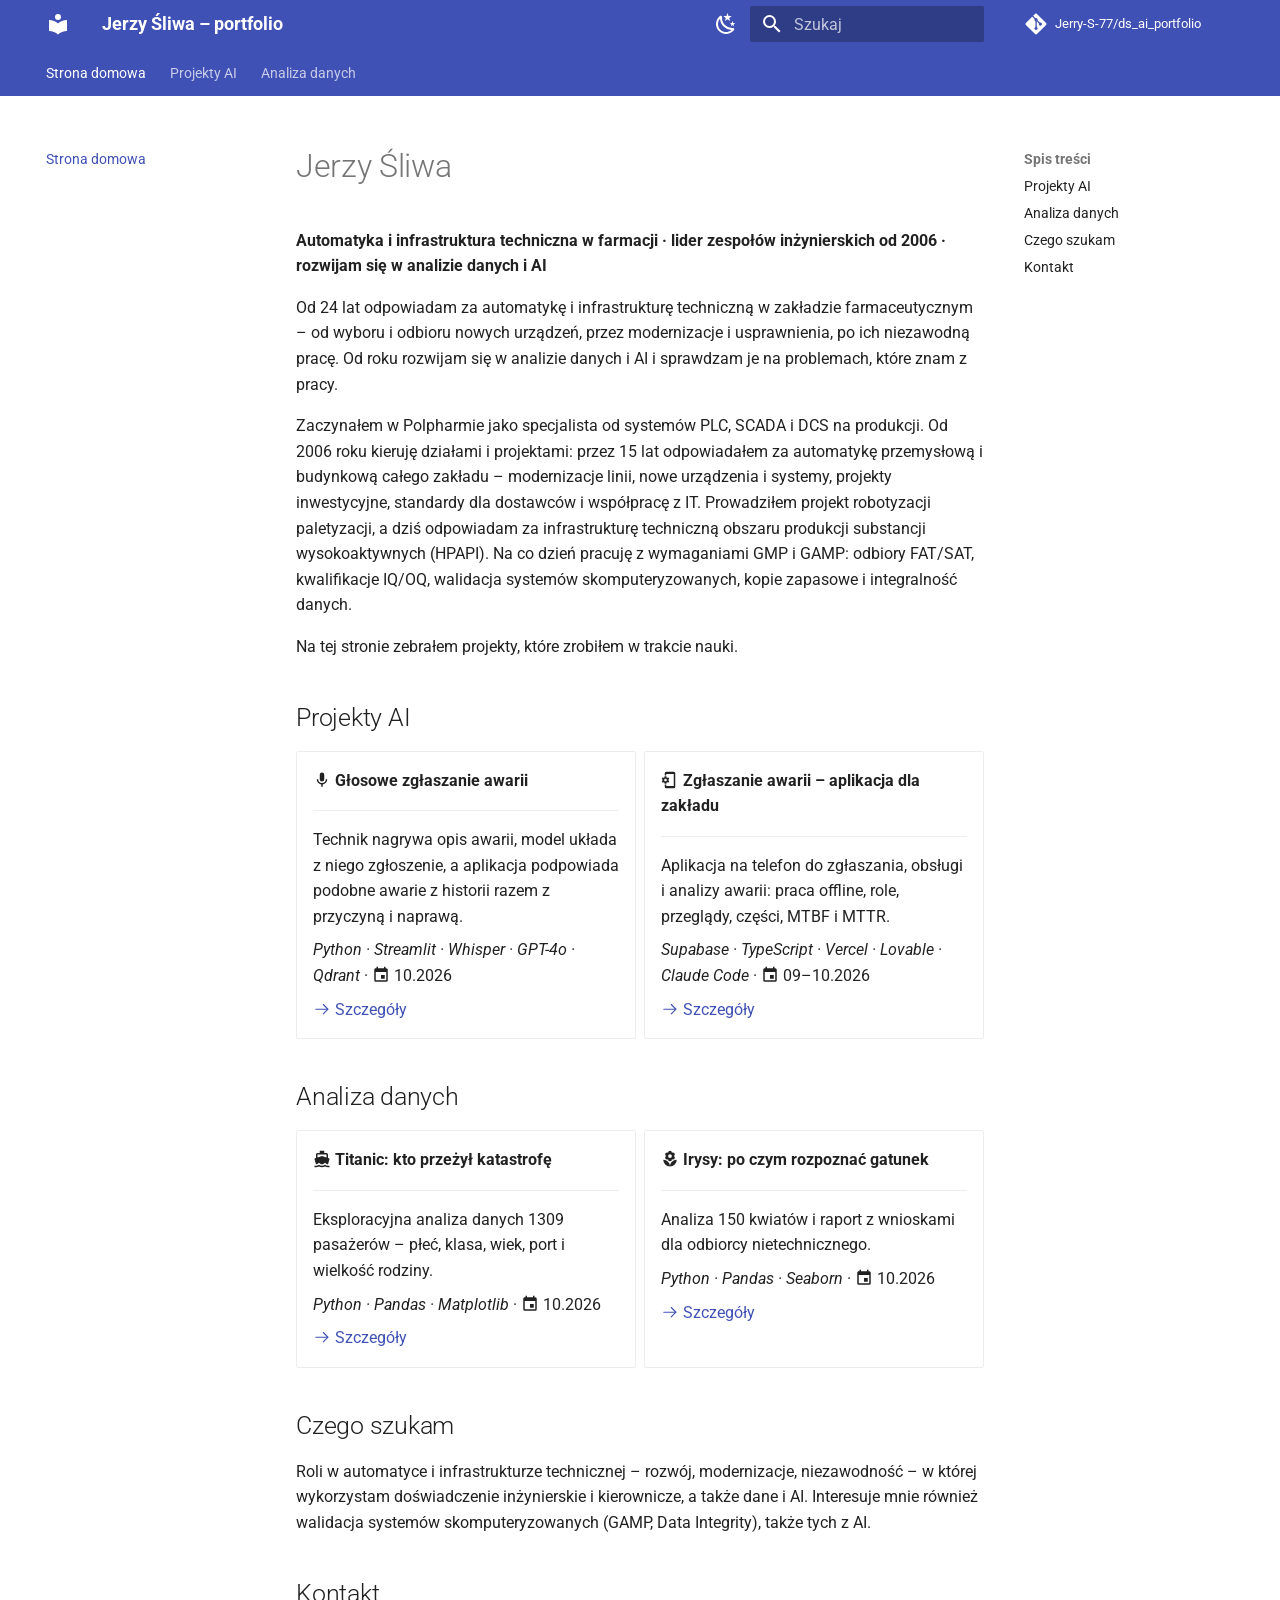
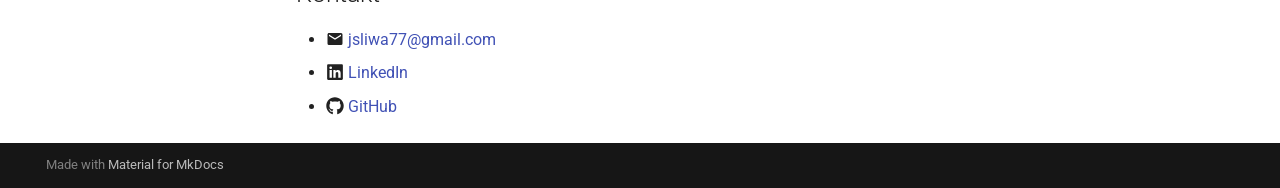
<file: index.html>
<!doctype html>
<html lang="pl" class="no-js">
  <head>
    
      <meta charset="utf-8">
      <meta name="viewport" content="width=device-width,initial-scale=1">
      
        <meta name="description" content="Automatyka i infrastruktura techniczna w farmacji – moje projekty z analizy danych i AI.">
      
      
        <meta name="author" content="Jerzy Śliwa">
      
      
        <link rel="canonical" href="https://jerry-s-77.github.io/ds_ai_portfolio/">
      
      
      
        <link rel="next" href="glosowe_zglaszanie_awarii/">
      
      
        
      
      
      <link rel="icon" href="assets/images/favicon.png">
      <meta name="generator" content="mkdocs-1.6.1, mkdocs-material-9.8.0">
    
    
      
        <title>Jerzy Śliwa – portfolio</title>
      
    
    
      <link rel="stylesheet" href="assets/stylesheets/main.57a0d79d.min.css">
      
        
        <link rel="stylesheet" href="assets/stylesheets/palette.fb2fffe2.min.css">
      
      


    
    
      
    
    
      
        
        
        <link rel="preconnect" href="https://fonts.gstatic.com" crossorigin>
        <link rel="stylesheet" href="https://fonts.googleapis.com/css?family=Roboto:300,300i,400,400i,700,700i%7CRoboto+Mono:400,400i,700,700i&display=fallback">
        <style>:root{--md-text-font:"Roboto";--md-code-font:"Roboto Mono"}</style>
      
    
    
      <link rel="stylesheet" href="assets/extra.css">
    
    <script>__md_scope=new URL(".",location),__md_hash=e=>[...e].reduce(((e,_)=>(e<<5)-e+_.charCodeAt(0)),0),__md_get=(e,_=localStorage,t=__md_scope)=>JSON.parse(_.getItem(t.pathname+"."+e)),__md_set=(e,_,t=localStorage,a=__md_scope)=>{try{t.setItem(a.pathname+"."+e,JSON.stringify(_))}catch(e){}}</script>
    
      

    
    
  
    
    <meta property="og:type" content="website">
    <meta property="og:title" content="Jerzy Śliwa – portfolio">
    <meta property="og:description" content="Automatyka i infrastruktura techniczna w farmacji – moje projekty z analizy danych i AI.">
    <meta property="og:url" content="https://jerry-s-77.github.io/ds_ai_portfolio/">
    <meta property="og:image" content="https://jerry-s-77.github.io/ds_ai_portfolio/assets/podglad.png">
    <meta property="og:image:width" content="1512">
    <meta property="og:image:height" content="791">
    <meta property="og:locale" content="pl_PL">
    <meta name="twitter:card" content="summary_large_image">
    <meta name="twitter:image" content="https://jerry-s-77.github.io/ds_ai_portfolio/assets/podglad.png">
  

  </head>
  
  
    
    
      
    
    
    
    
    <body dir="ltr" data-md-color-scheme="default" data-md-color-primary="indigo" data-md-color-accent="teal">
  
    
    <input class="md-toggle" data-md-toggle="drawer" type="checkbox" id="__drawer" autocomplete="off">
    <input class="md-toggle" data-md-toggle="search" type="checkbox" id="__search" autocomplete="off">
    <label class="md-overlay" for="__drawer"></label>
    <div data-md-component="skip">
      
        
        <a href="#jerzy-sliwa" class="md-skip">
          Przejdź do treści
        </a>
      
    </div>
    <div data-md-component="announce">
      
    </div>
    
    
      

<header class="md-header" data-md-component="header">
  <nav class="md-header__inner md-grid" aria-label="Nagłówek">
    <a href="." title="Jerzy Śliwa – portfolio" class="md-header__button md-logo" aria-label="Jerzy Śliwa – portfolio" data-md-component="logo">
      
  
  <svg xmlns="http://www.w3.org/2000/svg" viewBox="0 0 24 24"><path d="M12 8a3 3 0 0 0 3-3 3 3 0 0 0-3-3 3 3 0 0 0-3 3 3 3 0 0 0 3 3m0 3.54C9.64 9.35 6.5 8 3 8v11c3.5 0 6.64 1.35 9 3.54 2.36-2.19 5.5-3.54 9-3.54V8c-3.5 0-6.64 1.35-9 3.54"/></svg>

    </a>
    <label class="md-header__button md-icon" for="__drawer">
      
      <svg xmlns="http://www.w3.org/2000/svg" viewBox="0 0 24 24"><path d="M3 6h18v2H3zm0 5h18v2H3zm0 5h18v2H3z"/></svg>
    </label>
    <div class="md-header__title" data-md-component="header-title">
      <div class="md-header__ellipsis">
        <div class="md-header__topic">
          <span class="md-ellipsis">
            Jerzy Śliwa – portfolio
          </span>
        </div>
        <div class="md-header__topic" data-md-component="header-topic">
          <span class="md-ellipsis">
            
              Strona domowa
            
          </span>
        </div>
      </div>
    </div>
    
      
        <form class="md-header__option" data-md-component="palette">
  
    
    
    
    <input class="md-option" data-md-color-media="" data-md-color-scheme="default" data-md-color-primary="indigo" data-md-color-accent="teal"  aria-label="Tryb ciemny"  type="radio" name="__palette" id="__palette_0">
    
      <label class="md-header__button md-icon" title="Tryb ciemny" for="__palette_1" hidden>
        <svg xmlns="http://www.w3.org/2000/svg" viewBox="0 0 24 24"><path d="m17.75 4.09-2.53 1.94.91 3.06-2.63-1.81-2.63 1.81.91-3.06-2.53-1.94L12.44 4l1.06-3 1.06 3zm3.5 6.91-1.64 1.25.59 1.98-1.7-1.17-1.7 1.17.59-1.98L15.75 11l2.06-.05L18.5 9l.69 1.95zm-2.28 4.95c.83-.08 1.72 1.1 1.19 1.85-.32.45-.66.87-1.08 1.27C15.17 23 8.84 23 4.94 19.07c-3.91-3.9-3.91-10.24 0-14.14.4-.4.82-.76 1.27-1.08.75-.53 1.93.36 1.85 1.19-.27 2.86.69 5.83 2.89 8.02a9.96 9.96 0 0 0 8.02 2.89m-1.64 2.02a12.08 12.08 0 0 1-7.8-3.47c-2.17-2.19-3.33-5-3.49-7.82-2.81 3.14-2.7 7.96.31 10.98 3.02 3.01 7.84 3.12 10.98.31"/></svg>
      </label>
    
  
    
    
    
    <input class="md-option" data-md-color-media="" data-md-color-scheme="slate" data-md-color-primary="indigo" data-md-color-accent="teal"  aria-label="Tryb jasny"  type="radio" name="__palette" id="__palette_1">
    
      <label class="md-header__button md-icon" title="Tryb jasny" for="__palette_0" hidden>
        <svg xmlns="http://www.w3.org/2000/svg" viewBox="0 0 24 24"><path d="M12 7a5 5 0 0 1 5 5 5 5 0 0 1-5 5 5 5 0 0 1-5-5 5 5 0 0 1 5-5m0 2a3 3 0 0 0-3 3 3 3 0 0 0 3 3 3 3 0 0 0 3-3 3 3 0 0 0-3-3m0-7 2.39 3.42C13.65 5.15 12.84 5 12 5s-1.65.15-2.39.42zM3.34 7l4.16-.35A7.2 7.2 0 0 0 5.94 8.5c-.44.74-.69 1.5-.83 2.29zm.02 10 1.76-3.77a7.131 7.131 0 0 0 2.38 4.14zM20.65 7l-1.77 3.79a7.02 7.02 0 0 0-2.38-4.15zm-.01 10-4.14.36c.59-.51 1.12-1.14 1.54-1.86.42-.73.69-1.5.83-2.29zM12 22l-2.41-3.44c.74.27 1.55.44 2.41.44.82 0 1.63-.17 2.37-.44z"/></svg>
      </label>
    
  
</form>
      
    
    
      <script>var palette=__md_get("__palette");if(palette&&palette.color){if("(prefers-color-scheme)"===palette.color.media){var media=matchMedia("(prefers-color-scheme: light)"),input=document.querySelector(media.matches?"[data-md-color-media='(prefers-color-scheme: light)']":"[data-md-color-media='(prefers-color-scheme: dark)']");palette.color.media=input.getAttribute("data-md-color-media"),palette.color.scheme=input.getAttribute("data-md-color-scheme"),palette.color.primary=input.getAttribute("data-md-color-primary"),palette.color.accent=input.getAttribute("data-md-color-accent")}for(var[key,value]of Object.entries(palette.color))document.body.setAttribute("data-md-color-"+key,value)}</script>
    
    
    
      
      
        <label class="md-header__button md-icon" for="__search">
          
          <svg xmlns="http://www.w3.org/2000/svg" viewBox="0 0 24 24"><path d="M9.5 3A6.5 6.5 0 0 1 16 9.5c0 1.61-.59 3.09-1.56 4.23l.27.27h.79l5 5-1.5 1.5-5-5v-.79l-.27-.27A6.52 6.52 0 0 1 9.5 16 6.5 6.5 0 0 1 3 9.5 6.5 6.5 0 0 1 9.5 3m0 2C7 5 5 7 5 9.5S7 14 9.5 14 14 12 14 9.5 12 5 9.5 5"/></svg>
        </label>
        <div class="md-search" data-md-component="search" role="dialog">
  <label class="md-search__overlay" for="__search"></label>
  <div class="md-search__inner" role="search">
    <form class="md-search__form" name="search">
      <input type="text" class="md-search__input" name="query" aria-label="Szukaj" placeholder="Szukaj" autocapitalize="off" autocorrect="off" autocomplete="off" spellcheck="false" data-md-component="search-query" required>
      <label class="md-search__icon md-icon" for="__search">
        
        <svg xmlns="http://www.w3.org/2000/svg" viewBox="0 0 24 24"><path d="M9.5 3A6.5 6.5 0 0 1 16 9.5c0 1.61-.59 3.09-1.56 4.23l.27.27h.79l5 5-1.5 1.5-5-5v-.79l-.27-.27A6.52 6.52 0 0 1 9.5 16 6.5 6.5 0 0 1 3 9.5 6.5 6.5 0 0 1 9.5 3m0 2C7 5 5 7 5 9.5S7 14 9.5 14 14 12 14 9.5 12 5 9.5 5"/></svg>
        
        <svg xmlns="http://www.w3.org/2000/svg" viewBox="0 0 24 24"><path d="M20 11v2H8l5.5 5.5-1.42 1.42L4.16 12l7.92-7.92L13.5 5.5 8 11z"/></svg>
      </label>
      <nav class="md-search__options" aria-label="Szukaj">
        
        <button type="reset" class="md-search__icon md-icon" title="Wyczyść" aria-label="Wyczyść" tabindex="-1">
          
          <svg xmlns="http://www.w3.org/2000/svg" viewBox="0 0 24 24"><path d="M19 6.41 17.59 5 12 10.59 6.41 5 5 6.41 10.59 12 5 17.59 6.41 19 12 13.41 17.59 19 19 17.59 13.41 12z"/></svg>
        </button>
      </nav>
      
    </form>
    <div class="md-search__output">
      <div class="md-search__scrollwrap" tabindex="0" data-md-scrollfix>
        <div class="md-search-result" data-md-component="search-result">
          <div class="md-search-result__meta">
            Inicjowanie wyszukiwania
          </div>
          <ol class="md-search-result__list" role="presentation"></ol>
        </div>
      </div>
    </div>
  </div>
</div>
      
    
    
      <div class="md-header__source">
        <a href="https://github.com/Jerry-S-77/ds_ai_portfolio" title="Przejdź do repozytorium" class="md-source" data-md-component="source">
  <div class="md-source__icon md-icon">
    
    <svg xmlns="http://www.w3.org/2000/svg" viewBox="0 0 448 512"><!--! Font Awesome Free 7.1.0 by @fontawesome - https://fontawesome.com License - https://fontawesome.com/license/free (Icons: CC BY 4.0, Fonts: SIL OFL 1.1, Code: MIT License) Copyright 2025 Fonticons, Inc.--><path d="M439.6 236.1 244 40.5c-5.4-5.5-12.8-8.5-20.4-8.5s-15 3-20.4 8.4L162.5 81l51.5 51.5c27.1-9.1 52.7 16.8 43.4 43.7l49.7 49.7c34.2-11.8 61.2 31 35.5 56.7-26.5 26.5-70.2-2.9-56-37.3L240.3 199v121.9c25.3 12.5 22.3 41.8 9.1 55-6.4 6.4-15.2 10.1-24.3 10.1s-17.8-3.6-24.3-10.1c-17.6-17.6-11.1-46.9 11.2-56v-123c-20.8-8.5-24.6-30.7-18.6-45L142.6 101 8.5 235.1C3 240.6 0 247.9 0 255.5s3 15 8.5 20.4l195.6 195.7c5.4 5.4 12.7 8.4 20.4 8.4s15-3 20.4-8.4l194.7-194.7c5.4-5.4 8.4-12.8 8.4-20.4s-3-15-8.4-20.4"/></svg>
  </div>
  <div class="md-source__repository">
    Jerry-S-77/ds_ai_portfolio
  </div>
</a>
      </div>
    
  </nav>
  
</header>
    
    <div class="md-container" data-md-component="container">
      
      
        
          
            
<nav class="md-tabs" aria-label="Zakładki" data-md-component="tabs">
  <div class="md-grid">
    <ul class="md-tabs__list">
      
        
  
  
  
    
  
  
    <li class="md-tabs__item md-tabs__item--active">
      <a href="." class="md-tabs__link">
        
  
  
    
  
  Strona domowa

      </a>
    </li>
  

      
        
  
  
  
  
    
    
      <li class="md-tabs__item">
        <a href="glosowe_zglaszanie_awarii/" class="md-tabs__link">
          
  
  
  Projekty AI

        </a>
      </li>
    
  

      
        
  
  
  
  
    
    
      <li class="md-tabs__item">
        <a href="titanic/" class="md-tabs__link">
          
  
  
  Analiza danych

        </a>
      </li>
    
  

      
    </ul>
  </div>
</nav>
          
        
      
      <main class="md-main" data-md-component="main">
        <div class="md-main__inner md-grid">
          
            
              
              <div class="md-sidebar md-sidebar--primary" data-md-component="sidebar" data-md-type="navigation" >
                <div class="md-sidebar__scrollwrap">
                  <div class="md-sidebar__inner">
                    


  


<nav class="md-nav md-nav--primary md-nav--lifted" aria-label="Nawigacja" data-md-level="0">
  <label class="md-nav__title" for="__drawer">
    <a href="." title="Jerzy Śliwa – portfolio" class="md-nav__button md-logo" aria-label="Jerzy Śliwa – portfolio" data-md-component="logo">
      
  
  <svg xmlns="http://www.w3.org/2000/svg" viewBox="0 0 24 24"><path d="M12 8a3 3 0 0 0 3-3 3 3 0 0 0-3-3 3 3 0 0 0-3 3 3 3 0 0 0 3 3m0 3.54C9.64 9.35 6.5 8 3 8v11c3.5 0 6.64 1.35 9 3.54 2.36-2.19 5.5-3.54 9-3.54V8c-3.5 0-6.64 1.35-9 3.54"/></svg>

    </a>
    Jerzy Śliwa – portfolio
  </label>
  
    <div class="md-nav__source">
      <a href="https://github.com/Jerry-S-77/ds_ai_portfolio" title="Przejdź do repozytorium" class="md-source" data-md-component="source">
  <div class="md-source__icon md-icon">
    
    <svg xmlns="http://www.w3.org/2000/svg" viewBox="0 0 448 512"><!--! Font Awesome Free 7.1.0 by @fontawesome - https://fontawesome.com License - https://fontawesome.com/license/free (Icons: CC BY 4.0, Fonts: SIL OFL 1.1, Code: MIT License) Copyright 2025 Fonticons, Inc.--><path d="M439.6 236.1 244 40.5c-5.4-5.5-12.8-8.5-20.4-8.5s-15 3-20.4 8.4L162.5 81l51.5 51.5c27.1-9.1 52.7 16.8 43.4 43.7l49.7 49.7c34.2-11.8 61.2 31 35.5 56.7-26.5 26.5-70.2-2.9-56-37.3L240.3 199v121.9c25.3 12.5 22.3 41.8 9.1 55-6.4 6.4-15.2 10.1-24.3 10.1s-17.8-3.6-24.3-10.1c-17.6-17.6-11.1-46.9 11.2-56v-123c-20.8-8.5-24.6-30.7-18.6-45L142.6 101 8.5 235.1C3 240.6 0 247.9 0 255.5s3 15 8.5 20.4l195.6 195.7c5.4 5.4 12.7 8.4 20.4 8.4s15-3 20.4-8.4l194.7-194.7c5.4-5.4 8.4-12.8 8.4-20.4s-3-15-8.4-20.4"/></svg>
  </div>
  <div class="md-source__repository">
    Jerry-S-77/ds_ai_portfolio
  </div>
</a>
    </div>
  
  <ul class="md-nav__list" data-md-scrollfix>
    
      
      
  
  
    
  
  
  
    <li class="md-nav__item md-nav__item--active">
      
      <input class="md-nav__toggle md-toggle" type="checkbox" id="__toc">
      
      
        
      
      
        <label class="md-nav__link md-nav__link--active" for="__toc">
          
  
  
  <span class="md-ellipsis">
    
  
    Strona domowa
  

    
  </span>
  
  

          <span class="md-nav__icon md-icon"></span>
        </label>
      
      <a href="." class="md-nav__link md-nav__link--active">
        
  
  
  <span class="md-ellipsis">
    
  
    Strona domowa
  

    
  </span>
  
  

      </a>
      
        

<nav class="md-nav md-nav--secondary" aria-label="Spis treści">
  
  
  
    
  
  
    <label class="md-nav__title" for="__toc">
      <span class="md-nav__icon md-icon"></span>
      Spis treści
    </label>
    <ul class="md-nav__list" data-md-component="toc" data-md-scrollfix>
      
        <li class="md-nav__item">
  <a href="#projekty-ai" class="md-nav__link">
    <span class="md-ellipsis">
      
        Projekty AI
      
    </span>
  </a>
  
</li>
      
        <li class="md-nav__item">
  <a href="#analiza-danych" class="md-nav__link">
    <span class="md-ellipsis">
      
        Analiza danych
      
    </span>
  </a>
  
</li>
      
        <li class="md-nav__item">
  <a href="#czego-szukam" class="md-nav__link">
    <span class="md-ellipsis">
      
        Czego szukam
      
    </span>
  </a>
  
</li>
      
        <li class="md-nav__item">
  <a href="#kontakt" class="md-nav__link">
    <span class="md-ellipsis">
      
        Kontakt
      
    </span>
  </a>
  
</li>
      
    </ul>
  
</nav>
      
    </li>
  

    
      
      
  
  
  
  
    
    
    
    
      
      
    
    
    <li class="md-nav__item md-nav__item--nested">
      
        
        
        <input class="md-nav__toggle md-toggle " type="checkbox" id="__nav_2" >
        
          
          <label class="md-nav__link" for="__nav_2" id="__nav_2_label" tabindex="0">
            
  
  
  <span class="md-ellipsis">
    
  
    Projekty AI
  

    
  </span>
  
  

            <span class="md-nav__icon md-icon"></span>
          </label>
        
        <nav class="md-nav" data-md-level="1" aria-labelledby="__nav_2_label" aria-expanded="false">
          <label class="md-nav__title" for="__nav_2">
            <span class="md-nav__icon md-icon"></span>
            
  
    Projekty AI
  

          </label>
          <ul class="md-nav__list" data-md-scrollfix>
            
              
                
  
  
  
  
    <li class="md-nav__item">
      <a href="glosowe_zglaszanie_awarii/" class="md-nav__link">
        
  
  
  <span class="md-ellipsis">
    
  
    Głosowe zgłaszanie awarii
  

    
  </span>
  
  

      </a>
    </li>
  

              
            
              
                
  
  
  
  
    <li class="md-nav__item">
      <a href="zgloszenia_awarii/" class="md-nav__link">
        
  
  
  <span class="md-ellipsis">
    
  
    Zgłaszanie awarii
  

    
  </span>
  
  

      </a>
    </li>
  

              
            
          </ul>
        </nav>
      
    </li>
  

    
      
      
  
  
  
  
    
    
    
    
      
      
    
    
    <li class="md-nav__item md-nav__item--nested">
      
        
        
        <input class="md-nav__toggle md-toggle " type="checkbox" id="__nav_3" >
        
          
          <label class="md-nav__link" for="__nav_3" id="__nav_3_label" tabindex="0">
            
  
  
  <span class="md-ellipsis">
    
  
    Analiza danych
  

    
  </span>
  
  

            <span class="md-nav__icon md-icon"></span>
          </label>
        
        <nav class="md-nav" data-md-level="1" aria-labelledby="__nav_3_label" aria-expanded="false">
          <label class="md-nav__title" for="__nav_3">
            <span class="md-nav__icon md-icon"></span>
            
  
    Analiza danych
  

          </label>
          <ul class="md-nav__list" data-md-scrollfix>
            
              
                
  
  
  
  
    <li class="md-nav__item">
      <a href="titanic/" class="md-nav__link">
        
  
  
  <span class="md-ellipsis">
    
  
    Titanic
  

    
  </span>
  
  

      </a>
    </li>
  

              
            
              
                
  
  
  
  
    <li class="md-nav__item">
      <a href="iris/" class="md-nav__link">
        
  
  
  <span class="md-ellipsis">
    
  
    Irysy
  

    
  </span>
  
  

      </a>
    </li>
  

              
            
          </ul>
        </nav>
      
    </li>
  

    
  </ul>
</nav>
                  </div>
                </div>
              </div>
            
            
              
              <div class="md-sidebar md-sidebar--secondary" data-md-component="sidebar" data-md-type="toc" >
                <div class="md-sidebar__scrollwrap">
                  <div class="md-sidebar__inner">
                    

<nav class="md-nav md-nav--secondary" aria-label="Spis treści">
  
  
  
    
  
  
    <label class="md-nav__title" for="__toc">
      <span class="md-nav__icon md-icon"></span>
      Spis treści
    </label>
    <ul class="md-nav__list" data-md-component="toc" data-md-scrollfix>
      
        <li class="md-nav__item">
  <a href="#projekty-ai" class="md-nav__link">
    <span class="md-ellipsis">
      
        Projekty AI
      
    </span>
  </a>
  
</li>
      
        <li class="md-nav__item">
  <a href="#analiza-danych" class="md-nav__link">
    <span class="md-ellipsis">
      
        Analiza danych
      
    </span>
  </a>
  
</li>
      
        <li class="md-nav__item">
  <a href="#czego-szukam" class="md-nav__link">
    <span class="md-ellipsis">
      
        Czego szukam
      
    </span>
  </a>
  
</li>
      
        <li class="md-nav__item">
  <a href="#kontakt" class="md-nav__link">
    <span class="md-ellipsis">
      
        Kontakt
      
    </span>
  </a>
  
</li>
      
    </ul>
  
</nav>
                  </div>
                </div>
              </div>
            
          
          
            <div class="md-content" data-md-component="content">
              
              <article class="md-content__inner md-typeset">
                
                  


  
  


<h1 id="jerzy-sliwa">Jerzy Śliwa</h1>
<p><strong>Automatyka i infrastruktura techniczna w farmacji · lider zespołów inżynierskich od 2006 · rozwijam się w analizie danych i AI</strong></p>
<p>Od 24 lat odpowiadam za automatykę i infrastrukturę techniczną w zakładzie farmaceutycznym – od wyboru
i odbioru nowych urządzeń, przez modernizacje i usprawnienia, po ich niezawodną pracę. Od roku rozwijam się
w analizie danych i AI i sprawdzam je na problemach, które znam z pracy.</p>
<p>Zaczynałem w Polpharmie jako specjalista od systemów PLC, SCADA i DCS na produkcji. Od 2006 roku kieruję działami
i projektami: przez 15 lat odpowiadałem za automatykę przemysłową i budynkową całego zakładu – modernizacje linii,
nowe urządzenia i systemy, projekty inwestycyjne, standardy dla dostawców i współpracę z IT. Prowadziłem projekt
robotyzacji paletyzacji, a dziś odpowiadam za infrastrukturę techniczną obszaru produkcji substancji
wysokoaktywnych (HPAPI). Na co dzień pracuję
z wymaganiami GMP i GAMP: odbiory FAT/SAT, kwalifikacje IQ/OQ, walidacja systemów skomputeryzowanych,
kopie zapasowe i integralność danych.</p>
<p>Na tej stronie zebrałem projekty, które zrobiłem w trakcie nauki.</p>
<h2 id="projekty-ai">Projekty AI</h2>
<div class="grid cards">
<ul>
<li>
<p><span class="twemoji"><svg xmlns="http://www.w3.org/2000/svg" viewBox="0 0 24 24"><path d="M12 2a3 3 0 0 1 3 3v6a3 3 0 0 1-3 3 3 3 0 0 1-3-3V5a3 3 0 0 1 3-3m7 9c0 3.53-2.61 6.44-6 6.93V21h-2v-3.07c-3.39-.49-6-3.4-6-6.93h2a5 5 0 0 0 5 5 5 5 0 0 0 5-5z"/></svg></span> <strong>Głosowe zgłaszanie awarii</strong></p>
<hr />
<p>Technik nagrywa opis awarii, model układa z niego zgłoszenie, a aplikacja podpowiada podobne awarie
z historii razem z przyczyną i naprawą.</p>
<p><em>Python · Streamlit · Whisper · GPT-4o · Qdrant</em> · <span class="twemoji"><svg xmlns="http://www.w3.org/2000/svg" viewBox="0 0 24 24"><path d="M19 19H5V8h14m-3-7v2H8V1H6v2H5c-1.11 0-2 .89-2 2v14a2 2 0 0 0 2 2h14a2 2 0 0 0 2-2V5a2 2 0 0 0-2-2h-1V1m-1 11h-5v5h5z"/></svg></span> 10.2026</p>
<p><a href="glosowe_zglaszanie_awarii/"><span class="twemoji"><svg xmlns="http://www.w3.org/2000/svg" viewBox="0 0 24 24"><path d="M13.22 19.03a.75.75 0 0 1 0-1.06L18.19 13H3.75a.75.75 0 0 1 0-1.5h14.44l-4.97-4.97a.749.749 0 0 1 .326-1.275.75.75 0 0 1 .734.215l6.25 6.25a.75.75 0 0 1 0 1.06l-6.25 6.25a.75.75 0 0 1-1.06 0"/></svg></span> Szczegóły</a></p>
</li>
<li>
<p><span class="twemoji"><svg xmlns="http://www.w3.org/2000/svg" viewBox="0 0 24 24"><path d="M9.82 12.5c.02-.17.04-.33.04-.5s-.02-.33-.04-.5l1.08-.81c.1-.07.1-.19.06-.32L9.93 8.64c-.06-.11-.2-.14-.31-.11l-1.28.5c-.27-.2-.56-.36-.87-.49l-.2-1.33c0-.12-.11-.21-.24-.21H5c-.15 0-.26.09-.28.21L4.5 8.53c-.29.12-.58.3-.85.47l-1.28-.5c-.12-.03-.25 0-.31.13l-1.03 1.73c-.06.14-.03.25.07.33l1.08.81c-.02.17-.03.34-.03.5 0 .17.02.33.04.5l-1.09.82c-.1.07-.1.21-.06.32l1.03 1.73c.06.13.2.13.31.13l1.28-.5c.27.18.56.34.87.47l.2 1.32c.01.12.12.21.27.21h2.04c.13 0 .24-.09.25-.21l.21-1.32c.3-.12.59-.3.86-.47l1.28.5c.12.03.25 0 .31-.13L11 13.64c.04-.11 0-.24-.08-.32zM6 13.75c-1 0-1.8-.78-1.8-1.75S5 10.25 6 10.25s1.8.78 1.8 1.75S7 13.75 6 13.75M17 1H7a2 2 0 0 0-2 2v3h2V4h10v16H7v-2H5v3a2 2 0 0 0 2 2h10a2 2 0 0 0 2-2V3a2 2 0 0 0-2-2"/></svg></span> <strong>Zgłaszanie awarii – aplikacja dla zakładu</strong></p>
<hr />
<p>Aplikacja na telefon do zgłaszania, obsługi i analizy awarii: praca offline, role, przeglądy, części,
MTBF i MTTR.</p>
<p><em>Supabase · TypeScript · Vercel · Lovable · Claude Code</em> · <span class="twemoji"><svg xmlns="http://www.w3.org/2000/svg" viewBox="0 0 24 24"><path d="M19 19H5V8h14m-3-7v2H8V1H6v2H5c-1.11 0-2 .89-2 2v14a2 2 0 0 0 2 2h14a2 2 0 0 0 2-2V5a2 2 0 0 0-2-2h-1V1m-1 11h-5v5h5z"/></svg></span> 09–10.2026</p>
<p><a href="zgloszenia_awarii/"><span class="twemoji"><svg xmlns="http://www.w3.org/2000/svg" viewBox="0 0 24 24"><path d="M13.22 19.03a.75.75 0 0 1 0-1.06L18.19 13H3.75a.75.75 0 0 1 0-1.5h14.44l-4.97-4.97a.749.749 0 0 1 .326-1.275.75.75 0 0 1 .734.215l6.25 6.25a.75.75 0 0 1 0 1.06l-6.25 6.25a.75.75 0 0 1-1.06 0"/></svg></span> Szczegóły</a></p>
</li>
</ul>
</div>
<h2 id="analiza-danych">Analiza danych</h2>
<div class="grid cards">
<ul>
<li>
<p><span class="twemoji"><svg xmlns="http://www.w3.org/2000/svg" viewBox="0 0 24 24"><path d="M6 6h12v3.96L12 8 6 9.96M3.94 19H4c1.6 0 3-.88 4-2 1 1.12 2.4 2 4 2s3-.88 4-2c1 1.12 2.4 2 4 2h.05l1.9-6.69c.08-.25.05-.53-.06-.77-.13-.24-.34-.42-.6-.5L20 10.62V6a2 2 0 0 0-2-2h-3V1H9v3H6a2 2 0 0 0-2 2v4.62l-1.29.42c-.26.08-.47.26-.6.5-.11.24-.14.52-.06.77M20 21c-1.39 0-2.78-.47-4-1.33-2.44 1.71-5.56 1.71-8 0C6.78 20.53 5.39 21 4 21H2v2h2c1.37 0 2.74-.35 4-1 2.5 1.3 5.5 1.3 8 0 1.26.65 2.62 1 4 1h2v-2z"/></svg></span> <strong>Titanic: kto przeżył katastrofę</strong></p>
<hr />
<p>Eksploracyjna analiza danych 1309 pasażerów – płeć, klasa, wiek, port i wielkość rodziny.</p>
<p><em>Python · Pandas · Matplotlib</em> · <span class="twemoji"><svg xmlns="http://www.w3.org/2000/svg" viewBox="0 0 24 24"><path d="M19 19H5V8h14m-3-7v2H8V1H6v2H5c-1.11 0-2 .89-2 2v14a2 2 0 0 0 2 2h14a2 2 0 0 0 2-2V5a2 2 0 0 0-2-2h-1V1m-1 11h-5v5h5z"/></svg></span> 10.2026</p>
<p><a href="titanic/"><span class="twemoji"><svg xmlns="http://www.w3.org/2000/svg" viewBox="0 0 24 24"><path d="M13.22 19.03a.75.75 0 0 1 0-1.06L18.19 13H3.75a.75.75 0 0 1 0-1.5h14.44l-4.97-4.97a.749.749 0 0 1 .326-1.275.75.75 0 0 1 .734.215l6.25 6.25a.75.75 0 0 1 0 1.06l-6.25 6.25a.75.75 0 0 1-1.06 0"/></svg></span> Szczegóły</a></p>
</li>
<li>
<p><span class="twemoji"><svg xmlns="http://www.w3.org/2000/svg" viewBox="0 0 24 24"><path d="M3 13a9 9 0 0 0 9 9c0-5-4.03-9-9-9m9-7.5A2.5 2.5 0 0 1 14.5 8a2.5 2.5 0 0 1-2.5 2.5A2.5 2.5 0 0 1 9.5 8 2.5 2.5 0 0 1 12 5.5m-6.4 4.75a2.5 2.5 0 0 0 2.5 2.5c.53 0 1.02-.17 1.4-.44v.19A2.5 2.5 0 0 0 12 15a2.5 2.5 0 0 0 2.5-2.5v-.19c.38.27.87.44 1.4.44a2.5 2.5 0 0 0 2.5-2.5c0-1-.59-1.85-1.43-2.25.84-.4 1.43-1.26 1.43-2.25a2.5 2.5 0 0 0-2.5-2.5c-.53 0-1.02.16-1.4.44V3.5A2.5 2.5 0 0 0 12 1a2.5 2.5 0 0 0-2.5 2.5v.19c-.38-.28-.87-.44-1.4-.44a2.5 2.5 0 0 0-2.5 2.5c0 .99.59 1.85 1.43 2.25-.84.4-1.43 1.25-1.43 2.25M12 22a9 9 0 0 0 9-9c-5 0-9 4-9 9"/></svg></span> <strong>Irysy: po czym rozpoznać gatunek</strong></p>
<hr />
<p>Analiza 150 kwiatów i raport z wnioskami dla odbiorcy nietechnicznego.</p>
<p><em>Python · Pandas · Seaborn</em> · <span class="twemoji"><svg xmlns="http://www.w3.org/2000/svg" viewBox="0 0 24 24"><path d="M19 19H5V8h14m-3-7v2H8V1H6v2H5c-1.11 0-2 .89-2 2v14a2 2 0 0 0 2 2h14a2 2 0 0 0 2-2V5a2 2 0 0 0-2-2h-1V1m-1 11h-5v5h5z"/></svg></span> 10.2026</p>
<p><a href="iris/"><span class="twemoji"><svg xmlns="http://www.w3.org/2000/svg" viewBox="0 0 24 24"><path d="M13.22 19.03a.75.75 0 0 1 0-1.06L18.19 13H3.75a.75.75 0 0 1 0-1.5h14.44l-4.97-4.97a.749.749 0 0 1 .326-1.275.75.75 0 0 1 .734.215l6.25 6.25a.75.75 0 0 1 0 1.06l-6.25 6.25a.75.75 0 0 1-1.06 0"/></svg></span> Szczegóły</a></p>
</li>
</ul>
</div>
<h2 id="czego-szukam">Czego szukam</h2>
<p>Roli w automatyce i infrastrukturze technicznej – rozwój, modernizacje, niezawodność – w której wykorzystam
doświadczenie inżynierskie i kierownicze, a także dane i AI. Interesuje mnie również walidacja systemów
skomputeryzowanych (GAMP, Data Integrity), także tych z AI.</p>
<h2 id="kontakt">Kontakt</h2>
<ul>
<li><span class="twemoji"><svg xmlns="http://www.w3.org/2000/svg" viewBox="0 0 24 24"><path d="m20 8-8 5-8-5V6l8 5 8-5m0-2H4c-1.11 0-2 .89-2 2v12a2 2 0 0 0 2 2h16a2 2 0 0 0 2-2V6a2 2 0 0 0-2-2"/></svg></span> <a href="mailto:jsliwa77@gmail.com">jsliwa77@gmail.com</a></li>
<li><span class="twemoji"><svg xmlns="http://www.w3.org/2000/svg" viewBox="0 0 448 512"><!--! Font Awesome Free 7.1.0 by @fontawesome - https://fontawesome.com License - https://fontawesome.com/license/free (Icons: CC BY 4.0, Fonts: SIL OFL 1.1, Code: MIT License) Copyright 2025 Fonticons, Inc.--><path d="M416 32H31.9C14.3 32 0 46.5 0 64.3v383.4C0 465.5 14.3 480 31.9 480H416c17.6 0 32-14.5 32-32.3V64.3c0-17.8-14.4-32.3-32-32.3M135.4 416H69V202.2h66.5V416zM102.2 96a38.5 38.5 0 1 1 0 77 38.5 38.5 0 1 1 0-77m282.1 320h-66.4V312c0-24.8-.5-56.7-34.5-56.7-34.6 0-39.9 27-39.9 54.9V416h-66.4V202.2h63.7v29.2h.9c8.9-16.8 30.6-34.5 62.9-34.5 67.2 0 79.7 44.3 79.7 101.9z"/></svg></span> <a href="https://www.linkedin.com/in/jerzy-%C5%9Bliwa-736822179">LinkedIn</a></li>
<li><span class="twemoji"><svg xmlns="http://www.w3.org/2000/svg" viewBox="0 0 512 512"><!--! Font Awesome Free 7.1.0 by @fontawesome - https://fontawesome.com License - https://fontawesome.com/license/free (Icons: CC BY 4.0, Fonts: SIL OFL 1.1, Code: MIT License) Copyright 2025 Fonticons, Inc.--><path d="M173.9 397.4c0 2-2.3 3.6-5.2 3.6-3.3.3-5.6-1.3-5.6-3.6 0-2 2.3-3.6 5.2-3.6 3-.3 5.6 1.3 5.6 3.6m-31.1-4.5c-.7 2 1.3 4.3 4.3 4.9 2.6 1 5.6 0 6.2-2s-1.3-4.3-4.3-5.2c-2.6-.7-5.5.3-6.2 2.3m44.2-1.7c-2.9.7-4.9 2.6-4.6 4.9.3 2 2.9 3.3 5.9 2.6 2.9-.7 4.9-2.6 4.6-4.6-.3-1.9-3-3.2-5.9-2.9M252.8 8C114.1 8 8 113.3 8 252c0 110.9 69.8 205.8 169.5 239.2 12.8 2.3 17.3-5.6 17.3-12.1 0-6.2-.3-40.4-.3-61.4 0 0-70 15-84.7-29.8 0 0-11.4-29.1-27.8-36.6 0 0-22.9-15.7 1.6-15.4 0 0 24.9 2 38.6 25.8 21.9 38.6 58.6 27.5 72.9 20.9 2.3-16 8.8-27.1 16-33.7-55.9-6.2-112.3-14.3-112.3-110.5 0-27.5 7.6-41.3 23.6-58.9-2.6-6.5-11.1-33.3 2.6-67.9 20.9-6.5 69 27 69 27 20-5.6 41.5-8.5 62.8-8.5s42.8 2.9 62.8 8.5c0 0 48.1-33.6 69-27 13.7 34.7 5.2 61.4 2.6 67.9 16 17.7 25.8 31.5 25.8 58.9 0 96.5-58.9 104.2-114.8 110.5 9.2 7.9 17 22.9 17 46.4 0 33.7-.3 75.4-.3 83.6 0 6.5 4.6 14.4 17.3 12.1C436.2 457.8 504 362.9 504 252 504 113.3 391.5 8 252.8 8M105.2 352.9c-1.3 1-1 3.3.7 5.2 1.6 1.6 3.9 2.3 5.2 1 1.3-1 1-3.3-.7-5.2-1.6-1.6-3.9-2.3-5.2-1m-10.8-8.1c-.7 1.3.3 2.9 2.3 3.9 1.6 1 3.6.7 4.3-.7.7-1.3-.3-2.9-2.3-3.9-2-.6-3.6-.3-4.3.7m32.4 35.6c-1.6 1.3-1 4.3 1.3 6.2 2.3 2.3 5.2 2.6 6.5 1 1.3-1.3.7-4.3-1.3-6.2-2.2-2.3-5.2-2.6-6.5-1m-11.4-14.7c-1.6 1-1.6 3.6 0 5.9s4.3 3.3 5.6 2.3c1.6-1.3 1.6-3.9 0-6.2-1.4-2.3-4-3.3-5.6-2"/></svg></span> <a href="https://github.com/Jerry-S-77">GitHub</a></li>
</ul>












                
              </article>
            </div>
          
          
<script>var target=document.getElementById(location.hash.slice(1));target&&target.name&&(target.checked=target.name.startsWith("__tabbed_"))</script>
        </div>
        
          <button type="button" class="md-top md-icon" data-md-component="top" hidden>
  
  <svg xmlns="http://www.w3.org/2000/svg" viewBox="0 0 24 24"><path d="M13 20h-2V8l-5.5 5.5-1.42-1.42L12 4.16l7.92 7.92-1.42 1.42L13 8z"/></svg>
  Powrót do góry
</button>
        
      </main>
      
        <footer class="md-footer">
  
  <div class="md-footer-meta md-typeset">
    <div class="md-footer-meta__inner md-grid">
      <div class="md-copyright">
  
  
    Made with
    <a href="https://squidfunk.github.io/mkdocs-material/" target="_blank" rel="noopener">
      Material for MkDocs
    </a>
  
</div>
      
    </div>
  </div>
</footer>
      
    </div>
    <div class="md-dialog" data-md-component="dialog">
      <div class="md-dialog__inner md-typeset"></div>
    </div>
    
    
    
      
      
      <script id="__config" type="application/json">{"annotate": null, "base": ".", "features": ["navigation.tabs", "navigation.top", "content.code.copy"], "search": "assets/javascripts/workers/search.a7633da7.min.js", "tags": null, "translations": {"clipboard.copied": "Skopiowano do schowka", "clipboard.copy": "Kopiuj do schowka", "search.result.more.one": "1 wi\u0119cej na tej stronie", "search.result.more.other": "# wi\u0119cej na tej stronie", "search.result.none": "Brak wynik\u00f3w wyszukiwania", "search.result.one": "Wyniki wyszukiwania: 1", "search.result.other": "Wyniki wyszukiwania: #", "search.result.placeholder": "Zacznij pisa\u0107, aby szuka\u0107", "search.result.term.missing": "Brak", "select.version": "Wybierz wersj\u0119"}, "version": null}</script>
    
    
      <script src="assets/javascripts/bundle.c21346df.min.js"></script>
      
        <script src="assets/iframe.js"></script>
      
    
  </body>
</html>
</file>
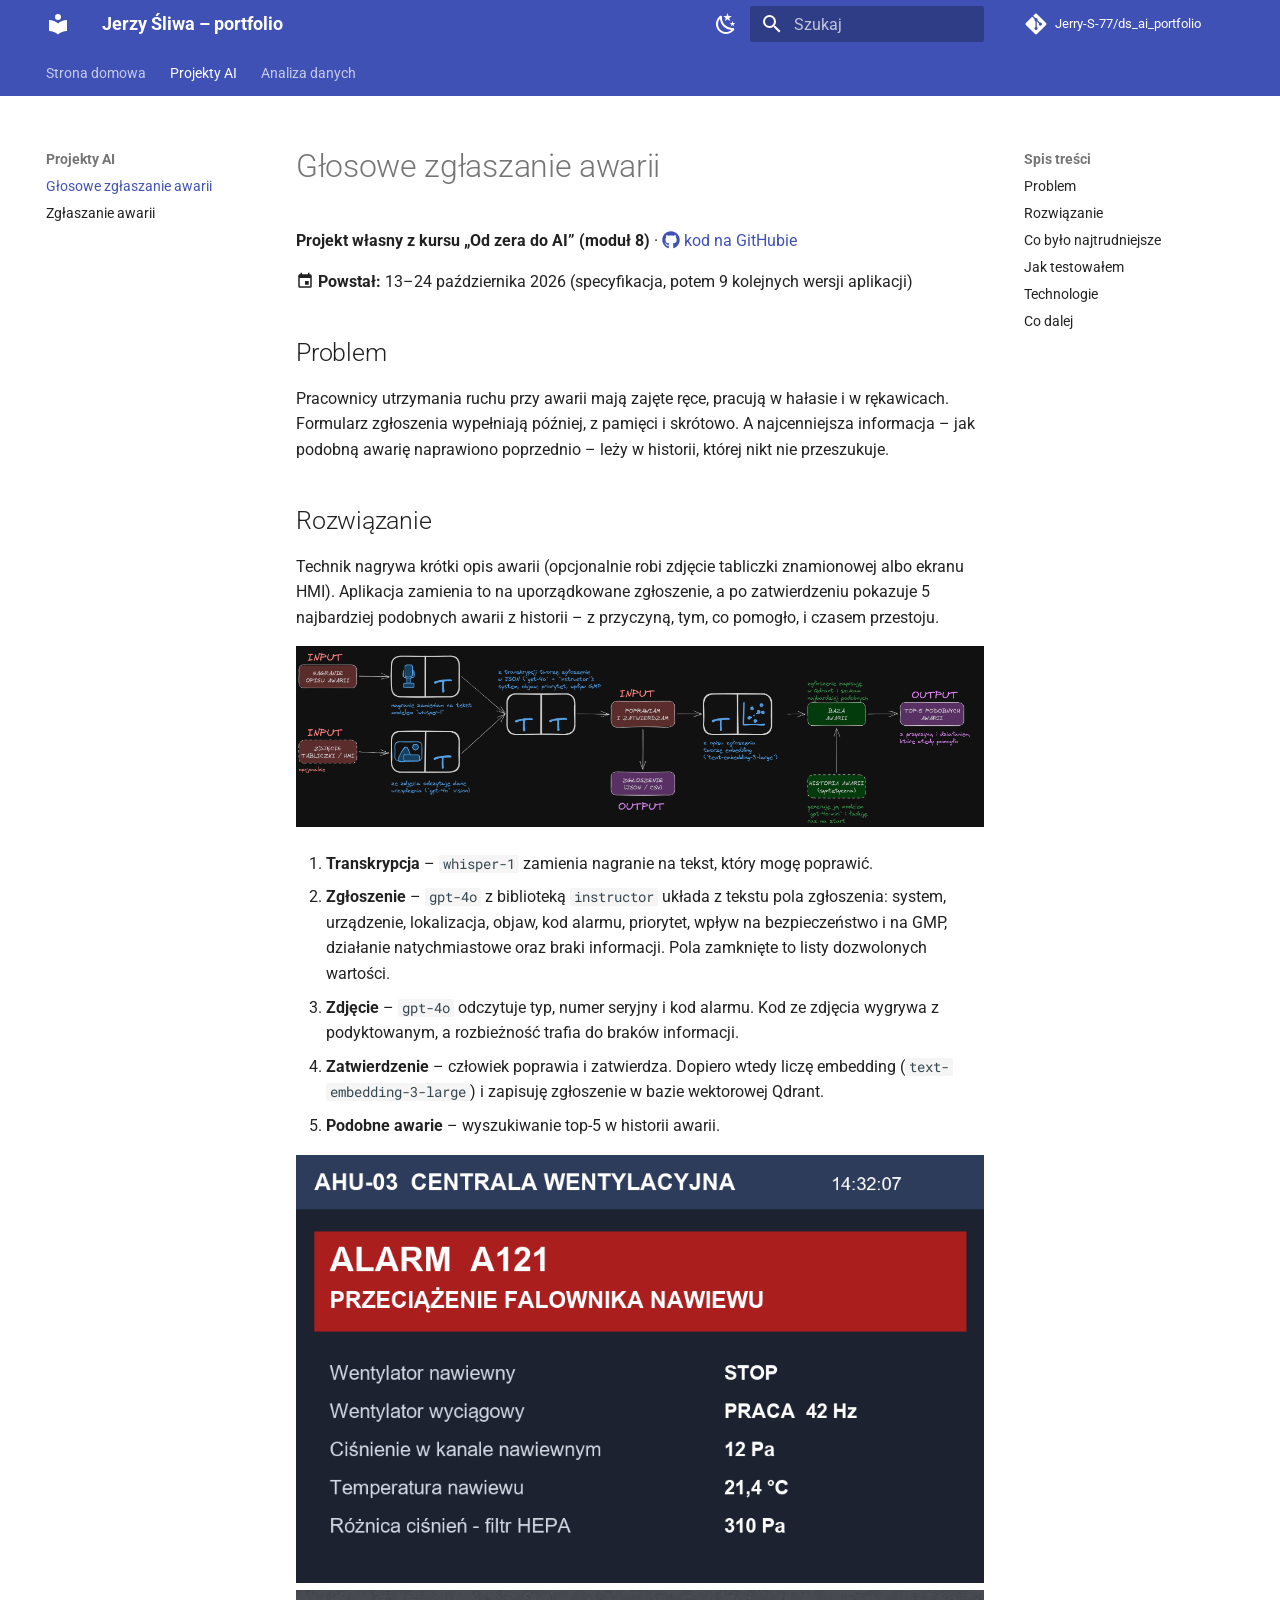
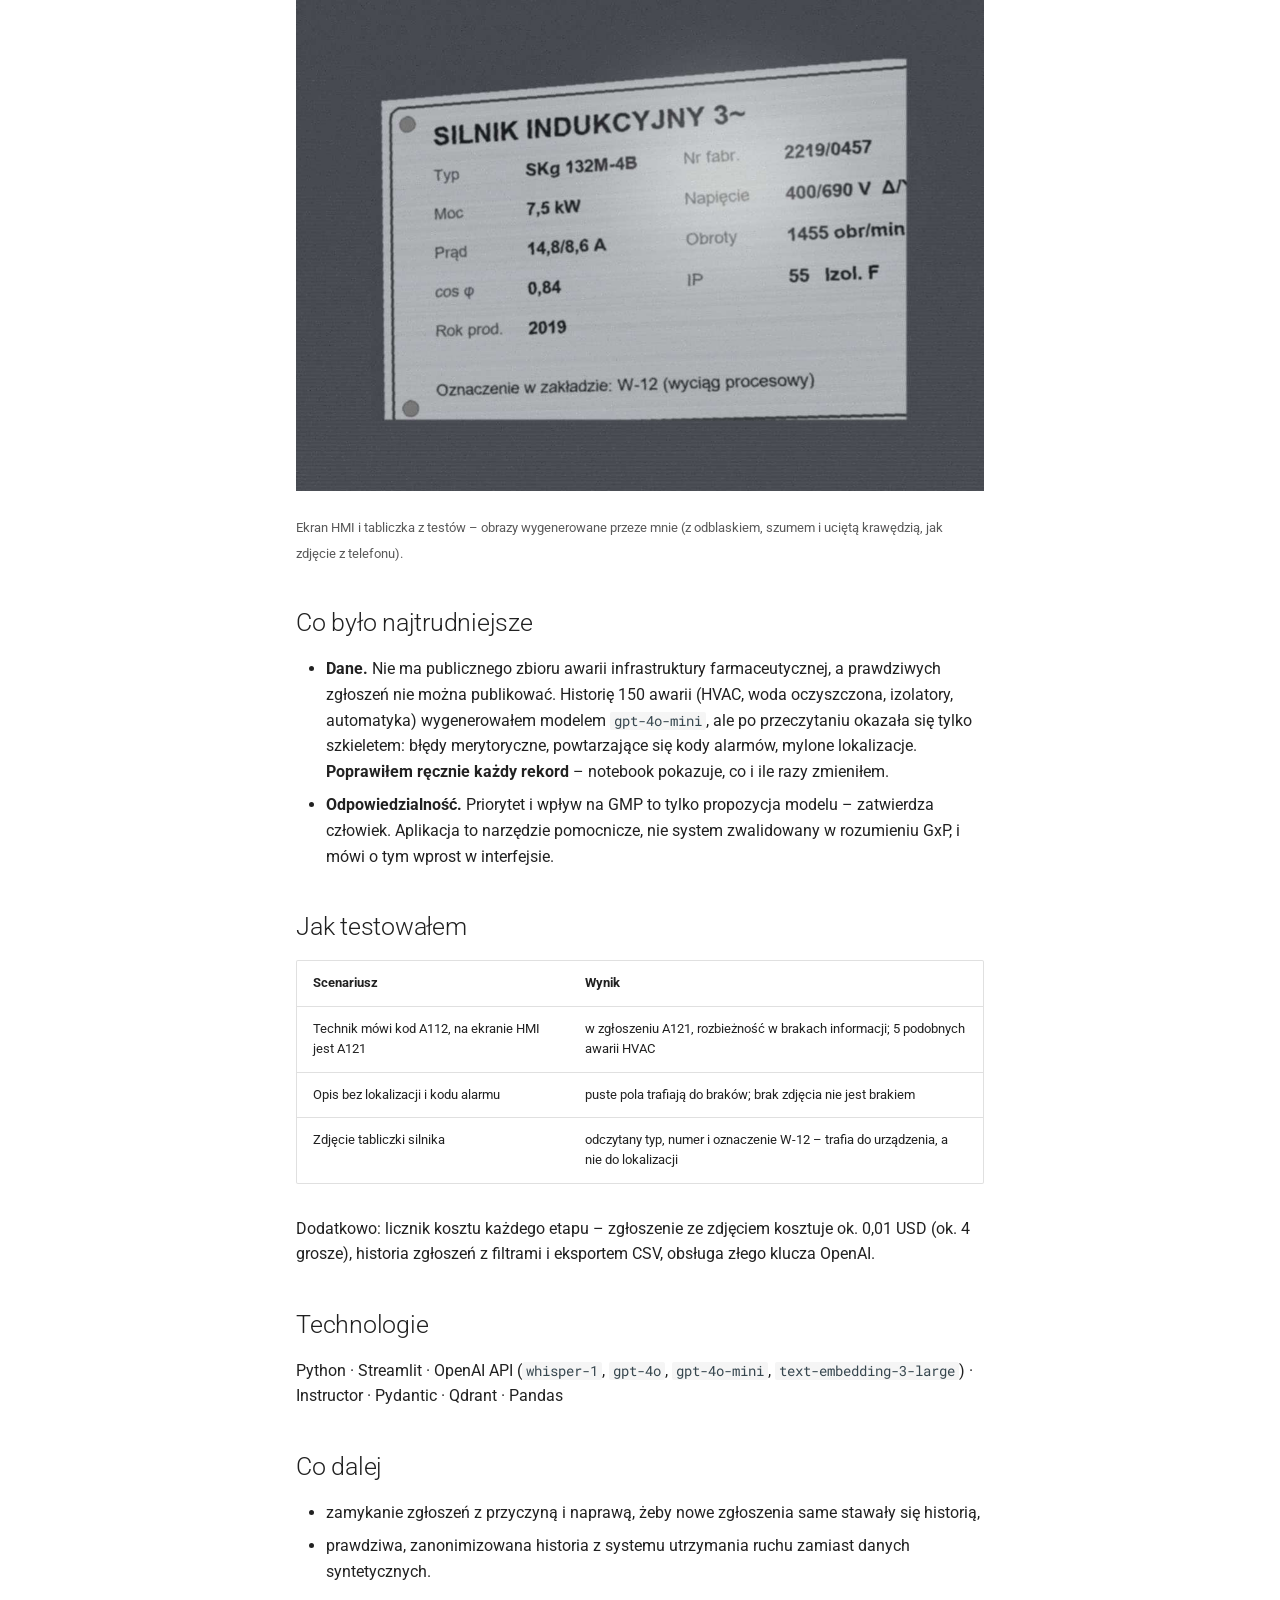
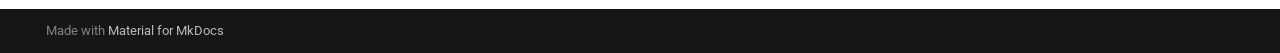
<file: glosowe_zglaszanie_awarii/index.html>
<!doctype html>
<html lang="pl" class="no-js">
  <head>
    
      <meta charset="utf-8">
      <meta name="viewport" content="width=device-width,initial-scale=1">
      
        <meta name="description" content="Automatyka i infrastruktura techniczna w farmacji – moje projekty z analizy danych i AI.">
      
      
        <meta name="author" content="Jerzy Śliwa">
      
      
        <link rel="canonical" href="https://jerry-s-77.github.io/ds_ai_portfolio/glosowe_zglaszanie_awarii/">
      
      
        <link rel="prev" href="..">
      
      
        <link rel="next" href="../zgloszenia_awarii/">
      
      
        
      
      
      <link rel="icon" href="../assets/images/favicon.png">
      <meta name="generator" content="mkdocs-1.6.1, mkdocs-material-9.8.0">
    
    
      
        <title>Głosowe zgłaszanie awarii - Jerzy Śliwa – portfolio</title>
      
    
    
      <link rel="stylesheet" href="../assets/stylesheets/main.57a0d79d.min.css">
      
        
        <link rel="stylesheet" href="../assets/stylesheets/palette.fb2fffe2.min.css">
      
      


    
    
      
    
    
      
        
        
        <link rel="preconnect" href="https://fonts.gstatic.com" crossorigin>
        <link rel="stylesheet" href="https://fonts.googleapis.com/css?family=Roboto:300,300i,400,400i,700,700i%7CRoboto+Mono:400,400i,700,700i&display=fallback">
        <style>:root{--md-text-font:"Roboto";--md-code-font:"Roboto Mono"}</style>
      
    
    
      <link rel="stylesheet" href="../assets/extra.css">
    
    <script>__md_scope=new URL("..",location),__md_hash=e=>[...e].reduce(((e,_)=>(e<<5)-e+_.charCodeAt(0)),0),__md_get=(e,_=localStorage,t=__md_scope)=>JSON.parse(_.getItem(t.pathname+"."+e)),__md_set=(e,_,t=localStorage,a=__md_scope)=>{try{t.setItem(a.pathname+"."+e,JSON.stringify(_))}catch(e){}}</script>
    
      

    
    
  

  </head>
  
  
    
    
      
    
    
    
    
    <body dir="ltr" data-md-color-scheme="default" data-md-color-primary="indigo" data-md-color-accent="teal">
  
    
    <input class="md-toggle" data-md-toggle="drawer" type="checkbox" id="__drawer" autocomplete="off">
    <input class="md-toggle" data-md-toggle="search" type="checkbox" id="__search" autocomplete="off">
    <label class="md-overlay" for="__drawer"></label>
    <div data-md-component="skip">
      
        
        <a href="#gosowe-zgaszanie-awarii" class="md-skip">
          Przejdź do treści
        </a>
      
    </div>
    <div data-md-component="announce">
      
    </div>
    
    
      

<header class="md-header" data-md-component="header">
  <nav class="md-header__inner md-grid" aria-label="Nagłówek">
    <a href=".." title="Jerzy Śliwa – portfolio" class="md-header__button md-logo" aria-label="Jerzy Śliwa – portfolio" data-md-component="logo">
      
  
  <svg xmlns="http://www.w3.org/2000/svg" viewBox="0 0 24 24"><path d="M12 8a3 3 0 0 0 3-3 3 3 0 0 0-3-3 3 3 0 0 0-3 3 3 3 0 0 0 3 3m0 3.54C9.64 9.35 6.5 8 3 8v11c3.5 0 6.64 1.35 9 3.54 2.36-2.19 5.5-3.54 9-3.54V8c-3.5 0-6.64 1.35-9 3.54"/></svg>

    </a>
    <label class="md-header__button md-icon" for="__drawer">
      
      <svg xmlns="http://www.w3.org/2000/svg" viewBox="0 0 24 24"><path d="M3 6h18v2H3zm0 5h18v2H3zm0 5h18v2H3z"/></svg>
    </label>
    <div class="md-header__title" data-md-component="header-title">
      <div class="md-header__ellipsis">
        <div class="md-header__topic">
          <span class="md-ellipsis">
            Jerzy Śliwa – portfolio
          </span>
        </div>
        <div class="md-header__topic" data-md-component="header-topic">
          <span class="md-ellipsis">
            
              Głosowe zgłaszanie awarii
            
          </span>
        </div>
      </div>
    </div>
    
      
        <form class="md-header__option" data-md-component="palette">
  
    
    
    
    <input class="md-option" data-md-color-media="" data-md-color-scheme="default" data-md-color-primary="indigo" data-md-color-accent="teal"  aria-label="Tryb ciemny"  type="radio" name="__palette" id="__palette_0">
    
      <label class="md-header__button md-icon" title="Tryb ciemny" for="__palette_1" hidden>
        <svg xmlns="http://www.w3.org/2000/svg" viewBox="0 0 24 24"><path d="m17.75 4.09-2.53 1.94.91 3.06-2.63-1.81-2.63 1.81.91-3.06-2.53-1.94L12.44 4l1.06-3 1.06 3zm3.5 6.91-1.64 1.25.59 1.98-1.7-1.17-1.7 1.17.59-1.98L15.75 11l2.06-.05L18.5 9l.69 1.95zm-2.28 4.95c.83-.08 1.72 1.1 1.19 1.85-.32.45-.66.87-1.08 1.27C15.17 23 8.84 23 4.94 19.07c-3.91-3.9-3.91-10.24 0-14.14.4-.4.82-.76 1.27-1.08.75-.53 1.93.36 1.85 1.19-.27 2.86.69 5.83 2.89 8.02a9.96 9.96 0 0 0 8.02 2.89m-1.64 2.02a12.08 12.08 0 0 1-7.8-3.47c-2.17-2.19-3.33-5-3.49-7.82-2.81 3.14-2.7 7.96.31 10.98 3.02 3.01 7.84 3.12 10.98.31"/></svg>
      </label>
    
  
    
    
    
    <input class="md-option" data-md-color-media="" data-md-color-scheme="slate" data-md-color-primary="indigo" data-md-color-accent="teal"  aria-label="Tryb jasny"  type="radio" name="__palette" id="__palette_1">
    
      <label class="md-header__button md-icon" title="Tryb jasny" for="__palette_0" hidden>
        <svg xmlns="http://www.w3.org/2000/svg" viewBox="0 0 24 24"><path d="M12 7a5 5 0 0 1 5 5 5 5 0 0 1-5 5 5 5 0 0 1-5-5 5 5 0 0 1 5-5m0 2a3 3 0 0 0-3 3 3 3 0 0 0 3 3 3 3 0 0 0 3-3 3 3 0 0 0-3-3m0-7 2.39 3.42C13.65 5.15 12.84 5 12 5s-1.65.15-2.39.42zM3.34 7l4.16-.35A7.2 7.2 0 0 0 5.94 8.5c-.44.74-.69 1.5-.83 2.29zm.02 10 1.76-3.77a7.131 7.131 0 0 0 2.38 4.14zM20.65 7l-1.77 3.79a7.02 7.02 0 0 0-2.38-4.15zm-.01 10-4.14.36c.59-.51 1.12-1.14 1.54-1.86.42-.73.69-1.5.83-2.29zM12 22l-2.41-3.44c.74.27 1.55.44 2.41.44.82 0 1.63-.17 2.37-.44z"/></svg>
      </label>
    
  
</form>
      
    
    
      <script>var palette=__md_get("__palette");if(palette&&palette.color){if("(prefers-color-scheme)"===palette.color.media){var media=matchMedia("(prefers-color-scheme: light)"),input=document.querySelector(media.matches?"[data-md-color-media='(prefers-color-scheme: light)']":"[data-md-color-media='(prefers-color-scheme: dark)']");palette.color.media=input.getAttribute("data-md-color-media"),palette.color.scheme=input.getAttribute("data-md-color-scheme"),palette.color.primary=input.getAttribute("data-md-color-primary"),palette.color.accent=input.getAttribute("data-md-color-accent")}for(var[key,value]of Object.entries(palette.color))document.body.setAttribute("data-md-color-"+key,value)}</script>
    
    
    
      
      
        <label class="md-header__button md-icon" for="__search">
          
          <svg xmlns="http://www.w3.org/2000/svg" viewBox="0 0 24 24"><path d="M9.5 3A6.5 6.5 0 0 1 16 9.5c0 1.61-.59 3.09-1.56 4.23l.27.27h.79l5 5-1.5 1.5-5-5v-.79l-.27-.27A6.52 6.52 0 0 1 9.5 16 6.5 6.5 0 0 1 3 9.5 6.5 6.5 0 0 1 9.5 3m0 2C7 5 5 7 5 9.5S7 14 9.5 14 14 12 14 9.5 12 5 9.5 5"/></svg>
        </label>
        <div class="md-search" data-md-component="search" role="dialog">
  <label class="md-search__overlay" for="__search"></label>
  <div class="md-search__inner" role="search">
    <form class="md-search__form" name="search">
      <input type="text" class="md-search__input" name="query" aria-label="Szukaj" placeholder="Szukaj" autocapitalize="off" autocorrect="off" autocomplete="off" spellcheck="false" data-md-component="search-query" required>
      <label class="md-search__icon md-icon" for="__search">
        
        <svg xmlns="http://www.w3.org/2000/svg" viewBox="0 0 24 24"><path d="M9.5 3A6.5 6.5 0 0 1 16 9.5c0 1.61-.59 3.09-1.56 4.23l.27.27h.79l5 5-1.5 1.5-5-5v-.79l-.27-.27A6.52 6.52 0 0 1 9.5 16 6.5 6.5 0 0 1 3 9.5 6.5 6.5 0 0 1 9.5 3m0 2C7 5 5 7 5 9.5S7 14 9.5 14 14 12 14 9.5 12 5 9.5 5"/></svg>
        
        <svg xmlns="http://www.w3.org/2000/svg" viewBox="0 0 24 24"><path d="M20 11v2H8l5.5 5.5-1.42 1.42L4.16 12l7.92-7.92L13.5 5.5 8 11z"/></svg>
      </label>
      <nav class="md-search__options" aria-label="Szukaj">
        
        <button type="reset" class="md-search__icon md-icon" title="Wyczyść" aria-label="Wyczyść" tabindex="-1">
          
          <svg xmlns="http://www.w3.org/2000/svg" viewBox="0 0 24 24"><path d="M19 6.41 17.59 5 12 10.59 6.41 5 5 6.41 10.59 12 5 17.59 6.41 19 12 13.41 17.59 19 19 17.59 13.41 12z"/></svg>
        </button>
      </nav>
      
    </form>
    <div class="md-search__output">
      <div class="md-search__scrollwrap" tabindex="0" data-md-scrollfix>
        <div class="md-search-result" data-md-component="search-result">
          <div class="md-search-result__meta">
            Inicjowanie wyszukiwania
          </div>
          <ol class="md-search-result__list" role="presentation"></ol>
        </div>
      </div>
    </div>
  </div>
</div>
      
    
    
      <div class="md-header__source">
        <a href="https://github.com/Jerry-S-77/ds_ai_portfolio" title="Przejdź do repozytorium" class="md-source" data-md-component="source">
  <div class="md-source__icon md-icon">
    
    <svg xmlns="http://www.w3.org/2000/svg" viewBox="0 0 448 512"><!--! Font Awesome Free 7.1.0 by @fontawesome - https://fontawesome.com License - https://fontawesome.com/license/free (Icons: CC BY 4.0, Fonts: SIL OFL 1.1, Code: MIT License) Copyright 2025 Fonticons, Inc.--><path d="M439.6 236.1 244 40.5c-5.4-5.5-12.8-8.5-20.4-8.5s-15 3-20.4 8.4L162.5 81l51.5 51.5c27.1-9.1 52.7 16.8 43.4 43.7l49.7 49.7c34.2-11.8 61.2 31 35.5 56.7-26.5 26.5-70.2-2.9-56-37.3L240.3 199v121.9c25.3 12.5 22.3 41.8 9.1 55-6.4 6.4-15.2 10.1-24.3 10.1s-17.8-3.6-24.3-10.1c-17.6-17.6-11.1-46.9 11.2-56v-123c-20.8-8.5-24.6-30.7-18.6-45L142.6 101 8.5 235.1C3 240.6 0 247.9 0 255.5s3 15 8.5 20.4l195.6 195.7c5.4 5.4 12.7 8.4 20.4 8.4s15-3 20.4-8.4l194.7-194.7c5.4-5.4 8.4-12.8 8.4-20.4s-3-15-8.4-20.4"/></svg>
  </div>
  <div class="md-source__repository">
    Jerry-S-77/ds_ai_portfolio
  </div>
</a>
      </div>
    
  </nav>
  
</header>
    
    <div class="md-container" data-md-component="container">
      
      
        
          
            
<nav class="md-tabs" aria-label="Zakładki" data-md-component="tabs">
  <div class="md-grid">
    <ul class="md-tabs__list">
      
        
  
  
  
  
    <li class="md-tabs__item">
      <a href=".." class="md-tabs__link">
        
  
  
    
  
  Strona domowa

      </a>
    </li>
  

      
        
  
  
  
    
  
  
    
    
      <li class="md-tabs__item md-tabs__item--active">
        <a href="./" class="md-tabs__link">
          
  
  
  Projekty AI

        </a>
      </li>
    
  

      
        
  
  
  
  
    
    
      <li class="md-tabs__item">
        <a href="../titanic/" class="md-tabs__link">
          
  
  
  Analiza danych

        </a>
      </li>
    
  

      
    </ul>
  </div>
</nav>
          
        
      
      <main class="md-main" data-md-component="main">
        <div class="md-main__inner md-grid">
          
            
              
              <div class="md-sidebar md-sidebar--primary" data-md-component="sidebar" data-md-type="navigation" >
                <div class="md-sidebar__scrollwrap">
                  <div class="md-sidebar__inner">
                    


  


<nav class="md-nav md-nav--primary md-nav--lifted" aria-label="Nawigacja" data-md-level="0">
  <label class="md-nav__title" for="__drawer">
    <a href=".." title="Jerzy Śliwa – portfolio" class="md-nav__button md-logo" aria-label="Jerzy Śliwa – portfolio" data-md-component="logo">
      
  
  <svg xmlns="http://www.w3.org/2000/svg" viewBox="0 0 24 24"><path d="M12 8a3 3 0 0 0 3-3 3 3 0 0 0-3-3 3 3 0 0 0-3 3 3 3 0 0 0 3 3m0 3.54C9.64 9.35 6.5 8 3 8v11c3.5 0 6.64 1.35 9 3.54 2.36-2.19 5.5-3.54 9-3.54V8c-3.5 0-6.64 1.35-9 3.54"/></svg>

    </a>
    Jerzy Śliwa – portfolio
  </label>
  
    <div class="md-nav__source">
      <a href="https://github.com/Jerry-S-77/ds_ai_portfolio" title="Przejdź do repozytorium" class="md-source" data-md-component="source">
  <div class="md-source__icon md-icon">
    
    <svg xmlns="http://www.w3.org/2000/svg" viewBox="0 0 448 512"><!--! Font Awesome Free 7.1.0 by @fontawesome - https://fontawesome.com License - https://fontawesome.com/license/free (Icons: CC BY 4.0, Fonts: SIL OFL 1.1, Code: MIT License) Copyright 2025 Fonticons, Inc.--><path d="M439.6 236.1 244 40.5c-5.4-5.5-12.8-8.5-20.4-8.5s-15 3-20.4 8.4L162.5 81l51.5 51.5c27.1-9.1 52.7 16.8 43.4 43.7l49.7 49.7c34.2-11.8 61.2 31 35.5 56.7-26.5 26.5-70.2-2.9-56-37.3L240.3 199v121.9c25.3 12.5 22.3 41.8 9.1 55-6.4 6.4-15.2 10.1-24.3 10.1s-17.8-3.6-24.3-10.1c-17.6-17.6-11.1-46.9 11.2-56v-123c-20.8-8.5-24.6-30.7-18.6-45L142.6 101 8.5 235.1C3 240.6 0 247.9 0 255.5s3 15 8.5 20.4l195.6 195.7c5.4 5.4 12.7 8.4 20.4 8.4s15-3 20.4-8.4l194.7-194.7c5.4-5.4 8.4-12.8 8.4-20.4s-3-15-8.4-20.4"/></svg>
  </div>
  <div class="md-source__repository">
    Jerry-S-77/ds_ai_portfolio
  </div>
</a>
    </div>
  
  <ul class="md-nav__list" data-md-scrollfix>
    
      
      
  
  
  
  
    <li class="md-nav__item">
      <a href=".." class="md-nav__link">
        
  
  
  <span class="md-ellipsis">
    
  
    Strona domowa
  

    
  </span>
  
  

      </a>
    </li>
  

    
      
      
  
  
    
  
  
  
    
    
    
    
      
        
        
      
      
    
    
    <li class="md-nav__item md-nav__item--active md-nav__item--section md-nav__item--nested">
      
        
        
        <input class="md-nav__toggle md-toggle " type="checkbox" id="__nav_2" checked>
        
          
          <label class="md-nav__link" for="__nav_2" id="__nav_2_label" tabindex="">
            
  
  
  <span class="md-ellipsis">
    
  
    Projekty AI
  

    
  </span>
  
  

            <span class="md-nav__icon md-icon"></span>
          </label>
        
        <nav class="md-nav" data-md-level="1" aria-labelledby="__nav_2_label" aria-expanded="true">
          <label class="md-nav__title" for="__nav_2">
            <span class="md-nav__icon md-icon"></span>
            
  
    Projekty AI
  

          </label>
          <ul class="md-nav__list" data-md-scrollfix>
            
              
                
  
  
    
  
  
  
    <li class="md-nav__item md-nav__item--active">
      
      <input class="md-nav__toggle md-toggle" type="checkbox" id="__toc">
      
      
        
      
      
        <label class="md-nav__link md-nav__link--active" for="__toc">
          
  
  
  <span class="md-ellipsis">
    
  
    Głosowe zgłaszanie awarii
  

    
  </span>
  
  

          <span class="md-nav__icon md-icon"></span>
        </label>
      
      <a href="./" class="md-nav__link md-nav__link--active">
        
  
  
  <span class="md-ellipsis">
    
  
    Głosowe zgłaszanie awarii
  

    
  </span>
  
  

      </a>
      
        

<nav class="md-nav md-nav--secondary" aria-label="Spis treści">
  
  
  
    
  
  
    <label class="md-nav__title" for="__toc">
      <span class="md-nav__icon md-icon"></span>
      Spis treści
    </label>
    <ul class="md-nav__list" data-md-component="toc" data-md-scrollfix>
      
        <li class="md-nav__item">
  <a href="#problem" class="md-nav__link">
    <span class="md-ellipsis">
      
        Problem
      
    </span>
  </a>
  
</li>
      
        <li class="md-nav__item">
  <a href="#rozwiazanie" class="md-nav__link">
    <span class="md-ellipsis">
      
        Rozwiązanie
      
    </span>
  </a>
  
</li>
      
        <li class="md-nav__item">
  <a href="#co-byo-najtrudniejsze" class="md-nav__link">
    <span class="md-ellipsis">
      
        Co było najtrudniejsze
      
    </span>
  </a>
  
</li>
      
        <li class="md-nav__item">
  <a href="#jak-testowaem" class="md-nav__link">
    <span class="md-ellipsis">
      
        Jak testowałem
      
    </span>
  </a>
  
</li>
      
        <li class="md-nav__item">
  <a href="#technologie" class="md-nav__link">
    <span class="md-ellipsis">
      
        Technologie
      
    </span>
  </a>
  
</li>
      
        <li class="md-nav__item">
  <a href="#co-dalej" class="md-nav__link">
    <span class="md-ellipsis">
      
        Co dalej
      
    </span>
  </a>
  
</li>
      
    </ul>
  
</nav>
      
    </li>
  

              
            
              
                
  
  
  
  
    <li class="md-nav__item">
      <a href="../zgloszenia_awarii/" class="md-nav__link">
        
  
  
  <span class="md-ellipsis">
    
  
    Zgłaszanie awarii
  

    
  </span>
  
  

      </a>
    </li>
  

              
            
          </ul>
        </nav>
      
    </li>
  

    
      
      
  
  
  
  
    
    
    
    
      
      
    
    
    <li class="md-nav__item md-nav__item--nested">
      
        
        
        <input class="md-nav__toggle md-toggle " type="checkbox" id="__nav_3" >
        
          
          <label class="md-nav__link" for="__nav_3" id="__nav_3_label" tabindex="0">
            
  
  
  <span class="md-ellipsis">
    
  
    Analiza danych
  

    
  </span>
  
  

            <span class="md-nav__icon md-icon"></span>
          </label>
        
        <nav class="md-nav" data-md-level="1" aria-labelledby="__nav_3_label" aria-expanded="false">
          <label class="md-nav__title" for="__nav_3">
            <span class="md-nav__icon md-icon"></span>
            
  
    Analiza danych
  

          </label>
          <ul class="md-nav__list" data-md-scrollfix>
            
              
                
  
  
  
  
    <li class="md-nav__item">
      <a href="../titanic/" class="md-nav__link">
        
  
  
  <span class="md-ellipsis">
    
  
    Titanic
  

    
  </span>
  
  

      </a>
    </li>
  

              
            
              
                
  
  
  
  
    <li class="md-nav__item">
      <a href="../iris/" class="md-nav__link">
        
  
  
  <span class="md-ellipsis">
    
  
    Irysy
  

    
  </span>
  
  

      </a>
    </li>
  

              
            
          </ul>
        </nav>
      
    </li>
  

    
  </ul>
</nav>
                  </div>
                </div>
              </div>
            
            
              
              <div class="md-sidebar md-sidebar--secondary" data-md-component="sidebar" data-md-type="toc" >
                <div class="md-sidebar__scrollwrap">
                  <div class="md-sidebar__inner">
                    

<nav class="md-nav md-nav--secondary" aria-label="Spis treści">
  
  
  
    
  
  
    <label class="md-nav__title" for="__toc">
      <span class="md-nav__icon md-icon"></span>
      Spis treści
    </label>
    <ul class="md-nav__list" data-md-component="toc" data-md-scrollfix>
      
        <li class="md-nav__item">
  <a href="#problem" class="md-nav__link">
    <span class="md-ellipsis">
      
        Problem
      
    </span>
  </a>
  
</li>
      
        <li class="md-nav__item">
  <a href="#rozwiazanie" class="md-nav__link">
    <span class="md-ellipsis">
      
        Rozwiązanie
      
    </span>
  </a>
  
</li>
      
        <li class="md-nav__item">
  <a href="#co-byo-najtrudniejsze" class="md-nav__link">
    <span class="md-ellipsis">
      
        Co było najtrudniejsze
      
    </span>
  </a>
  
</li>
      
        <li class="md-nav__item">
  <a href="#jak-testowaem" class="md-nav__link">
    <span class="md-ellipsis">
      
        Jak testowałem
      
    </span>
  </a>
  
</li>
      
        <li class="md-nav__item">
  <a href="#technologie" class="md-nav__link">
    <span class="md-ellipsis">
      
        Technologie
      
    </span>
  </a>
  
</li>
      
        <li class="md-nav__item">
  <a href="#co-dalej" class="md-nav__link">
    <span class="md-ellipsis">
      
        Co dalej
      
    </span>
  </a>
  
</li>
      
    </ul>
  
</nav>
                  </div>
                </div>
              </div>
            
          
          
            <div class="md-content" data-md-component="content">
              
              <article class="md-content__inner md-typeset">
                
                  


  
  


<h1 id="gosowe-zgaszanie-awarii">Głosowe zgłaszanie awarii</h1>
<p><strong>Projekt własny z kursu „Od zera do AI” (moduł 8)</strong> ·
<a href="https://github.com/Jerry-S-77/glosowe-zglaszanie-awarii"><span class="twemoji"><svg xmlns="http://www.w3.org/2000/svg" viewBox="0 0 512 512"><!--! Font Awesome Free 7.1.0 by @fontawesome - https://fontawesome.com License - https://fontawesome.com/license/free (Icons: CC BY 4.0, Fonts: SIL OFL 1.1, Code: MIT License) Copyright 2025 Fonticons, Inc.--><path d="M173.9 397.4c0 2-2.3 3.6-5.2 3.6-3.3.3-5.6-1.3-5.6-3.6 0-2 2.3-3.6 5.2-3.6 3-.3 5.6 1.3 5.6 3.6m-31.1-4.5c-.7 2 1.3 4.3 4.3 4.9 2.6 1 5.6 0 6.2-2s-1.3-4.3-4.3-5.2c-2.6-.7-5.5.3-6.2 2.3m44.2-1.7c-2.9.7-4.9 2.6-4.6 4.9.3 2 2.9 3.3 5.9 2.6 2.9-.7 4.9-2.6 4.6-4.6-.3-1.9-3-3.2-5.9-2.9M252.8 8C114.1 8 8 113.3 8 252c0 110.9 69.8 205.8 169.5 239.2 12.8 2.3 17.3-5.6 17.3-12.1 0-6.2-.3-40.4-.3-61.4 0 0-70 15-84.7-29.8 0 0-11.4-29.1-27.8-36.6 0 0-22.9-15.7 1.6-15.4 0 0 24.9 2 38.6 25.8 21.9 38.6 58.6 27.5 72.9 20.9 2.3-16 8.8-27.1 16-33.7-55.9-6.2-112.3-14.3-112.3-110.5 0-27.5 7.6-41.3 23.6-58.9-2.6-6.5-11.1-33.3 2.6-67.9 20.9-6.5 69 27 69 27 20-5.6 41.5-8.5 62.8-8.5s42.8 2.9 62.8 8.5c0 0 48.1-33.6 69-27 13.7 34.7 5.2 61.4 2.6 67.9 16 17.7 25.8 31.5 25.8 58.9 0 96.5-58.9 104.2-114.8 110.5 9.2 7.9 17 22.9 17 46.4 0 33.7-.3 75.4-.3 83.6 0 6.5 4.6 14.4 17.3 12.1C436.2 457.8 504 362.9 504 252 504 113.3 391.5 8 252.8 8M105.2 352.9c-1.3 1-1 3.3.7 5.2 1.6 1.6 3.9 2.3 5.2 1 1.3-1 1-3.3-.7-5.2-1.6-1.6-3.9-2.3-5.2-1m-10.8-8.1c-.7 1.3.3 2.9 2.3 3.9 1.6 1 3.6.7 4.3-.7.7-1.3-.3-2.9-2.3-3.9-2-.6-3.6-.3-4.3.7m32.4 35.6c-1.6 1.3-1 4.3 1.3 6.2 2.3 2.3 5.2 2.6 6.5 1 1.3-1.3.7-4.3-1.3-6.2-2.2-2.3-5.2-2.6-6.5-1m-11.4-14.7c-1.6 1-1.6 3.6 0 5.9s4.3 3.3 5.6 2.3c1.6-1.3 1.6-3.9 0-6.2-1.4-2.3-4-3.3-5.6-2"/></svg></span> kod na GitHubie</a></p>
<p><span class="twemoji"><svg xmlns="http://www.w3.org/2000/svg" viewBox="0 0 24 24"><path d="M19 19H5V8h14m-3-7v2H8V1H6v2H5c-1.11 0-2 .89-2 2v14a2 2 0 0 0 2 2h14a2 2 0 0 0 2-2V5a2 2 0 0 0-2-2h-1V1m-1 11h-5v5h5z"/></svg></span> <strong>Powstał:</strong> 13–24 października 2026 (specyfikacja, potem 9 kolejnych wersji aplikacji)</p>
<h2 id="problem">Problem</h2>
<p>Pracownicy utrzymania ruchu przy awarii mają zajęte ręce, pracują w hałasie i w rękawicach. Formularz
zgłoszenia wypełniają później, z pamięci i skrótowo. A najcenniejsza informacja – jak podobną awarię
naprawiono poprzednio – leży w historii, której nikt nie przeszukuje.</p>
<h2 id="rozwiazanie">Rozwiązanie</h2>
<p>Technik nagrywa krótki opis awarii (opcjonalnie robi zdjęcie tabliczki znamionowej albo ekranu HMI).
Aplikacja zamienia to na uporządkowane zgłoszenie, a po zatwierdzeniu pokazuje 5 najbardziej podobnych
awarii z historii – z przyczyną, tym, co pomogło, i czasem przestoju.</p>
<p><img alt="Schemat działania aplikacji" src="architektura.png" /></p>
<ol>
<li><strong>Transkrypcja</strong> – <code>whisper-1</code> zamienia nagranie na tekst, który mogę poprawić.</li>
<li><strong>Zgłoszenie</strong> – <code>gpt-4o</code> z biblioteką <code>instructor</code> układa z tekstu pola zgłoszenia: system, urządzenie,
   lokalizacja, objaw, kod alarmu, priorytet, wpływ na bezpieczeństwo i na GMP, działanie natychmiastowe
   oraz braki informacji. Pola zamknięte to listy dozwolonych wartości.</li>
<li><strong>Zdjęcie</strong> – <code>gpt-4o</code> odczytuje typ, numer seryjny i kod alarmu. Kod ze zdjęcia wygrywa z podyktowanym,
   a rozbieżność trafia do braków informacji.</li>
<li><strong>Zatwierdzenie</strong> – człowiek poprawia i zatwierdza. Dopiero wtedy liczę embedding
   (<code>text-embedding-3-large</code>) i zapisuję zgłoszenie w bazie wektorowej Qdrant.</li>
<li><strong>Podobne awarie</strong> – wyszukiwanie top-5 w historii awarii.</li>
</ol>
<div class="grid">
<p><img alt="Przykładowy ekran HMI użyty w testach" src="ekran_hmi_przyklad.png" />
<img alt="Przykładowa tabliczka znamionowa użyta w testach" src="tabliczka_przyklad.jpg" /></p>
</div>
<p><span class="podpis-licencji">Ekran HMI i tabliczka z testów – obrazy wygenerowane przeze mnie (z odblaskiem, szumem
i uciętą krawędzią, jak zdjęcie z telefonu).</span></p>
<h2 id="co-byo-najtrudniejsze">Co było najtrudniejsze</h2>
<ul>
<li><strong>Dane.</strong> Nie ma publicznego zbioru awarii infrastruktury farmaceutycznej, a prawdziwych zgłoszeń nie można
  publikować. Historię 150 awarii (HVAC, woda oczyszczona, izolatory, automatyka) wygenerowałem modelem
  <code>gpt-4o-mini</code>, ale po przeczytaniu okazała się tylko szkieletem: błędy merytoryczne, powtarzające się kody alarmów,
  mylone lokalizacje. <strong>Poprawiłem ręcznie każdy rekord</strong> – notebook pokazuje, co i ile razy zmieniłem.</li>
<li><strong>Odpowiedzialność.</strong> Priorytet i wpływ na GMP to tylko propozycja modelu – zatwierdza człowiek. Aplikacja
  to narzędzie pomocnicze, nie system zwalidowany w rozumieniu GxP, i mówi o tym wprost w interfejsie.</li>
</ul>
<h2 id="jak-testowaem">Jak testowałem</h2>
<table>
<thead>
<tr>
<th>Scenariusz</th>
<th>Wynik</th>
</tr>
</thead>
<tbody>
<tr>
<td>Technik mówi kod A112, na ekranie HMI jest A121</td>
<td>w zgłoszeniu A121, rozbieżność w brakach informacji; 5 podobnych awarii HVAC</td>
</tr>
<tr>
<td>Opis bez lokalizacji i kodu alarmu</td>
<td>puste pola trafiają do braków; brak zdjęcia nie jest brakiem</td>
</tr>
<tr>
<td>Zdjęcie tabliczki silnika</td>
<td>odczytany typ, numer i oznaczenie W-12 – trafia do urządzenia, a nie do lokalizacji</td>
</tr>
</tbody>
</table>
<p>Dodatkowo: licznik kosztu każdego etapu – zgłoszenie ze zdjęciem kosztuje ok. 0,01 USD (ok. 4 grosze),
historia zgłoszeń z filtrami i eksportem CSV, obsługa złego klucza OpenAI.</p>
<h2 id="technologie">Technologie</h2>
<p>Python · Streamlit · OpenAI API (<code>whisper-1</code>, <code>gpt-4o</code>, <code>gpt-4o-mini</code>, <code>text-embedding-3-large</code>) ·
Instructor · Pydantic · Qdrant · Pandas</p>
<h2 id="co-dalej">Co dalej</h2>
<ul>
<li>zamykanie zgłoszeń z przyczyną i naprawą, żeby nowe zgłoszenia same stawały się historią,</li>
<li>prawdziwa, zanonimizowana historia z systemu utrzymania ruchu zamiast danych syntetycznych.</li>
</ul>












                
              </article>
            </div>
          
          
<script>var target=document.getElementById(location.hash.slice(1));target&&target.name&&(target.checked=target.name.startsWith("__tabbed_"))</script>
        </div>
        
          <button type="button" class="md-top md-icon" data-md-component="top" hidden>
  
  <svg xmlns="http://www.w3.org/2000/svg" viewBox="0 0 24 24"><path d="M13 20h-2V8l-5.5 5.5-1.42-1.42L12 4.16l7.92 7.92-1.42 1.42L13 8z"/></svg>
  Powrót do góry
</button>
        
      </main>
      
        <footer class="md-footer">
  
  <div class="md-footer-meta md-typeset">
    <div class="md-footer-meta__inner md-grid">
      <div class="md-copyright">
  
  
    Made with
    <a href="https://squidfunk.github.io/mkdocs-material/" target="_blank" rel="noopener">
      Material for MkDocs
    </a>
  
</div>
      
    </div>
  </div>
</footer>
      
    </div>
    <div class="md-dialog" data-md-component="dialog">
      <div class="md-dialog__inner md-typeset"></div>
    </div>
    
    
    
      
      
      <script id="__config" type="application/json">{"annotate": null, "base": "..", "features": ["navigation.tabs", "navigation.top", "content.code.copy"], "search": "../assets/javascripts/workers/search.a7633da7.min.js", "tags": null, "translations": {"clipboard.copied": "Skopiowano do schowka", "clipboard.copy": "Kopiuj do schowka", "search.result.more.one": "1 wi\u0119cej na tej stronie", "search.result.more.other": "# wi\u0119cej na tej stronie", "search.result.none": "Brak wynik\u00f3w wyszukiwania", "search.result.one": "Wyniki wyszukiwania: 1", "search.result.other": "Wyniki wyszukiwania: #", "search.result.placeholder": "Zacznij pisa\u0107, aby szuka\u0107", "search.result.term.missing": "Brak", "select.version": "Wybierz wersj\u0119"}, "version": null}</script>
    
    
      <script src="../assets/javascripts/bundle.c21346df.min.js"></script>
      
        <script src="../assets/iframe.js"></script>
      
    
  </body>
</html>
</file>
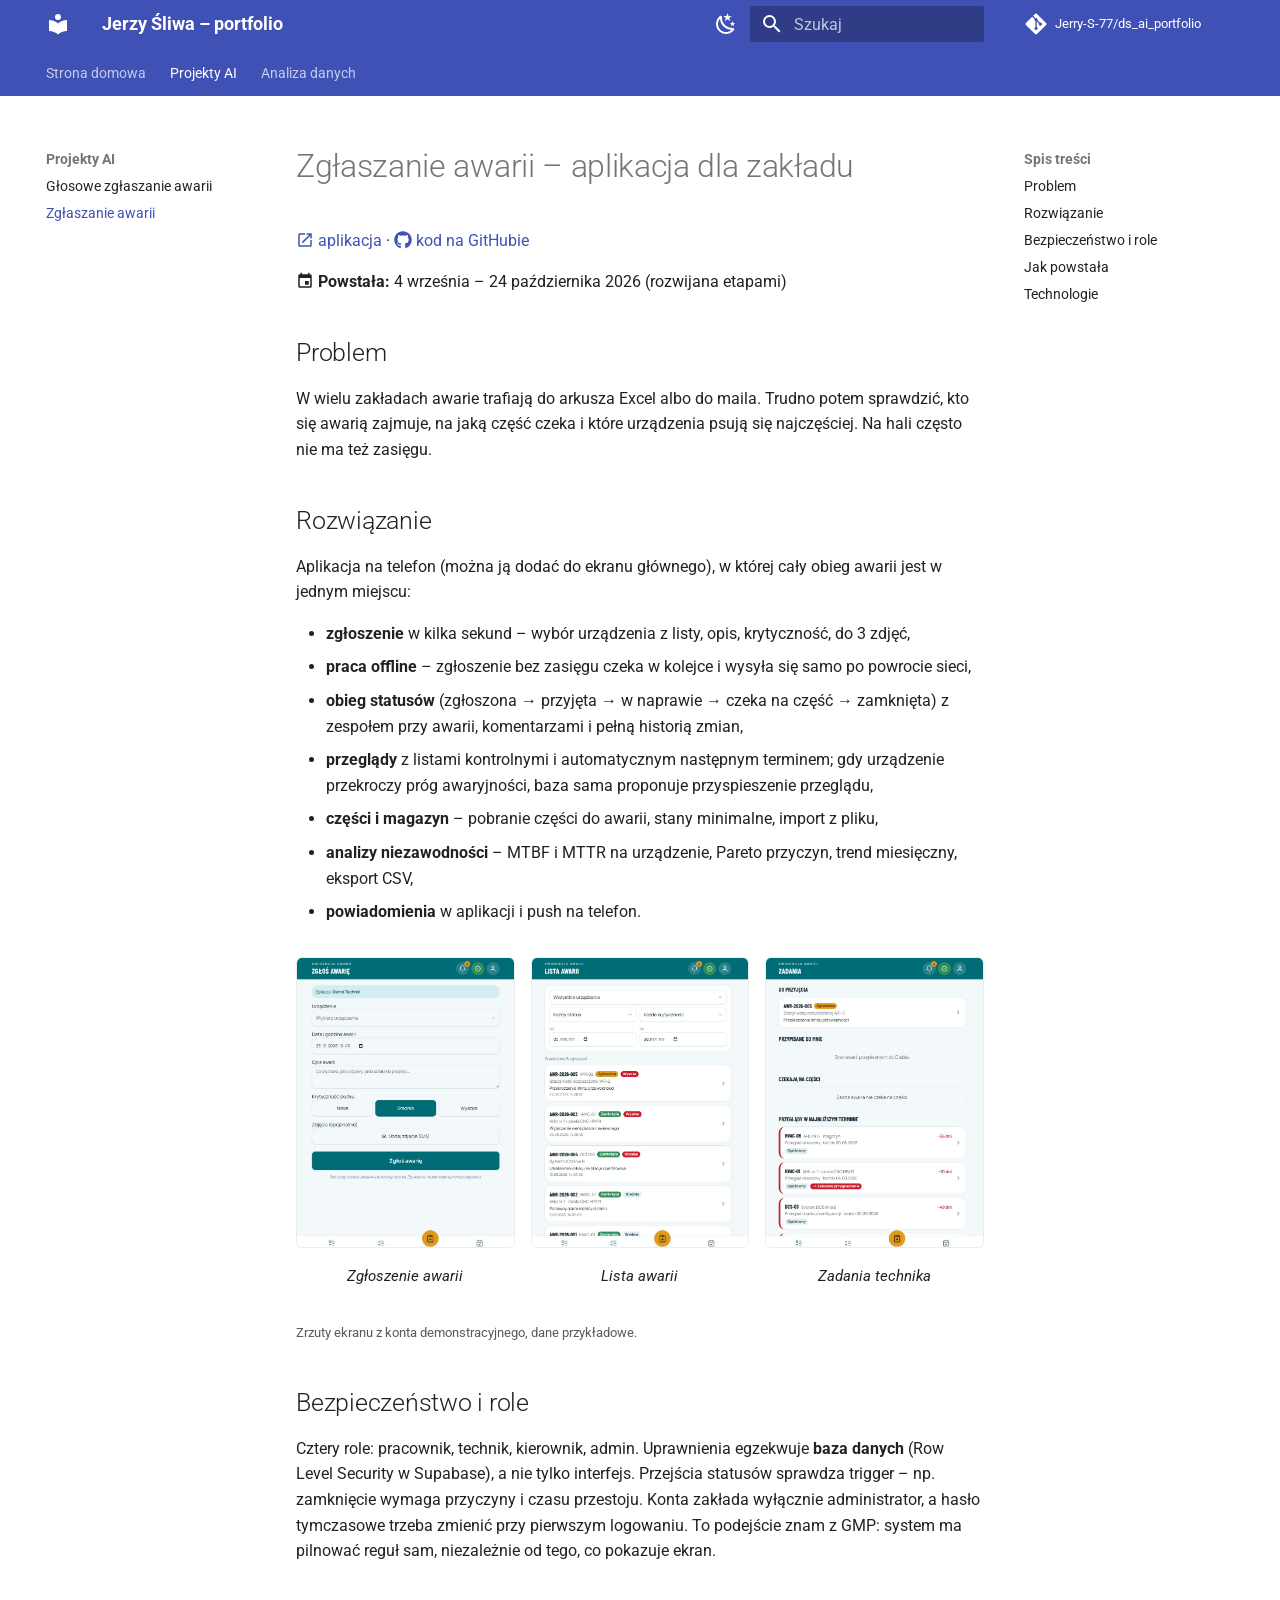
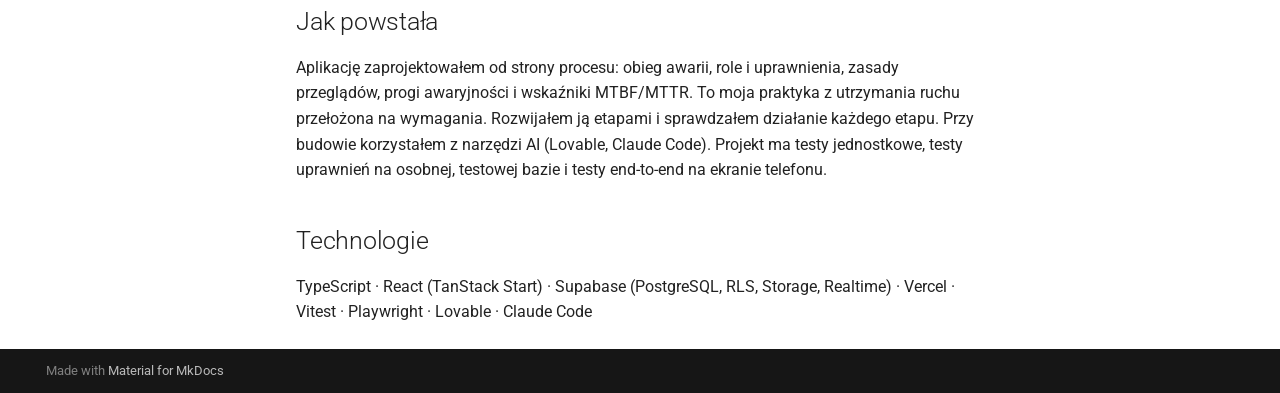
<file: zgloszenia_awarii/index.html>
<!doctype html>
<html lang="pl" class="no-js">
  <head>
    
      <meta charset="utf-8">
      <meta name="viewport" content="width=device-width,initial-scale=1">
      
        <meta name="description" content="Automatyka i infrastruktura techniczna w farmacji – moje projekty z analizy danych i AI.">
      
      
        <meta name="author" content="Jerzy Śliwa">
      
      
        <link rel="canonical" href="https://jerry-s-77.github.io/ds_ai_portfolio/zgloszenia_awarii/">
      
      
        <link rel="prev" href="../glosowe_zglaszanie_awarii/">
      
      
        <link rel="next" href="../titanic/">
      
      
        
      
      
      <link rel="icon" href="../assets/images/favicon.png">
      <meta name="generator" content="mkdocs-1.6.1, mkdocs-material-9.8.0">
    
    
      
        <title>Zgłaszanie awarii - Jerzy Śliwa – portfolio</title>
      
    
    
      <link rel="stylesheet" href="../assets/stylesheets/main.57a0d79d.min.css">
      
        
        <link rel="stylesheet" href="../assets/stylesheets/palette.fb2fffe2.min.css">
      
      


    
    
      
    
    
      
        
        
        <link rel="preconnect" href="https://fonts.gstatic.com" crossorigin>
        <link rel="stylesheet" href="https://fonts.googleapis.com/css?family=Roboto:300,300i,400,400i,700,700i%7CRoboto+Mono:400,400i,700,700i&display=fallback">
        <style>:root{--md-text-font:"Roboto";--md-code-font:"Roboto Mono"}</style>
      
    
    
      <link rel="stylesheet" href="../assets/extra.css">
    
    <script>__md_scope=new URL("..",location),__md_hash=e=>[...e].reduce(((e,_)=>(e<<5)-e+_.charCodeAt(0)),0),__md_get=(e,_=localStorage,t=__md_scope)=>JSON.parse(_.getItem(t.pathname+"."+e)),__md_set=(e,_,t=localStorage,a=__md_scope)=>{try{t.setItem(a.pathname+"."+e,JSON.stringify(_))}catch(e){}}</script>
    
      

    
    
  

  </head>
  
  
    
    
      
    
    
    
    
    <body dir="ltr" data-md-color-scheme="default" data-md-color-primary="indigo" data-md-color-accent="teal">
  
    
    <input class="md-toggle" data-md-toggle="drawer" type="checkbox" id="__drawer" autocomplete="off">
    <input class="md-toggle" data-md-toggle="search" type="checkbox" id="__search" autocomplete="off">
    <label class="md-overlay" for="__drawer"></label>
    <div data-md-component="skip">
      
        
        <a href="#zgaszanie-awarii-aplikacja-dla-zakadu" class="md-skip">
          Przejdź do treści
        </a>
      
    </div>
    <div data-md-component="announce">
      
    </div>
    
    
      

<header class="md-header" data-md-component="header">
  <nav class="md-header__inner md-grid" aria-label="Nagłówek">
    <a href=".." title="Jerzy Śliwa – portfolio" class="md-header__button md-logo" aria-label="Jerzy Śliwa – portfolio" data-md-component="logo">
      
  
  <svg xmlns="http://www.w3.org/2000/svg" viewBox="0 0 24 24"><path d="M12 8a3 3 0 0 0 3-3 3 3 0 0 0-3-3 3 3 0 0 0-3 3 3 3 0 0 0 3 3m0 3.54C9.64 9.35 6.5 8 3 8v11c3.5 0 6.64 1.35 9 3.54 2.36-2.19 5.5-3.54 9-3.54V8c-3.5 0-6.64 1.35-9 3.54"/></svg>

    </a>
    <label class="md-header__button md-icon" for="__drawer">
      
      <svg xmlns="http://www.w3.org/2000/svg" viewBox="0 0 24 24"><path d="M3 6h18v2H3zm0 5h18v2H3zm0 5h18v2H3z"/></svg>
    </label>
    <div class="md-header__title" data-md-component="header-title">
      <div class="md-header__ellipsis">
        <div class="md-header__topic">
          <span class="md-ellipsis">
            Jerzy Śliwa – portfolio
          </span>
        </div>
        <div class="md-header__topic" data-md-component="header-topic">
          <span class="md-ellipsis">
            
              Zgłaszanie awarii
            
          </span>
        </div>
      </div>
    </div>
    
      
        <form class="md-header__option" data-md-component="palette">
  
    
    
    
    <input class="md-option" data-md-color-media="" data-md-color-scheme="default" data-md-color-primary="indigo" data-md-color-accent="teal"  aria-label="Tryb ciemny"  type="radio" name="__palette" id="__palette_0">
    
      <label class="md-header__button md-icon" title="Tryb ciemny" for="__palette_1" hidden>
        <svg xmlns="http://www.w3.org/2000/svg" viewBox="0 0 24 24"><path d="m17.75 4.09-2.53 1.94.91 3.06-2.63-1.81-2.63 1.81.91-3.06-2.53-1.94L12.44 4l1.06-3 1.06 3zm3.5 6.91-1.64 1.25.59 1.98-1.7-1.17-1.7 1.17.59-1.98L15.75 11l2.06-.05L18.5 9l.69 1.95zm-2.28 4.95c.83-.08 1.72 1.1 1.19 1.85-.32.45-.66.87-1.08 1.27C15.17 23 8.84 23 4.94 19.07c-3.91-3.9-3.91-10.24 0-14.14.4-.4.82-.76 1.27-1.08.75-.53 1.93.36 1.85 1.19-.27 2.86.69 5.83 2.89 8.02a9.96 9.96 0 0 0 8.02 2.89m-1.64 2.02a12.08 12.08 0 0 1-7.8-3.47c-2.17-2.19-3.33-5-3.49-7.82-2.81 3.14-2.7 7.96.31 10.98 3.02 3.01 7.84 3.12 10.98.31"/></svg>
      </label>
    
  
    
    
    
    <input class="md-option" data-md-color-media="" data-md-color-scheme="slate" data-md-color-primary="indigo" data-md-color-accent="teal"  aria-label="Tryb jasny"  type="radio" name="__palette" id="__palette_1">
    
      <label class="md-header__button md-icon" title="Tryb jasny" for="__palette_0" hidden>
        <svg xmlns="http://www.w3.org/2000/svg" viewBox="0 0 24 24"><path d="M12 7a5 5 0 0 1 5 5 5 5 0 0 1-5 5 5 5 0 0 1-5-5 5 5 0 0 1 5-5m0 2a3 3 0 0 0-3 3 3 3 0 0 0 3 3 3 3 0 0 0 3-3 3 3 0 0 0-3-3m0-7 2.39 3.42C13.65 5.15 12.84 5 12 5s-1.65.15-2.39.42zM3.34 7l4.16-.35A7.2 7.2 0 0 0 5.94 8.5c-.44.74-.69 1.5-.83 2.29zm.02 10 1.76-3.77a7.131 7.131 0 0 0 2.38 4.14zM20.65 7l-1.77 3.79a7.02 7.02 0 0 0-2.38-4.15zm-.01 10-4.14.36c.59-.51 1.12-1.14 1.54-1.86.42-.73.69-1.5.83-2.29zM12 22l-2.41-3.44c.74.27 1.55.44 2.41.44.82 0 1.63-.17 2.37-.44z"/></svg>
      </label>
    
  
</form>
      
    
    
      <script>var palette=__md_get("__palette");if(palette&&palette.color){if("(prefers-color-scheme)"===palette.color.media){var media=matchMedia("(prefers-color-scheme: light)"),input=document.querySelector(media.matches?"[data-md-color-media='(prefers-color-scheme: light)']":"[data-md-color-media='(prefers-color-scheme: dark)']");palette.color.media=input.getAttribute("data-md-color-media"),palette.color.scheme=input.getAttribute("data-md-color-scheme"),palette.color.primary=input.getAttribute("data-md-color-primary"),palette.color.accent=input.getAttribute("data-md-color-accent")}for(var[key,value]of Object.entries(palette.color))document.body.setAttribute("data-md-color-"+key,value)}</script>
    
    
    
      
      
        <label class="md-header__button md-icon" for="__search">
          
          <svg xmlns="http://www.w3.org/2000/svg" viewBox="0 0 24 24"><path d="M9.5 3A6.5 6.5 0 0 1 16 9.5c0 1.61-.59 3.09-1.56 4.23l.27.27h.79l5 5-1.5 1.5-5-5v-.79l-.27-.27A6.52 6.52 0 0 1 9.5 16 6.5 6.5 0 0 1 3 9.5 6.5 6.5 0 0 1 9.5 3m0 2C7 5 5 7 5 9.5S7 14 9.5 14 14 12 14 9.5 12 5 9.5 5"/></svg>
        </label>
        <div class="md-search" data-md-component="search" role="dialog">
  <label class="md-search__overlay" for="__search"></label>
  <div class="md-search__inner" role="search">
    <form class="md-search__form" name="search">
      <input type="text" class="md-search__input" name="query" aria-label="Szukaj" placeholder="Szukaj" autocapitalize="off" autocorrect="off" autocomplete="off" spellcheck="false" data-md-component="search-query" required>
      <label class="md-search__icon md-icon" for="__search">
        
        <svg xmlns="http://www.w3.org/2000/svg" viewBox="0 0 24 24"><path d="M9.5 3A6.5 6.5 0 0 1 16 9.5c0 1.61-.59 3.09-1.56 4.23l.27.27h.79l5 5-1.5 1.5-5-5v-.79l-.27-.27A6.52 6.52 0 0 1 9.5 16 6.5 6.5 0 0 1 3 9.5 6.5 6.5 0 0 1 9.5 3m0 2C7 5 5 7 5 9.5S7 14 9.5 14 14 12 14 9.5 12 5 9.5 5"/></svg>
        
        <svg xmlns="http://www.w3.org/2000/svg" viewBox="0 0 24 24"><path d="M20 11v2H8l5.5 5.5-1.42 1.42L4.16 12l7.92-7.92L13.5 5.5 8 11z"/></svg>
      </label>
      <nav class="md-search__options" aria-label="Szukaj">
        
        <button type="reset" class="md-search__icon md-icon" title="Wyczyść" aria-label="Wyczyść" tabindex="-1">
          
          <svg xmlns="http://www.w3.org/2000/svg" viewBox="0 0 24 24"><path d="M19 6.41 17.59 5 12 10.59 6.41 5 5 6.41 10.59 12 5 17.59 6.41 19 12 13.41 17.59 19 19 17.59 13.41 12z"/></svg>
        </button>
      </nav>
      
    </form>
    <div class="md-search__output">
      <div class="md-search__scrollwrap" tabindex="0" data-md-scrollfix>
        <div class="md-search-result" data-md-component="search-result">
          <div class="md-search-result__meta">
            Inicjowanie wyszukiwania
          </div>
          <ol class="md-search-result__list" role="presentation"></ol>
        </div>
      </div>
    </div>
  </div>
</div>
      
    
    
      <div class="md-header__source">
        <a href="https://github.com/Jerry-S-77/ds_ai_portfolio" title="Przejdź do repozytorium" class="md-source" data-md-component="source">
  <div class="md-source__icon md-icon">
    
    <svg xmlns="http://www.w3.org/2000/svg" viewBox="0 0 448 512"><!--! Font Awesome Free 7.1.0 by @fontawesome - https://fontawesome.com License - https://fontawesome.com/license/free (Icons: CC BY 4.0, Fonts: SIL OFL 1.1, Code: MIT License) Copyright 2025 Fonticons, Inc.--><path d="M439.6 236.1 244 40.5c-5.4-5.5-12.8-8.5-20.4-8.5s-15 3-20.4 8.4L162.5 81l51.5 51.5c27.1-9.1 52.7 16.8 43.4 43.7l49.7 49.7c34.2-11.8 61.2 31 35.5 56.7-26.5 26.5-70.2-2.9-56-37.3L240.3 199v121.9c25.3 12.5 22.3 41.8 9.1 55-6.4 6.4-15.2 10.1-24.3 10.1s-17.8-3.6-24.3-10.1c-17.6-17.6-11.1-46.9 11.2-56v-123c-20.8-8.5-24.6-30.7-18.6-45L142.6 101 8.5 235.1C3 240.6 0 247.9 0 255.5s3 15 8.5 20.4l195.6 195.7c5.4 5.4 12.7 8.4 20.4 8.4s15-3 20.4-8.4l194.7-194.7c5.4-5.4 8.4-12.8 8.4-20.4s-3-15-8.4-20.4"/></svg>
  </div>
  <div class="md-source__repository">
    Jerry-S-77/ds_ai_portfolio
  </div>
</a>
      </div>
    
  </nav>
  
</header>
    
    <div class="md-container" data-md-component="container">
      
      
        
          
            
<nav class="md-tabs" aria-label="Zakładki" data-md-component="tabs">
  <div class="md-grid">
    <ul class="md-tabs__list">
      
        
  
  
  
  
    <li class="md-tabs__item">
      <a href=".." class="md-tabs__link">
        
  
  
    
  
  Strona domowa

      </a>
    </li>
  

      
        
  
  
  
    
  
  
    
    
      <li class="md-tabs__item md-tabs__item--active">
        <a href="../glosowe_zglaszanie_awarii/" class="md-tabs__link">
          
  
  
  Projekty AI

        </a>
      </li>
    
  

      
        
  
  
  
  
    
    
      <li class="md-tabs__item">
        <a href="../titanic/" class="md-tabs__link">
          
  
  
  Analiza danych

        </a>
      </li>
    
  

      
    </ul>
  </div>
</nav>
          
        
      
      <main class="md-main" data-md-component="main">
        <div class="md-main__inner md-grid">
          
            
              
              <div class="md-sidebar md-sidebar--primary" data-md-component="sidebar" data-md-type="navigation" >
                <div class="md-sidebar__scrollwrap">
                  <div class="md-sidebar__inner">
                    


  


<nav class="md-nav md-nav--primary md-nav--lifted" aria-label="Nawigacja" data-md-level="0">
  <label class="md-nav__title" for="__drawer">
    <a href=".." title="Jerzy Śliwa – portfolio" class="md-nav__button md-logo" aria-label="Jerzy Śliwa – portfolio" data-md-component="logo">
      
  
  <svg xmlns="http://www.w3.org/2000/svg" viewBox="0 0 24 24"><path d="M12 8a3 3 0 0 0 3-3 3 3 0 0 0-3-3 3 3 0 0 0-3 3 3 3 0 0 0 3 3m0 3.54C9.64 9.35 6.5 8 3 8v11c3.5 0 6.64 1.35 9 3.54 2.36-2.19 5.5-3.54 9-3.54V8c-3.5 0-6.64 1.35-9 3.54"/></svg>

    </a>
    Jerzy Śliwa – portfolio
  </label>
  
    <div class="md-nav__source">
      <a href="https://github.com/Jerry-S-77/ds_ai_portfolio" title="Przejdź do repozytorium" class="md-source" data-md-component="source">
  <div class="md-source__icon md-icon">
    
    <svg xmlns="http://www.w3.org/2000/svg" viewBox="0 0 448 512"><!--! Font Awesome Free 7.1.0 by @fontawesome - https://fontawesome.com License - https://fontawesome.com/license/free (Icons: CC BY 4.0, Fonts: SIL OFL 1.1, Code: MIT License) Copyright 2025 Fonticons, Inc.--><path d="M439.6 236.1 244 40.5c-5.4-5.5-12.8-8.5-20.4-8.5s-15 3-20.4 8.4L162.5 81l51.5 51.5c27.1-9.1 52.7 16.8 43.4 43.7l49.7 49.7c34.2-11.8 61.2 31 35.5 56.7-26.5 26.5-70.2-2.9-56-37.3L240.3 199v121.9c25.3 12.5 22.3 41.8 9.1 55-6.4 6.4-15.2 10.1-24.3 10.1s-17.8-3.6-24.3-10.1c-17.6-17.6-11.1-46.9 11.2-56v-123c-20.8-8.5-24.6-30.7-18.6-45L142.6 101 8.5 235.1C3 240.6 0 247.9 0 255.5s3 15 8.5 20.4l195.6 195.7c5.4 5.4 12.7 8.4 20.4 8.4s15-3 20.4-8.4l194.7-194.7c5.4-5.4 8.4-12.8 8.4-20.4s-3-15-8.4-20.4"/></svg>
  </div>
  <div class="md-source__repository">
    Jerry-S-77/ds_ai_portfolio
  </div>
</a>
    </div>
  
  <ul class="md-nav__list" data-md-scrollfix>
    
      
      
  
  
  
  
    <li class="md-nav__item">
      <a href=".." class="md-nav__link">
        
  
  
  <span class="md-ellipsis">
    
  
    Strona domowa
  

    
  </span>
  
  

      </a>
    </li>
  

    
      
      
  
  
    
  
  
  
    
    
    
    
      
        
        
      
      
    
    
    <li class="md-nav__item md-nav__item--active md-nav__item--section md-nav__item--nested">
      
        
        
        <input class="md-nav__toggle md-toggle " type="checkbox" id="__nav_2" checked>
        
          
          <label class="md-nav__link" for="__nav_2" id="__nav_2_label" tabindex="">
            
  
  
  <span class="md-ellipsis">
    
  
    Projekty AI
  

    
  </span>
  
  

            <span class="md-nav__icon md-icon"></span>
          </label>
        
        <nav class="md-nav" data-md-level="1" aria-labelledby="__nav_2_label" aria-expanded="true">
          <label class="md-nav__title" for="__nav_2">
            <span class="md-nav__icon md-icon"></span>
            
  
    Projekty AI
  

          </label>
          <ul class="md-nav__list" data-md-scrollfix>
            
              
                
  
  
  
  
    <li class="md-nav__item">
      <a href="../glosowe_zglaszanie_awarii/" class="md-nav__link">
        
  
  
  <span class="md-ellipsis">
    
  
    Głosowe zgłaszanie awarii
  

    
  </span>
  
  

      </a>
    </li>
  

              
            
              
                
  
  
    
  
  
  
    <li class="md-nav__item md-nav__item--active">
      
      <input class="md-nav__toggle md-toggle" type="checkbox" id="__toc">
      
      
        
      
      
        <label class="md-nav__link md-nav__link--active" for="__toc">
          
  
  
  <span class="md-ellipsis">
    
  
    Zgłaszanie awarii
  

    
  </span>
  
  

          <span class="md-nav__icon md-icon"></span>
        </label>
      
      <a href="./" class="md-nav__link md-nav__link--active">
        
  
  
  <span class="md-ellipsis">
    
  
    Zgłaszanie awarii
  

    
  </span>
  
  

      </a>
      
        

<nav class="md-nav md-nav--secondary" aria-label="Spis treści">
  
  
  
    
  
  
    <label class="md-nav__title" for="__toc">
      <span class="md-nav__icon md-icon"></span>
      Spis treści
    </label>
    <ul class="md-nav__list" data-md-component="toc" data-md-scrollfix>
      
        <li class="md-nav__item">
  <a href="#problem" class="md-nav__link">
    <span class="md-ellipsis">
      
        Problem
      
    </span>
  </a>
  
</li>
      
        <li class="md-nav__item">
  <a href="#rozwiazanie" class="md-nav__link">
    <span class="md-ellipsis">
      
        Rozwiązanie
      
    </span>
  </a>
  
</li>
      
        <li class="md-nav__item">
  <a href="#bezpieczenstwo-i-role" class="md-nav__link">
    <span class="md-ellipsis">
      
        Bezpieczeństwo i role
      
    </span>
  </a>
  
</li>
      
        <li class="md-nav__item">
  <a href="#jak-powstaa" class="md-nav__link">
    <span class="md-ellipsis">
      
        Jak powstała
      
    </span>
  </a>
  
</li>
      
        <li class="md-nav__item">
  <a href="#technologie" class="md-nav__link">
    <span class="md-ellipsis">
      
        Technologie
      
    </span>
  </a>
  
</li>
      
    </ul>
  
</nav>
      
    </li>
  

              
            
          </ul>
        </nav>
      
    </li>
  

    
      
      
  
  
  
  
    
    
    
    
      
      
    
    
    <li class="md-nav__item md-nav__item--nested">
      
        
        
        <input class="md-nav__toggle md-toggle " type="checkbox" id="__nav_3" >
        
          
          <label class="md-nav__link" for="__nav_3" id="__nav_3_label" tabindex="0">
            
  
  
  <span class="md-ellipsis">
    
  
    Analiza danych
  

    
  </span>
  
  

            <span class="md-nav__icon md-icon"></span>
          </label>
        
        <nav class="md-nav" data-md-level="1" aria-labelledby="__nav_3_label" aria-expanded="false">
          <label class="md-nav__title" for="__nav_3">
            <span class="md-nav__icon md-icon"></span>
            
  
    Analiza danych
  

          </label>
          <ul class="md-nav__list" data-md-scrollfix>
            
              
                
  
  
  
  
    <li class="md-nav__item">
      <a href="../titanic/" class="md-nav__link">
        
  
  
  <span class="md-ellipsis">
    
  
    Titanic
  

    
  </span>
  
  

      </a>
    </li>
  

              
            
              
                
  
  
  
  
    <li class="md-nav__item">
      <a href="../iris/" class="md-nav__link">
        
  
  
  <span class="md-ellipsis">
    
  
    Irysy
  

    
  </span>
  
  

      </a>
    </li>
  

              
            
          </ul>
        </nav>
      
    </li>
  

    
  </ul>
</nav>
                  </div>
                </div>
              </div>
            
            
              
              <div class="md-sidebar md-sidebar--secondary" data-md-component="sidebar" data-md-type="toc" >
                <div class="md-sidebar__scrollwrap">
                  <div class="md-sidebar__inner">
                    

<nav class="md-nav md-nav--secondary" aria-label="Spis treści">
  
  
  
    
  
  
    <label class="md-nav__title" for="__toc">
      <span class="md-nav__icon md-icon"></span>
      Spis treści
    </label>
    <ul class="md-nav__list" data-md-component="toc" data-md-scrollfix>
      
        <li class="md-nav__item">
  <a href="#problem" class="md-nav__link">
    <span class="md-ellipsis">
      
        Problem
      
    </span>
  </a>
  
</li>
      
        <li class="md-nav__item">
  <a href="#rozwiazanie" class="md-nav__link">
    <span class="md-ellipsis">
      
        Rozwiązanie
      
    </span>
  </a>
  
</li>
      
        <li class="md-nav__item">
  <a href="#bezpieczenstwo-i-role" class="md-nav__link">
    <span class="md-ellipsis">
      
        Bezpieczeństwo i role
      
    </span>
  </a>
  
</li>
      
        <li class="md-nav__item">
  <a href="#jak-powstaa" class="md-nav__link">
    <span class="md-ellipsis">
      
        Jak powstała
      
    </span>
  </a>
  
</li>
      
        <li class="md-nav__item">
  <a href="#technologie" class="md-nav__link">
    <span class="md-ellipsis">
      
        Technologie
      
    </span>
  </a>
  
</li>
      
    </ul>
  
</nav>
                  </div>
                </div>
              </div>
            
          
          
            <div class="md-content" data-md-component="content">
              
              <article class="md-content__inner md-typeset">
                
                  


  
  


<h1 id="zgaszanie-awarii-aplikacja-dla-zakadu">Zgłaszanie awarii – aplikacja dla zakładu</h1>
<p><a href="https://zgloszenia-awarii.vercel.app"><span class="twemoji"><svg xmlns="http://www.w3.org/2000/svg" viewBox="0 0 24 24"><path d="M14 3v2h3.59l-9.83 9.83 1.41 1.41L19 6.41V10h2V3m-2 16H5V5h7V3H5a2 2 0 0 0-2 2v14a2 2 0 0 0 2 2h14a2 2 0 0 0 2-2v-7h-2z"/></svg></span> aplikacja</a> ·
<a href="https://github.com/Jerry-S-77/zgloszenia-awarii"><span class="twemoji"><svg xmlns="http://www.w3.org/2000/svg" viewBox="0 0 512 512"><!--! Font Awesome Free 7.1.0 by @fontawesome - https://fontawesome.com License - https://fontawesome.com/license/free (Icons: CC BY 4.0, Fonts: SIL OFL 1.1, Code: MIT License) Copyright 2025 Fonticons, Inc.--><path d="M173.9 397.4c0 2-2.3 3.6-5.2 3.6-3.3.3-5.6-1.3-5.6-3.6 0-2 2.3-3.6 5.2-3.6 3-.3 5.6 1.3 5.6 3.6m-31.1-4.5c-.7 2 1.3 4.3 4.3 4.9 2.6 1 5.6 0 6.2-2s-1.3-4.3-4.3-5.2c-2.6-.7-5.5.3-6.2 2.3m44.2-1.7c-2.9.7-4.9 2.6-4.6 4.9.3 2 2.9 3.3 5.9 2.6 2.9-.7 4.9-2.6 4.6-4.6-.3-1.9-3-3.2-5.9-2.9M252.8 8C114.1 8 8 113.3 8 252c0 110.9 69.8 205.8 169.5 239.2 12.8 2.3 17.3-5.6 17.3-12.1 0-6.2-.3-40.4-.3-61.4 0 0-70 15-84.7-29.8 0 0-11.4-29.1-27.8-36.6 0 0-22.9-15.7 1.6-15.4 0 0 24.9 2 38.6 25.8 21.9 38.6 58.6 27.5 72.9 20.9 2.3-16 8.8-27.1 16-33.7-55.9-6.2-112.3-14.3-112.3-110.5 0-27.5 7.6-41.3 23.6-58.9-2.6-6.5-11.1-33.3 2.6-67.9 20.9-6.5 69 27 69 27 20-5.6 41.5-8.5 62.8-8.5s42.8 2.9 62.8 8.5c0 0 48.1-33.6 69-27 13.7 34.7 5.2 61.4 2.6 67.9 16 17.7 25.8 31.5 25.8 58.9 0 96.5-58.9 104.2-114.8 110.5 9.2 7.9 17 22.9 17 46.4 0 33.7-.3 75.4-.3 83.6 0 6.5 4.6 14.4 17.3 12.1C436.2 457.8 504 362.9 504 252 504 113.3 391.5 8 252.8 8M105.2 352.9c-1.3 1-1 3.3.7 5.2 1.6 1.6 3.9 2.3 5.2 1 1.3-1 1-3.3-.7-5.2-1.6-1.6-3.9-2.3-5.2-1m-10.8-8.1c-.7 1.3.3 2.9 2.3 3.9 1.6 1 3.6.7 4.3-.7.7-1.3-.3-2.9-2.3-3.9-2-.6-3.6-.3-4.3.7m32.4 35.6c-1.6 1.3-1 4.3 1.3 6.2 2.3 2.3 5.2 2.6 6.5 1 1.3-1.3.7-4.3-1.3-6.2-2.2-2.3-5.2-2.6-6.5-1m-11.4-14.7c-1.6 1-1.6 3.6 0 5.9s4.3 3.3 5.6 2.3c1.6-1.3 1.6-3.9 0-6.2-1.4-2.3-4-3.3-5.6-2"/></svg></span> kod na GitHubie</a></p>
<p><span class="twemoji"><svg xmlns="http://www.w3.org/2000/svg" viewBox="0 0 24 24"><path d="M19 19H5V8h14m-3-7v2H8V1H6v2H5c-1.11 0-2 .89-2 2v14a2 2 0 0 0 2 2h14a2 2 0 0 0 2-2V5a2 2 0 0 0-2-2h-1V1m-1 11h-5v5h5z"/></svg></span> <strong>Powstała:</strong> 4 września – 24 października 2026 (rozwijana etapami)</p>
<h2 id="problem">Problem</h2>
<p>W wielu zakładach awarie trafiają do arkusza Excel albo do maila. Trudno potem sprawdzić, kto się
awarią zajmuje, na jaką część czeka i które urządzenia psują się najczęściej. Na hali często nie ma też zasięgu.</p>
<h2 id="rozwiazanie">Rozwiązanie</h2>
<p>Aplikacja na telefon (można ją dodać do ekranu głównego), w której cały obieg awarii jest w jednym miejscu:</p>
<ul>
<li><strong>zgłoszenie</strong> w kilka sekund – wybór urządzenia z listy, opis, krytyczność, do 3 zdjęć,</li>
<li><strong>praca offline</strong> – zgłoszenie bez zasięgu czeka w kolejce i wysyła się samo po powrocie sieci,</li>
<li><strong>obieg statusów</strong> (zgłoszona → przyjęta → w naprawie → czeka na część → zamknięta) z zespołem przy awarii,
  komentarzami i pełną historią zmian,</li>
<li><strong>przeglądy</strong> z listami kontrolnymi i automatycznym następnym terminem; gdy urządzenie przekroczy próg
  awaryjności, baza sama proponuje przyspieszenie przeglądu,</li>
<li><strong>części i magazyn</strong> – pobranie części do awarii, stany minimalne, import z pliku,</li>
<li><strong>analizy niezawodności</strong> – MTBF i MTTR na urządzenie, Pareto przyczyn, trend miesięczny, eksport CSV,</li>
<li><strong>powiadomienia</strong> w aplikacji i push na telefon.</li>
</ul>
<div class="galeria">
<figure>
<p><img alt="Ekran zgłoszenia awarii" src="ekran_zgloszenie.jpg" /></p>
<figcaption>Zgłoszenie awarii</figcaption>
</figure>
<figure>
<p><img alt="Lista awarii z filtrami" src="ekran_lista_awarii.jpg" /></p>
<figcaption>Lista awarii</figcaption>
</figure>
<figure>
<p><img alt="Zadania technika: zgłoszenia do przyjęcia i przeglądy" src="ekran_zadania.jpg" /></p>
<figcaption>Zadania technika</figcaption>
</figure>
</div>
<p><span class="podpis-licencji">Zrzuty ekranu z konta demonstracyjnego, dane przykładowe.</span></p>
<h2 id="bezpieczenstwo-i-role">Bezpieczeństwo i role</h2>
<p>Cztery role: pracownik, technik, kierownik, admin. Uprawnienia egzekwuje <strong>baza danych</strong> (Row Level Security
w Supabase), a nie tylko interfejs. Przejścia statusów sprawdza trigger – np. zamknięcie wymaga przyczyny i czasu
przestoju. Konta zakłada wyłącznie administrator, a hasło tymczasowe trzeba zmienić przy pierwszym logowaniu.
To podejście znam z GMP: system ma pilnować reguł sam, niezależnie od tego, co pokazuje ekran.</p>
<h2 id="jak-powstaa">Jak powstała</h2>
<p>Aplikację zaprojektowałem od strony procesu: obieg awarii, role i uprawnienia, zasady przeglądów, progi
awaryjności i wskaźniki MTBF/MTTR. To moja praktyka z utrzymania ruchu przełożona na wymagania. Rozwijałem ją
etapami i sprawdzałem działanie każdego etapu. Przy budowie korzystałem z narzędzi AI (Lovable, Claude Code).
Projekt ma testy jednostkowe, testy uprawnień na osobnej, testowej bazie i testy end-to-end na ekranie telefonu.</p>
<h2 id="technologie">Technologie</h2>
<p>TypeScript · React (TanStack Start) · Supabase (PostgreSQL, RLS, Storage, Realtime) · Vercel ·
Vitest · Playwright · Lovable · Claude Code</p>












                
              </article>
            </div>
          
          
<script>var target=document.getElementById(location.hash.slice(1));target&&target.name&&(target.checked=target.name.startsWith("__tabbed_"))</script>
        </div>
        
          <button type="button" class="md-top md-icon" data-md-component="top" hidden>
  
  <svg xmlns="http://www.w3.org/2000/svg" viewBox="0 0 24 24"><path d="M13 20h-2V8l-5.5 5.5-1.42-1.42L12 4.16l7.92 7.92-1.42 1.42L13 8z"/></svg>
  Powrót do góry
</button>
        
      </main>
      
        <footer class="md-footer">
  
  <div class="md-footer-meta md-typeset">
    <div class="md-footer-meta__inner md-grid">
      <div class="md-copyright">
  
  
    Made with
    <a href="https://squidfunk.github.io/mkdocs-material/" target="_blank" rel="noopener">
      Material for MkDocs
    </a>
  
</div>
      
    </div>
  </div>
</footer>
      
    </div>
    <div class="md-dialog" data-md-component="dialog">
      <div class="md-dialog__inner md-typeset"></div>
    </div>
    
    
    
      
      
      <script id="__config" type="application/json">{"annotate": null, "base": "..", "features": ["navigation.tabs", "navigation.top", "content.code.copy"], "search": "../assets/javascripts/workers/search.a7633da7.min.js", "tags": null, "translations": {"clipboard.copied": "Skopiowano do schowka", "clipboard.copy": "Kopiuj do schowka", "search.result.more.one": "1 wi\u0119cej na tej stronie", "search.result.more.other": "# wi\u0119cej na tej stronie", "search.result.none": "Brak wynik\u00f3w wyszukiwania", "search.result.one": "Wyniki wyszukiwania: 1", "search.result.other": "Wyniki wyszukiwania: #", "search.result.placeholder": "Zacznij pisa\u0107, aby szuka\u0107", "search.result.term.missing": "Brak", "select.version": "Wybierz wersj\u0119"}, "version": null}</script>
    
    
      <script src="../assets/javascripts/bundle.c21346df.min.js"></script>
      
        <script src="../assets/iframe.js"></script>
      
    
  </body>
</html>
</file>
<file: assets/extra.css>
/* trzy zdjęcia irysów obok siebie, na telefonie jedno pod drugim */
.galeria {
  display: grid;
  grid-template-columns: repeat(auto-fit, minmax(180px, 1fr));
  gap: 0.8rem;
}
.galeria figure {
  margin: 0;
}
.galeria img {
  width: 100%;
  aspect-ratio: 4 / 3;
  object-fit: cover;
  border-radius: 6px;
}
/* zrzuty z telefonu: pionowe, pokazuję górną część ekranu */
.md-content .galeria img[src^="ekran_"] {
  aspect-ratio: 3 / 4;
  object-position: top;
  border: 1px solid var(--md-default-fg-color--lightest);
}
.galeria figcaption {
  text-align: center;
  font-size: 0.75rem;
}
.podpis-licencji {
  font-size: 0.65rem;
  opacity: 0.75;
}
.notebook {
  width: 100%;
  border: 1px solid var(--md-default-fg-color--lightest);
  overflow: hidden;
}
</file>
<file: assets/stylesheets/main.57a0d79d.min.css>
@charset "UTF-8";html{box-sizing:border-box;-webkit-text-size-adjust:none;-moz-text-size-adjust:none;text-size-adjust:none}*,:after,:before{box-sizing:inherit}@media(prefers-reduced-motion){*,:after,:before{transition:none!important}}body{margin:0;-webkit-font-smoothing:antialiased;-moz-osx-font-smoothing:grayscale;--md-text-font-family:var(--md-text-font, _),
    -apple-system, BlinkMacSystemFont, Helvetica, Arial, sans-serif;--md-code-font-family:var(--md-code-font, _),
    SFMono-Regular, Consolas, Menlo, monospace}.md-typeset code:not(.focus-visible),a,button,input,label{-webkit-tap-highlight-color:transparent}a{color:inherit;text-decoration:none}hr{box-sizing:initial;display:block;height:.05rem;padding:0;overflow:visible;border:0}small{font-size:80%}sub,sup{line-height:1em}img{border-style:none}table{border-spacing:0;border-collapse:initial}td,th{font-weight:400;vertical-align:top}button{padding:0;margin:0;font-family:inherit;font-size:inherit;background:#0000;border:0}input{border:0;outline:none}:root{--md-primary-fg-color:#4051b5;--md-primary-fg-color--light:#5d6cc0;--md-primary-fg-color--dark:#303fa1;--md-primary-bg-color:#fff;--md-primary-bg-color--light:#ffffffb3;--md-accent-fg-color:#526cfe;--md-accent-fg-color--transparent:#526cfe1a;--md-accent-bg-color:#fff;--md-accent-bg-color--light:#ffffffb3;--md-typeset-table-sort-icon:url("data:image/svg+xml;charset=utf-8,<svg xmlns='http://www.w3.org/2000/svg' viewBox='0 0 24 24'><path d='m18 21-4-4h3V7h-3l4-4 4 4h-3v10h3M2 19v-2h10v2M2 13v-2h7v2M2 7V5h4v2z'/></svg>");--md-typeset-table-sort-icon--asc:url("data:image/svg+xml;charset=utf-8,<svg xmlns='http://www.w3.org/2000/svg' viewBox='0 0 24 24'><path d='M19 17h3l-4 4-4-4h3V3h2M2 17h10v2H2M6 5v2H2V5m0 6h7v2H2z'/></svg>");--md-typeset-table-sort-icon--desc:url("data:image/svg+xml;charset=utf-8,<svg xmlns='http://www.w3.org/2000/svg' viewBox='0 0 24 24'><path d='M19 7h3l-4-4-4 4h3v14h2M2 17h10v2H2M6 5v2H2V5m0 6h7v2H2z'/></svg>")}[data-md-color-scheme=default]{color-scheme:light}[data-md-color-scheme=default] img[src$="#gh-dark-mode-only"],[data-md-color-scheme=default] img[src$="#only-dark"]{display:none}:root,[data-md-color-scheme=default]{--md-hue:225deg;--md-default-fg-color:#000000de;--md-default-fg-color--light:#0000008a;--md-default-fg-color--lighter:#00000052;--md-default-fg-color--lightest:#00000012;--md-default-bg-color:#fff;--md-default-bg-color--light:#ffffffb3;--md-default-bg-color--lighter:#ffffff4d;--md-default-bg-color--lightest:#ffffff1f;--md-code-fg-color:#36464e;--md-code-bg-color:#f5f5f5;--md-code-bg-color--light:#f5f5f5b3;--md-code-bg-color--lighter:#f5f5f54d;--md-code-hl-color:#4287ff;--md-code-hl-color--light:#4287ff1a;--md-code-hl-number-color:#d52a2a;--md-code-hl-special-color:#db1457;--md-code-hl-function-color:#a846b9;--md-code-hl-constant-color:#6e59d9;--md-code-hl-keyword-color:#3f6ec6;--md-code-hl-string-color:#1c7d4d;--md-code-hl-name-color:var(--md-code-fg-color);--md-code-hl-operator-color:var(--md-default-fg-color--light);--md-code-hl-punctuation-color:var(--md-default-fg-color--light);--md-code-hl-comment-color:var(--md-default-fg-color--light);--md-code-hl-generic-color:var(--md-default-fg-color--light);--md-code-hl-variable-color:var(--md-default-fg-color--light);--md-typeset-color:var(--md-default-fg-color);--md-typeset-a-color:var(--md-primary-fg-color);--md-typeset-del-color:#f5503d26;--md-typeset-ins-color:#0bd57026;--md-typeset-kbd-color:#fafafa;--md-typeset-kbd-accent-color:#fff;--md-typeset-kbd-border-color:#b8b8b8;--md-typeset-mark-color:#ffff0080;--md-typeset-table-color:#0000001f;--md-typeset-table-color--light:#00000009;--md-admonition-fg-color:var(--md-default-fg-color);--md-admonition-bg-color:var(--md-default-bg-color);--md-warning-fg-color:#000000de;--md-warning-bg-color:#ff9;--md-footer-fg-color:#fff;--md-footer-fg-color--light:#ffffffb3;--md-footer-fg-color--lighter:#ffffff73;--md-footer-bg-color:#000000de;--md-footer-bg-color--dark:#00000052;--md-shadow-z1:0 0.2rem 0.5rem #0000000d,
    0 0 0.05rem #0000001a;--md-shadow-z2:0 0.2rem 0.5rem #0000001a,
    0 0 0.05rem #00000040;--md-shadow-z3:0 0.2rem 0.5rem #0003,
    0 0 0.05rem #00000059}.md-icon svg{display:block;width:1.2rem;height:1.2rem;fill:currentcolor}aside,body,input{font-family:var(--md-text-font-family);font-feature-settings:"kern","liga";color:var(--md-typeset-color)}code,kbd,pre{font-family:var(--md-code-font-family);font-feature-settings:"kern"}.md-typeset{font-size:.8rem;line-height:1.6;overflow-wrap:break-word;-webkit-print-color-adjust:exact;color-adjust:exact}@media print{.md-typeset{font-size:.68rem}.md-typeset code,.md-typeset kbd,.md-typeset pre{white-space:pre-wrap}}.md-typeset blockquote,.md-typeset dl,.md-typeset figure,.md-typeset ol,.md-typeset pre,.md-typeset ul{margin-top:1em;margin-bottom:1em}.md-typeset h1{margin:0 0 1.25em;font-size:2em;line-height:1.3;color:var(--md-default-fg-color--light)}.md-typeset h1,.md-typeset h2{font-weight:300;letter-spacing:-.01em}.md-typeset h2{margin:1.6em 0 .64em;font-size:1.5625em;line-height:1.4}.md-typeset h3{margin:1.6em 0 .8em;font-size:1.25em;font-weight:400;line-height:1.5;letter-spacing:-.01em}.md-typeset h2+h3{margin-top:.8em}.md-typeset h4{margin:1em 0;font-weight:700;letter-spacing:-.01em}.md-typeset h5,.md-typeset h6{margin:1.25em 0;font-size:.8em;font-weight:700;color:var(--md-default-fg-color--light);letter-spacing:-.01em}.md-typeset h5{text-transform:uppercase}.md-typeset h5 code{text-transform:none}.md-typeset hr{display:flow-root;margin:1.5em 0;border-bottom:.05rem solid var(--md-default-fg-color--lightest)}.md-typeset a{color:var(--md-typeset-a-color);word-break:break-word}.md-typeset a,.md-typeset a:before{transition:color 125ms}.md-typeset a:focus,.md-typeset a:hover{color:var(--md-accent-fg-color)}.md-typeset a:focus code,.md-typeset a:hover code{color:var(--md-accent-fg-color);background-color:var(--md-accent-fg-color--transparent)}.md-typeset a code{color:var(--md-typeset-a-color)}.md-typeset a.focus-visible{outline-color:var(--md-accent-fg-color);outline-offset:.2rem}.md-typeset code,.md-typeset kbd,.md-typeset pre{font-variant-ligatures:none;color:var(--md-code-fg-color);direction:ltr;transition:background-color 125ms}.md-typeset code{padding:0 .2941176471em;font-size:.85em;word-break:break-word;background-color:var(--md-code-bg-color);border-radius:.1rem;-webkit-box-decoration-break:clone;box-decoration-break:clone;transition:color 125ms,background-color 125ms}.md-typeset code:not(.focus-visible){outline:none}.md-typeset pre{position:relative;display:flow-root;line-height:1.4}.md-typeset pre>code{display:block;padding:.7720588235em 1.1764705882em;margin:0;overflow:auto;word-break:normal;touch-action:auto;scrollbar-color:var(--md-default-fg-color--lighter) #0000;scrollbar-width:thin;outline-color:var(--md-accent-fg-color);box-shadow:none;-webkit-box-decoration-break:slice;box-decoration-break:slice}.md-typeset pre>code:hover{scrollbar-color:var(--md-accent-fg-color) #0000}.md-typeset pre>code::-webkit-scrollbar{width:.2rem;height:.2rem}.md-typeset pre>code::-webkit-scrollbar-thumb{background-color:var(--md-default-fg-color--lighter)}.md-typeset pre>code::-webkit-scrollbar-thumb:hover{background-color:var(--md-accent-fg-color)}.md-typeset kbd{display:inline-block;padding:0 .6666666667em;font-size:.75em;color:var(--md-default-fg-color);word-break:break-word;vertical-align:text-top;background-color:var(--md-typeset-kbd-color);border-radius:.1rem;box-shadow:0 .1rem 0 .05rem var(--md-typeset-kbd-border-color),0 .1rem 0 var(--md-typeset-kbd-border-color),0 -.1rem .2rem var(--md-typeset-kbd-accent-color) inset}.md-typeset mark{color:inherit;word-break:break-word;background-color:var(--md-typeset-mark-color);-webkit-box-decoration-break:clone;box-decoration-break:clone}.md-typeset abbr{text-decoration:none;cursor:help}.md-typeset [data-preview],.md-typeset abbr{border-bottom:.05rem dotted var(--md-default-fg-color--light)}.md-typeset small{opacity:.75}[dir=ltr] .md-typeset sub,[dir=ltr] .md-typeset sup{margin-left:.078125em}[dir=rtl] .md-typeset sub,[dir=rtl] .md-typeset sup{margin-right:.078125em}[dir=ltr] .md-typeset blockquote{padding-left:.6rem;border-left:.2rem solid var(--md-default-fg-color--lighter)}[dir=rtl] .md-typeset blockquote{padding-right:.6rem;border-right:.2rem solid var(--md-default-fg-color--lighter)}.md-typeset blockquote{margin-left:0;margin-right:0;color:var(--md-default-fg-color--light)}.md-typeset ul{list-style-type:disc}.md-typeset ul[type]{list-style-type:revert-layer}[dir=ltr] .md-typeset ol,[dir=ltr] .md-typeset ol li ol,[dir=ltr] .md-typeset ol li ul,[dir=ltr] .md-typeset ul,[dir=ltr] .md-typeset ul li ol,[dir=ltr] .md-typeset ul li ul{margin-left:.625em}[dir=rtl] .md-typeset ol,[dir=rtl] .md-typeset ol li ol,[dir=rtl] .md-typeset ol li ul,[dir=rtl] .md-typeset ul,[dir=rtl] .md-typeset ul li ol,[dir=rtl] .md-typeset ul li ul{margin-right:.625em}.md-typeset ol,.md-typeset ul{padding:0}.md-typeset ol:not([hidden]),.md-typeset ul:not([hidden]){display:flow-root}.md-typeset ol ol,.md-typeset ul ol{list-style-type:lower-alpha}.md-typeset ol ol ol,.md-typeset ul ol ol{list-style-type:lower-roman}.md-typeset ol ol ol ol,.md-typeset ul ol ol ol{list-style-type:upper-alpha}.md-typeset ol ol ol ol ol,.md-typeset ul ol ol ol ol{list-style-type:upper-roman}.md-typeset ol[type],.md-typeset ul[type]{list-style-type:revert-layer}[dir=ltr] .md-typeset ol li,[dir=ltr] .md-typeset ul li{margin-left:1.25em}[dir=rtl] .md-typeset ol li,[dir=rtl] .md-typeset ul li{margin-right:1.25em}.md-typeset ol li,.md-typeset ul li{margin-bottom:.5em}.md-typeset ol li blockquote,.md-typeset ol li p,.md-typeset ul li blockquote,.md-typeset ul li p{margin:.5em 0}.md-typeset ol li:last-child,.md-typeset ul li:last-child{margin-bottom:0}.md-typeset ol li ol,.md-typeset ol li ul,.md-typeset ul li ol,.md-typeset ul li ul{margin-top:.5em;margin-bottom:.5em}[dir=ltr] .md-typeset dd{margin-left:1.875em}[dir=rtl] .md-typeset dd{margin-right:1.875em}.md-typeset dd{margin-top:1em;margin-bottom:1.5em}.md-typeset img,.md-typeset svg,.md-typeset video{max-width:100%;height:auto}.md-typeset img[align=left]{margin:1em 1em 1em 0}.md-typeset img[align=right]{margin:1em 0 1em 1em}.md-typeset img[align]:only-child{margin-top:0}.md-typeset figure{display:flow-root;width:fit-content;max-width:100%;margin:1em auto;text-align:center}.md-typeset figure img{display:block;margin:0 auto}.md-typeset figcaption{max-width:24rem;margin:1em auto;font-style:italic}.md-typeset iframe{max-width:100%}.md-typeset table:not([class]){display:inline-block;max-width:100%;overflow:auto;font-size:.64rem;touch-action:auto;background-color:var(--md-default-bg-color);border:.05rem solid var(--md-typeset-table-color);border-radius:.1rem}@media print{.md-typeset table:not([class]){display:table}}.md-typeset table:not([class])+*{margin-top:1.5em}.md-typeset table:not([class]) td>:first-child,.md-typeset table:not([class]) th>:first-child{margin-top:0}.md-typeset table:not([class]) td>:last-child,.md-typeset table:not([class]) th>:last-child{margin-bottom:0}.md-typeset table:not([class]) td:not([align]),.md-typeset table:not([class]) th:not([align]){text-align:left}[dir=rtl] .md-typeset table:not([class]) td:not([align]),[dir=rtl] .md-typeset table:not([class]) th:not([align]){text-align:right}.md-typeset table:not([class]) th{min-width:5rem;padding:.9375em 1.25em;font-weight:700;vertical-align:top}.md-typeset table:not([class]) td{padding:.9375em 1.25em;vertical-align:top;border-top:.05rem solid var(--md-typeset-table-color)}.md-typeset table:not([class]) tbody tr{transition:background-color 125ms}.md-typeset table:not([class]) tbody tr:hover{background-color:var(--md-typeset-table-color--light);box-shadow:0 .05rem 0 var(--md-default-bg-color) inset}.md-typeset table:not([class]) a{word-break:normal}.md-typeset table th[role=columnheader]{cursor:pointer}[dir=ltr] .md-typeset table th[role=columnheader]:after{margin-left:.5em}[dir=rtl] .md-typeset table th[role=columnheader]:after{margin-right:.5em}.md-typeset table th[role=columnheader]:after{display:inline-block;width:1.2em;height:1.2em;vertical-align:text-bottom;content:"";-webkit-mask-image:var(--md-typeset-table-sort-icon);mask-image:var(--md-typeset-table-sort-icon);-webkit-mask-repeat:no-repeat;mask-repeat:no-repeat;-webkit-mask-size:contain;mask-size:contain;transition:background-color 125ms}.md-typeset table th[role=columnheader]:hover:after{background-color:var(--md-default-fg-color--lighter)}.md-typeset table th[role=columnheader][aria-sort=ascending]:after{background-color:var(--md-default-fg-color--light);-webkit-mask-image:var(--md-typeset-table-sort-icon--asc);mask-image:var(--md-typeset-table-sort-icon--asc)}.md-typeset table th[role=columnheader][aria-sort=descending]:after{background-color:var(--md-default-fg-color--light);-webkit-mask-image:var(--md-typeset-table-sort-icon--desc);mask-image:var(--md-typeset-table-sort-icon--desc)}.md-typeset__scrollwrap{margin:1em -.8rem;overflow-x:auto;touch-action:auto}.md-typeset__table{display:inline-block;padding:0 .8rem;margin-bottom:.5em}@media print{.md-typeset__table{display:block}}html .md-typeset__table table{display:table;width:100%;margin:0;overflow:hidden}@media screen and (max-width:44.984375em){.md-content__inner>pre{margin:1em -.8rem}.md-content__inner>pre code{border-radius:0}}.md-typeset .md-author{position:relative;display:block;flex-shrink:0;width:1.6rem;height:1.6rem;overflow:hidden;border-radius:100%;transition:color 125ms,transform 125ms}.md-typeset .md-author img{display:block}.md-typeset .md-author--more{font-size:.6rem;font-weight:700;line-height:1.6rem;color:var(--md-default-fg-color--lighter);text-align:center;background:var(--md-default-fg-color--lightest)}.md-typeset .md-author--long{width:2.4rem;height:2.4rem}.md-typeset a.md-author{transform:scale(1)}.md-typeset a.md-author img{filter:grayscale(100%) opacity(75%);border-radius:100%;transition:filter 125ms}.md-typeset a.md-author:focus,.md-typeset a.md-author:hover{z-index:1;transform:scale(1.1)}.md-typeset a.md-author:focus img,.md-typeset a.md-author:hover img{filter:grayscale(0)}.md-banner{overflow:auto;color:var(--md-footer-fg-color);background-color:var(--md-footer-bg-color)}@media print{.md-banner{display:none}}.md-banner--warning{color:var(--md-warning-fg-color);background-color:var(--md-warning-bg-color)}.md-banner__inner{padding:0 .8rem;margin:.6rem auto;font-size:.7rem}[dir=ltr] .md-banner__button{float:right}[dir=rtl] .md-banner__button{float:left}.md-banner__button{color:inherit;cursor:pointer;transition:opacity .25s}.no-js .md-banner__button{display:none}.md-banner__button:hover{opacity:.7}html{height:100%;overflow-x:hidden;font-size:125%}@media screen and (min-width:100em){html{font-size:137.5%}}@media screen and (min-width:125em){html{font-size:150%}}body{position:relative;display:flex;flex-direction:column;width:100%;min-height:100%;font-size:.5rem;background-color:var(--md-default-bg-color)}@media print{body{display:block}}@media screen and (max-width:59.984375em){body[data-md-scrolllock]{position:fixed}}.md-grid{max-width:61rem;margin-left:auto;margin-right:auto}.md-container{display:flex;flex-grow:1;flex-direction:column}@media print{.md-container{display:block}}.md-main{flex-grow:1}.md-main__inner{display:flex;height:100%;margin-top:1.5rem}.md-ellipsis{overflow:hidden;text-overflow:ellipsis}.md-toggle{display:none}.md-option{position:absolute;width:0;height:0;opacity:0}.md-option:checked+label:not([hidden]){display:block}.md-option.focus-visible+label{outline-style:auto;outline-color:var(--md-accent-fg-color)}.md-skip{position:fixed;z-index:-1;padding:.3rem .5rem;margin:.5rem;font-size:.64rem;color:var(--md-default-bg-color);background-color:var(--md-default-fg-color);border-radius:.1rem;outline-color:var(--md-accent-fg-color);opacity:0;transform:translateY(.4rem)}.md-skip:focus{z-index:10;opacity:1;transition:transform .25s cubic-bezier(.4,0,.2,1),opacity 175ms 75ms;transform:translateY(0)}@page{margin:25mm}:root{--md-clipboard-icon:url("data:image/svg+xml;charset=utf-8,<svg xmlns='http://www.w3.org/2000/svg' viewBox='0 0 24 24'><path d='M19 21H8V7h11m0-2H8a2 2 0 0 0-2 2v14a2 2 0 0 0 2 2h11a2 2 0 0 0 2-2V7a2 2 0 0 0-2-2m-3-4H4a2 2 0 0 0-2 2v14h2V3h12z'/></svg>");--md-code-select-icon:url("data:image/svg+xml;charset=utf-8,<svg xmlns='http://www.w3.org/2000/svg' viewBox='0 0 24 24'><path d='M19 19h-4v2h4c1.1 0 2-.9 2-2v-4h-2m0-12h-4v2h4v4h2V5c0-1.1-.9-2-2-2M5 5h4V3H5c-1.1 0-2 .9-2 2v4h2m0 6H3v4c0 1.1.9 2 2 2h4v-2H5zm2-4h2v2H7zm4 0h2v2h-2zm4 0h2v2h-2zM7 7h2v2H7zm4 0h2v2h-2zm4 0h2v2h-2zm-8 8h2v2H7zm4 0h2v2h-2zm4 0h2v2h-2z'/></svg>");--md-code-copy-icon:url("data:image/svg+xml;charset=utf-8,<svg xmlns='http://www.w3.org/2000/svg' viewBox='0 0 24 24'><path d='M19 21H8V7h11m0-2H8a2 2 0 0 0-2 2v14a2 2 0 0 0 2 2h11a2 2 0 0 0 2-2V7a2 2 0 0 0-2-2m-3-4H4a2 2 0 0 0-2 2v14h2V3h12z'/></svg>")}.md-clipboard{z-index:1;width:1.5em;height:1.5em;color:var(--md-default-fg-color--lightest);cursor:pointer;border-radius:.1rem;outline-color:var(--md-accent-fg-color);outline-offset:.1rem;transition:color .25s}@media print{.md-clipboard{display:none}}.md-clipboard:not(.focus-visible){outline:none;-webkit-tap-highlight-color:transparent}:hover>.md-clipboard{color:var(--md-default-fg-color--light)}.md-clipboard:focus,.md-clipboard:hover{color:var(--md-accent-fg-color)}.md-clipboard:after{display:block;width:1.125em;height:1.125em;margin:0 auto;content:"";background-color:currentcolor;-webkit-mask-image:var(--md-clipboard-icon);mask-image:var(--md-clipboard-icon);-webkit-mask-repeat:no-repeat;mask-repeat:no-repeat;-webkit-mask-position:center;mask-position:center;-webkit-mask-size:contain;mask-size:contain}.md-clipboard--inline{cursor:pointer}.md-clipboard--inline code{transition:color .25s,background-color .25s}.md-clipboard--inline:focus code,.md-clipboard--inline:hover code{color:var(--md-accent-fg-color);background-color:var(--md-accent-fg-color--transparent)}.md-typeset .md-code__content{display:grid}.md-code__nav{position:absolute;top:.25em;right:.25em;z-index:1;display:flex;gap:.2rem;padding:.2rem;background-color:var(--md-code-bg-color--lighter);border-radius:.1rem;transition:background-color .25s}:hover>.md-code__nav{background-color:var(--md-code-bg-color--light)}.md-code__button{display:block;width:1.5em;height:1.5em;color:var(--md-default-fg-color--lightest);cursor:pointer;outline-color:var(--md-accent-fg-color);outline-offset:.1rem;transition:color .25s}:hover>*>.md-code__button{color:var(--md-default-fg-color--light)}.md-code__button.focus-visible,.md-code__button:hover{color:var(--md-accent-fg-color)}.md-code__button--active{color:var(--md-default-fg-color)!important}.md-code__button:after{display:block;width:1.125em;height:1.125em;margin:0 auto;content:"";background-color:currentcolor;-webkit-mask-repeat:no-repeat;mask-repeat:no-repeat;-webkit-mask-position:center;mask-position:center;-webkit-mask-size:contain;mask-size:contain}.md-code__button[data-md-type=select]:after{-webkit-mask-image:var(--md-code-select-icon);mask-image:var(--md-code-select-icon)}.md-code__button[data-md-type=copy]:after{-webkit-mask-image:var(--md-code-copy-icon);mask-image:var(--md-code-copy-icon)}@keyframes consent{0%{opacity:0;transform:translateY(100%)}to{opacity:1;transform:translateY(0)}}@keyframes overlay{0%{opacity:0}to{opacity:1}}.md-consent__overlay{position:fixed;top:0;z-index:5;width:100%;height:100%;background-color:#0000008a;-webkit-backdrop-filter:blur(.1rem);backdrop-filter:blur(.1rem);opacity:1;animation:overlay .25s both}.md-consent__inner{position:fixed;bottom:0;z-index:5;width:100%;max-height:100%;padding:0;overflow:auto;background-color:var(--md-default-bg-color);border:0;border-radius:.1rem;box-shadow:0 0 .2rem #0000001a,0 .2rem .4rem #0003;animation:consent .5s cubic-bezier(.1,.7,.1,1) both}.md-consent__form{padding:.8rem}.md-consent__settings{display:none;margin:1em 0}input:checked+.md-consent__settings{display:block}.md-consent__controls{margin-bottom:.8rem}.md-typeset .md-consent__controls .md-button{display:inline}@media screen and (max-width:44.984375em){.md-typeset .md-consent__controls .md-button{display:block;width:100%;margin-top:.4rem;text-align:center}}.md-consent label{cursor:pointer}.md-content{flex-grow:1;min-width:0}.md-content__inner{padding-top:.6rem;margin:0 .8rem 1.2rem}@media screen and (min-width:76.25em){[dir=ltr] .md-sidebar--primary:not([hidden])~.md-content>.md-content__inner,[dir=rtl] .md-sidebar--secondary:not([hidden])~.md-content>.md-content__inner{margin-left:1.2rem}[dir=ltr] .md-sidebar--secondary:not([hidden])~.md-content>.md-content__inner,[dir=rtl] .md-sidebar--primary:not([hidden])~.md-content>.md-content__inner{margin-right:1.2rem}}.md-content__inner:before{display:block;height:.4rem;content:""}.md-content__inner>:last-child{margin-bottom:0}[dir=ltr] .md-content__button{float:right;margin-left:.4rem}[dir=rtl] .md-content__button{float:left;margin-right:.4rem}.md-content__button{padding:0;margin:.4rem 0}@media print{.md-content__button{display:none}}.md-typeset .md-content__button{color:var(--md-default-fg-color--lighter)}.md-content__button svg{display:inline;vertical-align:top}[dir=rtl] .md-content__button svg{transform:scaleX(-1)}[dir=ltr] .md-dialog{right:.8rem}[dir=rtl] .md-dialog{left:.8rem}.md-dialog{position:fixed;bottom:.8rem;z-index:4;min-width:11.1rem;padding:.4rem .6rem;pointer-events:none;background-color:var(--md-default-fg-color);border-radius:.1rem;box-shadow:var(--md-shadow-z3);opacity:0;transition:transform 0s .4s,opacity .4s;transform:translateY(100%)}@media print{.md-dialog{display:none}}.md-dialog--active{pointer-events:auto;opacity:1;transition:transform .4s cubic-bezier(.075,.85,.175,1),opacity .4s;transform:translateY(0)}.md-dialog__inner{font-size:.7rem;color:var(--md-default-bg-color)}.md-feedback{margin:2em 0 1em;text-align:center}.md-feedback fieldset{padding:0;margin:0;border:none}.md-feedback__title{margin:1em auto;font-weight:700}.md-feedback__inner{position:relative}.md-feedback__list{position:relative;display:flex;flex-wrap:wrap;place-content:baseline center}.md-feedback__list:hover .md-icon:not(:disabled){color:var(--md-default-fg-color--lighter)}:disabled .md-feedback__list{min-height:1.8rem}.md-feedback__icon{flex-shrink:0;margin:0 .1rem;color:var(--md-default-fg-color--light);cursor:pointer;transition:color 125ms}.md-feedback__icon:not(:disabled).md-icon:hover{color:var(--md-accent-fg-color)}.md-feedback__icon:disabled{color:var(--md-default-fg-color--lightest);pointer-events:none}.md-feedback__note{position:relative;opacity:0;transition:transform .4s cubic-bezier(.1,.7,.1,1),opacity .15s;transform:translateY(.4rem)}.md-feedback__note>*{max-width:16rem;margin:0 auto}:disabled .md-feedback__note{opacity:1;transform:translateY(0)}@media print{.md-feedback,.md-footer{display:none}}.md-footer{color:var(--md-footer-fg-color);background-color:var(--md-footer-bg-color)}.md-footer__inner{justify-content:space-between;padding:.2rem;overflow:auto}.md-footer__inner:not([hidden]){display:flex}.md-footer__link{display:flex;flex-grow:.01;align-items:end;max-width:100%;margin-top:1rem;margin-bottom:.4rem;overflow:hidden;outline-color:var(--md-accent-fg-color);transition:opacity .25s}.md-footer__link:focus,.md-footer__link:hover{opacity:.7}[dir=rtl] .md-footer__link svg{transform:scaleX(-1)}@media screen and (max-width:44.984375em){.md-footer__link--prev{flex-shrink:0}.md-footer__link--prev .md-footer__title{display:none}}[dir=ltr] .md-footer__link--next{margin-left:auto}.md-footer__link--next{text-align:right}[dir=rtl] .md-footer__link--next{margin-right:auto;text-align:left}.md-footer__title{flex-grow:1;max-width:calc(100% - 2.4rem);padding:0 1rem;margin-bottom:.7rem;font-size:.9rem;white-space:nowrap}.md-footer__button{padding:.4rem;margin:.2rem}.md-footer__direction{font-size:.64rem;opacity:.7}.md-footer-meta{background-color:var(--md-footer-bg-color--dark)}.md-footer-meta__inner{display:flex;flex-wrap:wrap;justify-content:space-between;padding:.2rem}html .md-footer-meta.md-typeset a{color:var(--md-footer-fg-color--light)}html .md-footer-meta.md-typeset a:focus,html .md-footer-meta.md-typeset a:hover{color:var(--md-footer-fg-color)}.md-copyright{width:100%;padding:.4rem 0;margin:auto .6rem;font-size:.64rem;color:var(--md-footer-fg-color--lighter)}.md-copyright__highlight{color:var(--md-footer-fg-color--light)}.md-social{display:inline-flex;gap:.2rem;padding:.2rem 0 .6rem;margin:0 .4rem}@media screen and (min-width:45em){.md-copyright{width:auto}.md-social{padding:.6rem 0}}.md-social__link{display:inline-block;width:1.6rem;height:1.6rem;text-align:center}.md-social__link:before{line-height:1.9}.md-social__link svg{max-height:.8rem;vertical-align:-25%;fill:currentcolor}.md-typeset .md-button{display:inline-block;padding:.625em 2em;font-weight:700;color:var(--md-primary-fg-color);cursor:pointer;border:.1rem solid;border-radius:.1rem;transition:color 125ms,background-color 125ms,border-color 125ms}.md-typeset .md-button--primary{color:var(--md-primary-bg-color);background-color:var(--md-primary-fg-color);border-color:var(--md-primary-fg-color)}.md-typeset .md-button:focus,.md-typeset .md-button:hover{color:var(--md-accent-bg-color);background-color:var(--md-accent-fg-color);border-color:var(--md-accent-fg-color)}[dir=ltr] .md-typeset .md-input,[dir=rtl] .md-typeset .md-input{border-top-left-radius:.1rem}[dir=ltr] .md-typeset .md-input,[dir=rtl] .md-typeset .md-input{border-top-right-radius:.1rem}.md-typeset .md-input{height:1.8rem;padding:0 .6rem;font-size:.8rem;border-bottom:.1rem solid var(--md-default-fg-color--lighter);box-shadow:var(--md-shadow-z1);transition:border .25s,box-shadow .25s}.md-typeset .md-input:focus,.md-typeset .md-input:hover{border-bottom-color:var(--md-accent-fg-color);box-shadow:var(--md-shadow-z2)}.md-typeset .md-input--stretch{width:100%}.md-header{position:sticky;left:0;right:0;top:0;z-index:4;display:block;color:var(--md-primary-bg-color);background-color:var(--md-primary-fg-color);box-shadow:0 0 .2rem #0000,0 .2rem .4rem #0000}@media print{.md-header{display:none}}.md-header[hidden]{transition:transform .25s cubic-bezier(.8,0,.6,1),box-shadow .25s;transform:translateY(-100%)}.md-header--shadow{box-shadow:0 0 .2rem #0000001a,0 .2rem .4rem #0003;transition:transform .25s cubic-bezier(.1,.7,.1,1),box-shadow .25s}.md-header__inner{display:flex;align-items:center;padding:0 .2rem}.md-header__button{position:relative;z-index:1;padding:.4rem;margin:.2rem;color:currentcolor;vertical-align:middle;cursor:pointer;outline-color:var(--md-accent-fg-color);transition:opacity .25s}.md-header__button:hover{opacity:.7}.md-header__button:not([hidden]){display:inline-block}.md-header__button:not(.focus-visible){outline:none;-webkit-tap-highlight-color:transparent}.md-header__button.md-logo{padding:.4rem;margin:.2rem}@media screen and (max-width:76.234375em){.md-header__button.md-logo{display:none}}.md-header__button.md-logo img,.md-header__button.md-logo svg{display:block;width:auto;height:1.2rem;fill:currentcolor}@media screen and (min-width:60em){.md-header__button[for=__search]{display:none}}.no-js .md-header__button[for=__search]{display:none}[dir=rtl] .md-header__button[for=__search] svg{transform:scaleX(-1)}@media screen and (min-width:76.25em){.md-header__button[for=__drawer]{display:none}}.md-header__topic{position:absolute;display:flex;max-width:100%;white-space:nowrap;transition:transform .4s cubic-bezier(.1,.7,.1,1),opacity .15s}.md-header__topic+.md-header__topic{z-index:-1;pointer-events:none;opacity:0;transition:transform .4s cubic-bezier(1,.7,.1,.1),opacity .15s;transform:translateX(1.25rem)}[dir=rtl] .md-header__topic+.md-header__topic{transform:translateX(-1.25rem)}.md-draft,.md-header__topic:first-child,.md-nav__title{font-weight:700}[dir=ltr] .md-header__title{margin-left:1rem;margin-right:.4rem}[dir=rtl] .md-header__title{margin-right:1rem;margin-left:.4rem}.md-header__title{flex-grow:1;height:2.4rem;font-size:.9rem;line-height:2.4rem}.md-header__title--active .md-header__topic{z-index:-1;pointer-events:none;opacity:0;transition:transform .4s cubic-bezier(1,.7,.1,.1),opacity .15s;transform:translateX(-1.25rem)}[dir=rtl] .md-header__title--active .md-header__topic{transform:translateX(1.25rem)}.md-header__title--active .md-header__topic+.md-header__topic{z-index:0;pointer-events:auto;opacity:1;transition:transform .4s cubic-bezier(.1,.7,.1,1),opacity .15s;transform:translateX(0)}.md-header__title>.md-header__ellipsis{position:relative;width:100%;height:100%}.md-header__option{display:flex;flex-shrink:0;max-width:100%;white-space:nowrap;transition:max-width 0s .25s,opacity .25s .25s}[data-md-toggle=search]:checked~.md-header .md-header__option{max-width:0;opacity:0;transition:max-width,opacity}.md-header__option>input{bottom:0}.md-header__source{display:none}@media screen and (min-width:60em){[dir=ltr] .md-header__source{margin-left:1rem}[dir=rtl] .md-header__source{margin-right:1rem}.md-header__source{display:block;width:11.7rem;max-width:11.7rem}}@media screen and (min-width:76.25em){[dir=ltr] .md-header__source{margin-left:1.4rem}[dir=rtl] .md-header__source{margin-right:1.4rem}}.md-meta{font-size:.7rem;line-height:1.3;color:var(--md-default-fg-color--light)}.md-meta__list{display:inline-flex;flex-wrap:wrap;padding:0;margin:0;list-style:none}.md-meta__item:not(:last-child):after{margin-left:.2rem;margin-right:.2rem;content:"·"}.md-meta__link{color:var(--md-typeset-a-color)}.md-meta__link:focus,.md-meta__link:hover{color:var(--md-accent-fg-color)}.md-draft{display:inline-block;padding-left:.5714285714em;padding-right:.5714285714em;color:#fff;background-color:#ff1744;border-radius:.125em}:root{--md-nav-icon--prev:url("data:image/svg+xml;charset=utf-8,<svg xmlns='http://www.w3.org/2000/svg' viewBox='0 0 24 24'><path d='M20 11v2H8l5.5 5.5-1.42 1.42L4.16 12l7.92-7.92L13.5 5.5 8 11z'/></svg>");--md-nav-icon--next:url("data:image/svg+xml;charset=utf-8,<svg xmlns='http://www.w3.org/2000/svg' viewBox='0 0 24 24'><path d='M8.59 16.58 13.17 12 8.59 7.41 10 6l6 6-6 6z'/></svg>");--md-toc-icon:url("data:image/svg+xml;charset=utf-8,<svg xmlns='http://www.w3.org/2000/svg' viewBox='0 0 24 24'><path d='M3 9h14V7H3zm0 4h14v-2H3zm0 4h14v-2H3zm16 0h2v-2h-2zm0-10v2h2V7zm0 6h2v-2h-2z'/></svg>");--md-path-icon:url("data:image/svg+xml;charset=utf-8,<svg xmlns='http://www.w3.org/2000/svg' viewBox='0 0 24 24'><path d='M8.59 16.58 13.17 12 8.59 7.41 10 6l6 6-6 6z'/></svg>");--md-post-pin-icon:url("data:image/svg+xml;charset=utf-8,<svg xmlns='http://www.w3.org/2000/svg' viewBox='0 0 24 24'><path d='M16 12V4h1V2H7v2h1v8l-2 2v2h5.2v6h1.6v-6H18v-2z'/></svg>");--md-progress-value:0;--md-progress-delay:400ms;--md-search-result-icon:url("data:image/svg+xml;charset=utf-8,<svg xmlns='http://www.w3.org/2000/svg' viewBox='0 0 24 24'><path d='M14 2H6a2 2 0 0 0-2 2v16a2 2 0 0 0 2 2h7c-.41-.25-.8-.56-1.14-.9-.33-.33-.61-.7-.86-1.1H6V4h7v5h5v1.18c.71.16 1.39.43 2 .82V8zm6.31 16.9c1.33-2.11.69-4.9-1.4-6.22-2.11-1.33-4.91-.68-6.22 1.4-1.34 2.11-.69 4.89 1.4 6.22 1.46.93 3.32.93 4.79.02L22 23.39 23.39 22zm-3.81.1a2.5 2.5 0 0 1-2.5-2.5 2.5 2.5 0 0 1 2.5-2.5 2.5 2.5 0 0 1 2.5 2.5 2.5 2.5 0 0 1-2.5 2.5'/></svg>")}.md-nav,.md-nav__link .md-typeset{font-size:.7rem;line-height:1.3}.md-nav__title{display:block;padding:0 .6rem;overflow:hidden;color:var(--md-default-fg-color--light);text-overflow:ellipsis}.md-nav__title .md-nav__button{display:none}.md-nav__title .md-nav__button img{width:auto;height:100%}.md-nav__title .md-nav__button.md-logo img,.md-nav__title .md-nav__button.md-logo svg{display:block;width:auto;max-width:100%;height:2.4rem;object-fit:contain;fill:currentcolor}.md-nav__list{padding:0;margin:0;list-style:none}.md-nav__link{display:flex;gap:.4rem;align-items:flex-start;margin-top:.625em;scroll-snap-align:start;transition:color 125ms}.md-nav__link--passed,.md-nav__link--passed code{color:var(--md-default-fg-color--light)}.md-nav__item .md-nav__link--active,.md-nav__item .md-nav__link--active code{color:var(--md-typeset-a-color)}.md-nav__link .md-ellipsis{position:relative}.md-nav__link .md-ellipsis code{word-break:normal}[dir=ltr] .md-nav__link .md-icon:last-child{margin-left:auto}[dir=rtl] .md-nav__link .md-icon:last-child{margin-right:auto}.md-nav__link svg{position:relative;flex-shrink:0;height:1.3em;fill:currentcolor}.md-nav__link[for]:focus,.md-nav__link[for]:hover,.md-nav__link[href]:focus,.md-nav__link[href]:hover{color:var(--md-accent-fg-color);cursor:pointer}.md-nav__link[for]:focus code,.md-nav__link[for]:hover code,.md-nav__link[href]:focus code,.md-nav__link[href]:hover code{color:var(--md-accent-fg-color);background-color:var(--md-accent-fg-color--transparent)}.md-nav__link.focus-visible,.md-pagination__link.focus-visible{outline-color:var(--md-accent-fg-color);outline-offset:.2rem}.md-nav--primary .md-nav__link[for=__toc]{display:none}.md-nav--primary .md-nav__link[for=__toc] .md-icon:after{display:block;width:100%;height:100%;background-color:currentcolor;-webkit-mask-image:var(--md-toc-icon);mask-image:var(--md-toc-icon)}.md-nav--primary .md-nav__link[for=__toc]~.md-nav,.md-nav__source{display:none}.md-nav__container>.md-nav__link{margin-top:0}.md-nav__container>.md-nav__link:first-child{flex-grow:1;min-width:0}.md-nav__icon{flex-shrink:0}@media screen and (max-width:76.234375em){.md-nav--primary,.md-nav--primary .md-nav{position:absolute;left:0;right:0;top:0;z-index:1;display:flex;flex-direction:column;height:100%;background-color:var(--md-default-bg-color)}.md-nav--primary .md-nav__item,.md-nav--primary .md-nav__title{font-size:.8rem;line-height:1.5}.md-nav--primary .md-nav__title{position:relative;height:5.6rem;padding:3rem .8rem .2rem;line-height:2.4rem;color:var(--md-default-fg-color--light);white-space:nowrap;cursor:pointer;background-color:var(--md-default-fg-color--lightest)}[dir=ltr] .md-nav--primary .md-nav__title .md-nav__icon{left:.4rem}[dir=rtl] .md-nav--primary .md-nav__title .md-nav__icon{right:.4rem}.md-nav--primary .md-nav__title .md-nav__icon{position:absolute;top:.4rem;display:block;width:1.2rem;height:1.2rem;margin:.2rem}.md-nav--primary .md-nav__title .md-nav__icon:after{display:block;width:100%;height:100%;content:"";background-color:currentcolor;-webkit-mask-image:var(--md-nav-icon--prev);mask-image:var(--md-nav-icon--prev);-webkit-mask-repeat:no-repeat;mask-repeat:no-repeat;-webkit-mask-position:center;mask-position:center;-webkit-mask-size:contain;mask-size:contain}.md-nav--primary .md-nav__title~.md-nav__list{overflow-y:auto;touch-action:pan-y;scroll-snap-type:y mandatory;background-color:var(--md-default-bg-color);box-shadow:0 .05rem 0 var(--md-default-fg-color--lightest) inset}.md-nav--primary .md-nav__title~.md-nav__list>:first-child{border-top:0}.md-nav--primary .md-nav__title[for=__drawer]{font-weight:700;color:var(--md-primary-bg-color);background-color:var(--md-primary-fg-color)}.md-nav--primary .md-nav__title .md-logo{position:absolute;left:.2rem;right:.2rem;top:.2rem;display:block;padding:.4rem;margin:.2rem}.md-nav--primary .md-nav__list{flex:1}.md-nav--primary .md-nav__item{border-top:.05rem solid var(--md-default-fg-color--lightest)}.md-nav--primary .md-nav__item--active>.md-nav__link{color:var(--md-typeset-a-color)}.md-nav--primary .md-nav__item--active>.md-nav__link:focus,.md-nav--primary .md-nav__item--active>.md-nav__link:hover{color:var(--md-accent-fg-color)}.md-nav--primary .md-nav__link{padding:.6rem .8rem;margin-top:0}.md-nav--primary .md-nav__link svg{margin-top:.1em}.md-nav--primary .md-nav__link>.md-nav__link{padding:0}[dir=ltr] .md-nav--primary .md-nav__link .md-nav__icon{margin-right:-.2rem}[dir=rtl] .md-nav--primary .md-nav__link .md-nav__icon{margin-left:-.2rem}.md-nav--primary .md-nav__link .md-nav__icon{width:1.2rem;height:1.2rem;font-size:1.2rem}.md-nav--primary .md-nav__link .md-nav__icon:after{display:block;width:100%;height:100%;content:"";background-color:currentcolor;-webkit-mask-image:var(--md-nav-icon--next);mask-image:var(--md-nav-icon--next);-webkit-mask-repeat:no-repeat;mask-repeat:no-repeat;-webkit-mask-position:center;mask-position:center;-webkit-mask-size:contain;mask-size:contain}[dir=rtl] .md-nav--primary .md-nav__icon:after{transform:scale(-1)}.md-nav--primary .md-nav--secondary .md-nav{position:static;background-color:initial}[dir=ltr] .md-nav--primary .md-nav--secondary .md-nav .md-nav__link{padding-left:1.4rem}[dir=rtl] .md-nav--primary .md-nav--secondary .md-nav .md-nav__link{padding-right:1.4rem}[dir=ltr] .md-nav--primary .md-nav--secondary .md-nav .md-nav .md-nav__link{padding-left:2rem}[dir=rtl] .md-nav--primary .md-nav--secondary .md-nav .md-nav .md-nav__link{padding-right:2rem}[dir=ltr] .md-nav--primary .md-nav--secondary .md-nav .md-nav .md-nav .md-nav__link{padding-left:2.6rem}[dir=rtl] .md-nav--primary .md-nav--secondary .md-nav .md-nav .md-nav .md-nav__link{padding-right:2.6rem}[dir=ltr] .md-nav--primary .md-nav--secondary .md-nav .md-nav .md-nav .md-nav .md-nav__link{padding-left:3.2rem}[dir=rtl] .md-nav--primary .md-nav--secondary .md-nav .md-nav .md-nav .md-nav .md-nav__link{padding-right:3.2rem}.md-nav--secondary{background-color:initial}.md-nav__toggle~.md-nav{display:flex;opacity:0;transition:transform .25s cubic-bezier(.8,0,.6,1),opacity 125ms 50ms;transform:translateX(100%)}[dir=rtl] .md-nav__toggle~.md-nav{transform:translateX(-100%)}.md-nav__toggle:checked~.md-nav{opacity:1;transition:transform .25s cubic-bezier(.4,0,.2,1),opacity 125ms 125ms;transform:translateX(0)}.md-nav__toggle:checked~.md-nav>.md-nav__list{backface-visibility:hidden}}@media screen and (max-width:59.984375em){.md-nav--primary .md-nav__link[for=__toc]{display:flex}.md-nav--primary .md-nav__link[for=__toc] .md-icon:after{content:""}.md-nav--primary .md-nav__link[for=__toc]+.md-nav__link{display:none}.md-nav--primary .md-nav__link[for=__toc]~.md-nav{display:flex}.md-nav__source{display:block;padding:0 .2rem;color:var(--md-primary-bg-color);background-color:var(--md-primary-fg-color--dark)}}@media screen and (min-width:60em) and (max-width:76.234375em){.md-nav--integrated .md-nav__link[for=__toc]{display:flex}.md-nav--integrated .md-nav__link[for=__toc] .md-icon:after{content:""}.md-nav--integrated .md-nav__link[for=__toc]+.md-nav__link{display:none}.md-nav--integrated .md-nav__link[for=__toc]~.md-nav{display:flex}}@media screen and (min-width:60em){.md-nav{margin-bottom:-.4rem}.md-nav--secondary .md-nav__title{position:sticky;top:0;z-index:1;background:var(--md-default-bg-color);box-shadow:0 0 .4rem .4rem var(--md-default-bg-color)}.md-nav--secondary .md-nav__title[for=__toc]{scroll-snap-align:start}.md-nav--secondary .md-nav__title .md-nav__icon{display:none}[dir=ltr] .md-nav--secondary .md-nav__list{padding-left:.6rem}[dir=rtl] .md-nav--secondary .md-nav__list{padding-right:.6rem}.md-nav--secondary .md-nav__list{padding-bottom:.4rem}[dir=ltr] .md-nav--secondary .md-nav__item>.md-nav__link{margin-right:.4rem}[dir=rtl] .md-nav--secondary .md-nav__item>.md-nav__link{margin-left:.4rem}}@media screen and (min-width:76.25em){.md-nav{margin-bottom:-.4rem;transition:max-height .25s cubic-bezier(.86,0,.07,1)}.md-nav--primary .md-nav__title{position:sticky;top:0;z-index:1;background:var(--md-default-bg-color);box-shadow:0 0 .4rem .4rem var(--md-default-bg-color)}.md-nav--primary .md-nav__title[for=__drawer]{scroll-snap-align:start}.md-nav--primary .md-nav__title .md-nav__icon{display:none}[dir=ltr] .md-nav--primary .md-nav__list{padding-left:.6rem}[dir=rtl] .md-nav--primary .md-nav__list{padding-right:.6rem}.md-nav--primary .md-nav__list{padding-bottom:.4rem}[dir=ltr] .md-nav--primary .md-nav__item>.md-nav__link{margin-right:.4rem}[dir=rtl] .md-nav--primary .md-nav__item>.md-nav__link{margin-left:.4rem}.md-nav__toggle~.md-nav{display:grid;grid-template-rows:minmax(.4rem,0fr);visibility:collapse;opacity:0;transition:grid-template-rows .25s cubic-bezier(.86,0,.07,1),opacity .25s,visibility 0s .25s}.md-nav__toggle~.md-nav>.md-nav__list{overflow:hidden}.md-nav__toggle.md-toggle--indeterminate~.md-nav,.md-nav__toggle:checked~.md-nav{grid-template-rows:minmax(.4rem,1fr);visibility:visible;opacity:1;transition:grid-template-rows .25s cubic-bezier(.86,0,.07,1),opacity .15s .1s,visibility}.md-nav__toggle.md-toggle--indeterminate~.md-nav{transition:none}.md-nav__item--nested>.md-nav>.md-nav__title{display:none}.md-nav__item--section{display:block;margin:1.25em 0}.md-nav__item--section:last-child{margin-bottom:0}.md-nav__item--section>.md-nav__link{font-weight:700}.md-nav--lifted>.md-nav__list>.md-nav__item>[for],.md-nav__item--section>.md-nav__link[for]{color:var(--md-default-fg-color--light)}.md-nav--lifted>.md-nav__list>.md-nav__item--active>.md-nav__link:not(.md-nav__container),.md-nav__item--section>.md-nav__link:not(.md-nav__container){pointer-events:none}.md-nav__item--section>.md-nav__link .md-icon,.md-nav__item--section>.md-nav__link>[for]{display:none}[dir=ltr] .md-nav__item--section>.md-nav{margin-left:-.6rem}[dir=rtl] .md-nav__item--section>.md-nav{margin-right:-.6rem}.md-nav__item--section>.md-nav{display:block;visibility:visible;opacity:1}.md-nav__item--section>.md-nav>.md-nav__list>.md-nav__item{padding:0}.md-nav__icon{width:.9rem;height:.9rem;border-radius:100%;transition:background-color .25s}.md-nav__icon:hover{background-color:var(--md-accent-fg-color--transparent)}.md-nav__icon:after{display:inline-block;width:100%;height:100%;vertical-align:-.1rem;content:"";background-color:currentcolor;border-radius:100%;-webkit-mask-image:var(--md-nav-icon--next);mask-image:var(--md-nav-icon--next);-webkit-mask-repeat:no-repeat;mask-repeat:no-repeat;-webkit-mask-position:center;mask-position:center;-webkit-mask-size:contain;mask-size:contain;transition:transform .25s}[dir=rtl] .md-nav__icon:after{transform:rotate(180deg)}.md-nav__item--nested .md-nav__toggle:checked~.md-nav__link .md-nav__icon:after,.md-nav__item--nested .md-toggle--indeterminate~.md-nav__link .md-nav__icon:after{transform:rotate(90deg)}.md-nav--lifted>.md-nav__list>.md-nav__item,.md-nav--lifted>.md-nav__title{display:none}.md-nav--lifted>.md-nav__list>.md-nav__item--active{display:block}.md-nav--lifted>.md-nav__list>.md-nav__item--active>.md-nav__link{position:sticky;top:0;z-index:1;margin-top:0;background:var(--md-default-bg-color);box-shadow:0 0 .4rem .4rem var(--md-default-bg-color)}.md-nav--lifted>.md-nav__list>.md-nav__item--active.md-nav__item--section{margin:0}[dir=ltr] .md-nav--lifted>.md-nav__list>.md-nav__item>.md-nav:not(.md-nav--secondary){margin-left:-.6rem}[dir=rtl] .md-nav--lifted>.md-nav__list>.md-nav__item>.md-nav:not(.md-nav--secondary){margin-right:-.6rem}.md-nav--lifted .md-nav[data-md-level="1"]{grid-template-rows:minmax(.4rem,1fr);visibility:visible;opacity:1}[dir=ltr] .md-nav--integrated>.md-nav__list>.md-nav__item--active .md-nav--secondary{border-left:.05rem solid var(--md-primary-fg-color)}[dir=rtl] .md-nav--integrated>.md-nav__list>.md-nav__item--active .md-nav--secondary{border-right:.05rem solid var(--md-primary-fg-color)}.md-nav--integrated>.md-nav__list>.md-nav__item--active .md-nav--secondary{display:block;margin-bottom:1.25em;visibility:visible;opacity:1}.md-nav--integrated>.md-nav__list>.md-nav__item--active .md-nav--secondary>.md-nav__list{padding-bottom:0;overflow:visible}.md-nav--integrated>.md-nav__list>.md-nav__item--active .md-nav--secondary>.md-nav__title{display:none}}.md-pagination{gap:.4rem;font-size:.8rem;font-weight:700}.md-pagination,.md-pagination>*{display:flex;align-items:center;justify-content:center}.md-pagination>*{min-width:1.8rem;height:1.8rem;text-align:center;border-radius:.2rem}.md-pagination__current{color:var(--md-default-fg-color--light);background-color:var(--md-default-fg-color--lightest)}.md-pagination__link{transition:color 125ms,background-color 125ms}.md-pagination__link:focus,.md-pagination__link:hover{color:var(--md-accent-fg-color);background-color:var(--md-accent-fg-color--transparent)}.md-pagination__link:focus svg,.md-pagination__link:hover svg{color:var(--md-accent-fg-color)}.md-pagination__link svg{display:block;width:1.2rem;max-height:100%;color:var(--md-default-fg-color--lighter);fill:currentcolor}.md-path{padding-top:1.2rem;margin:0 .8rem;overflow:auto;font-size:.7rem}.md-path:not([hidden]){display:block}@media screen and (min-width:76.25em){.md-path{margin:0 1.2rem}}.md-path__list{display:flex;gap:.2rem;align-items:center;padding:0;margin:0;list-style:none}.md-path__item:not(:first-child){display:inline-flex;gap:.2rem;white-space:nowrap}.md-path__item:not(:first-child):before{display:inline;width:.8rem;height:.8rem;content:"";background-color:var(--md-default-fg-color--lighter);-webkit-mask-image:var(--md-path-icon);mask-image:var(--md-path-icon)}.md-path__link{display:flex;align-items:center;color:var(--md-default-fg-color--light)}.md-path__link:focus,.md-path__link:hover,.md-post .md-post__meta a:focus,.md-post .md-post__meta a:hover{color:var(--md-accent-fg-color)}.md-post__back{padding-bottom:1.2rem;margin-bottom:1.2rem;border-bottom:.05rem solid var(--md-default-fg-color--lightest)}@media screen and (max-width:76.234375em){.md-post__back{display:none}}[dir=rtl] .md-post__back svg{transform:scaleX(-1)}.md-post__authors{display:flex;flex-direction:column;gap:.6rem;margin:0 .6rem 1.2rem}.md-post .md-post__meta a{transition:color 125ms}.md-post__title{font-weight:700;color:var(--md-default-fg-color--light)}.md-post--excerpt{margin-bottom:3.2rem}.md-post--excerpt .md-post__header{display:flex;gap:.6rem;align-items:center;min-height:1.6rem}.md-post--excerpt .md-post__authors{display:inline-flex;flex-direction:row;gap:.2rem;align-items:center;min-height:2.4rem;margin:0}[dir=ltr] .md-post--excerpt .md-post__meta .md-meta__list{margin-right:.4rem}[dir=rtl] .md-post--excerpt .md-post__meta .md-meta__list{margin-left:.4rem}.md-post--excerpt .md-post__content>:first-child{--md-scroll-margin:6rem;margin-top:0}.md-post>.md-nav--secondary{margin:1em 0}.md-pin{padding:.2rem;margin-top:-.05rem;background:var(--md-default-fg-color--lightest);border-radius:1rem}.md-pin:after{display:block;width:.6rem;height:.6rem;margin:0 auto;content:"";background-color:currentcolor;-webkit-mask-image:var(--md-post-pin-icon);mask-image:var(--md-post-pin-icon);-webkit-mask-repeat:no-repeat;mask-repeat:no-repeat;-webkit-mask-position:center;mask-position:center;-webkit-mask-size:contain;mask-size:contain}.md-profile{display:flex;gap:.6rem;align-items:center;width:100%;font-size:.7rem;line-height:1.4}.md-profile__description{flex-grow:1}.md-content--post{display:flex}.md-content--post>.md-content__inner{flex-grow:1;min-width:0}@media screen and (min-width:76.25em){[dir=ltr] .md-content--post>.md-content__inner{margin-left:1.2rem}[dir=rtl] .md-content--post>.md-content__inner{margin-right:1.2rem}}@media screen and (max-width:76.234375em){.md-content--post{flex-flow:column-reverse}.md-sidebar.md-sidebar--post{position:static;width:100%;padding:0}.md-sidebar.md-sidebar--post .md-sidebar__scrollwrap{overflow:visible}.md-sidebar.md-sidebar--post .md-sidebar__inner{padding:0}.md-sidebar.md-sidebar--post .md-post__meta{margin-left:.6rem;margin-right:.6rem}.md-sidebar.md-sidebar--post .md-nav__item{display:inline;border:none}.md-sidebar.md-sidebar--post .md-nav__list{display:inline-flex;flex-wrap:wrap;gap:.6rem;padding-top:.6rem;padding-bottom:.6rem}.md-sidebar.md-sidebar--post .md-nav__link{padding:0}.md-sidebar.md-sidebar--post .md-nav{position:static;height:auto;margin-bottom:0}}.md-progress{position:fixed;top:0;z-index:4;width:100%;height:.075rem;background:var(--md-primary-bg-color);opacity:min(clamp(0,var(--md-progress-value),1),clamp(0,100 - var(--md-progress-value),1));transition:transform .5s cubic-bezier(.19,1,.22,1),opacity .25s var(--md-progress-delay);transform:scaleX(calc(var(--md-progress-value) * 1%));transform-origin:left}.md-search{position:relative}.no-js .md-search{display:none}.md-search__overlay{z-index:1;opacity:0}@media screen and (max-width:59.984375em){[dir=ltr] .md-search__overlay{left:-2.2rem}[dir=rtl] .md-search__overlay{right:-2.2rem}.md-search__overlay{position:absolute;top:-1rem;width:2rem;height:2rem;overflow:hidden;pointer-events:none;background-color:var(--md-default-bg-color);border-radius:1rem;transition:transform .3s .1s,opacity .2s .2s;transform-origin:center}[data-md-toggle=search]:checked~.md-header .md-search__overlay{opacity:1;transition:transform .4s,opacity .1s}}@media screen and (min-width:60em){.md-search{padding:.2rem 0}[dir=ltr] .md-search__overlay{left:0}[dir=rtl] .md-search__overlay{right:0}.md-search__overlay{position:fixed;top:0;width:0;height:0;cursor:pointer;background-color:#0000008a;transition:width 0s .25s,height 0s .25s,opacity .25s}[data-md-toggle=search]:checked~.md-header .md-search__overlay{width:100%;height:200vh;opacity:1;transition:width,height,opacity .25s}}@media screen and (max-width:29.984375em){[data-md-toggle=search]:checked~.md-header .md-search__overlay{transform:scale(45)}}@media screen and (min-width:30em) and (max-width:44.984375em){[data-md-toggle=search]:checked~.md-header .md-search__overlay{transform:scale(60)}}@media screen and (min-width:45em) and (max-width:59.984375em){[data-md-toggle=search]:checked~.md-header .md-search__overlay{transform:scale(75)}}.md-search__inner,.md-search__scrollwrap,.md-sidebar__scrollwrap{backface-visibility:hidden}@media screen and (max-width:59.984375em){[dir=ltr] .md-search__inner{left:0}.md-search__inner{position:fixed;top:0;z-index:2;width:0;height:0;overflow:hidden;opacity:0;transition:width 0s .3s,height 0s .3s,transform .15s cubic-bezier(.4,0,.2,1) .15s,opacity .15s .15s;transform:translateX(5%)}[dir=rtl] .md-search__inner{right:0;transform:translateX(-5%)}[data-md-toggle=search]:checked~.md-header .md-search__inner{width:100%;height:100%;opacity:1;transition:width,height,transform .15s cubic-bezier(.1,.7,.1,1) .15s,opacity .15s .15s;transform:translateX(0)}}@media screen and (min-width:60em){[dir=ltr] .md-search__inner{float:right}[dir=rtl] .md-search__inner{float:left}.md-search__inner{position:relative;width:11.7rem;padding:.1rem 0;transition:width .25s cubic-bezier(.1,.7,.1,1)}}@media screen and (min-width:60em) and (max-width:76.234375em){[data-md-toggle=search]:checked~.md-header .md-search__inner{width:23.4rem}}@media screen and (min-width:76.25em){[data-md-toggle=search]:checked~.md-header .md-search__inner{width:34.4rem}}.md-search__form{position:relative;z-index:2;height:2.4rem;background-color:var(--md-default-bg-color);box-shadow:0 0 .6rem #0000;transition:color .25s,background-color .25s}@media screen and (min-width:60em){.md-search__form{height:1.8rem;background-color:#00000042;border-radius:.1rem}.md-search__form:hover{background-color:#ffffff1f}}[data-md-toggle=search]:checked~.md-header .md-search__form{color:var(--md-default-fg-color);background-color:var(--md-default-bg-color);border-radius:.1rem .1rem 0 0;box-shadow:0 0 .6rem #00000012}[dir=ltr] .md-search__input{padding-left:3.6rem;padding-right:2.2rem}[dir=rtl] .md-search__input{padding-right:3.6rem;padding-left:2.2rem}.md-search__input{position:relative;z-index:2;width:100%;height:100%;font-size:.9rem;text-overflow:ellipsis;background:#0000}.md-search__input::placeholder{transition:color .25s}.md-search__input::placeholder,.md-search__input~.md-search__icon{color:var(--md-default-fg-color--light)}.md-search__input::-ms-clear{display:none}@media screen and (max-width:59.984375em){.md-search__input{width:100%;height:2.4rem;font-size:.9rem}}.md-search__icon{display:inline-block;width:1.2rem;height:1.2rem;cursor:pointer;transition:color .25s,opacity .25s}.md-search__icon:hover{opacity:.7}[dir=ltr] .md-search__icon[for=__search]{left:.5rem}[dir=rtl] .md-search__icon[for=__search]{right:.5rem}.md-search__icon[for=__search]{position:absolute;top:.3rem;z-index:2}[dir=rtl] .md-search__icon[for=__search] svg{transform:scaleX(-1)}@media screen and (max-width:59.984375em){[dir=ltr] .md-search__icon[for=__search]{left:.8rem}[dir=rtl] .md-search__icon[for=__search]{right:.8rem}.md-search__icon[for=__search]{top:.6rem}.md-search__icon[for=__search] svg:first-child{display:none}}@media screen and (min-width:60em){[dir=ltr] .md-search__input{padding-left:2.2rem}[dir=rtl] .md-search__input{padding-right:2.2rem}.md-search__input{font-size:.8rem;color:inherit}.md-search__input::placeholder{color:var(--md-primary-bg-color--light)}.md-search__input+.md-search__icon{color:var(--md-primary-bg-color)}[data-md-toggle=search]:checked~.md-header .md-search__input{text-overflow:clip}[data-md-toggle=search]:checked~.md-header .md-search__input+.md-search__icon{color:var(--md-default-fg-color--light)}[data-md-toggle=search]:checked~.md-header .md-search__input::placeholder{color:#0000}.md-search__icon[for=__search]{pointer-events:none}.md-search__icon[for=__search] svg:last-child{display:none}}[dir=ltr] .md-search__options{right:.5rem}[dir=rtl] .md-search__options{left:.5rem}.md-search__options{position:absolute;top:.3rem;z-index:2;pointer-events:none}@media screen and (max-width:59.984375em){[dir=ltr] .md-search__options{right:.8rem}[dir=rtl] .md-search__options{left:.8rem}.md-search__options{top:.6rem}}[dir=ltr] .md-search__options>.md-icon{margin-left:.2rem}[dir=rtl] .md-search__options>.md-icon{margin-right:.2rem}.md-search__options>.md-icon{color:var(--md-default-fg-color--light);opacity:0;transition:transform .15s cubic-bezier(.1,.7,.1,1),opacity .15s;transform:scale(.75)}.md-search__options>.md-icon:not(.focus-visible){outline:none;-webkit-tap-highlight-color:transparent}[data-md-toggle=search]:checked~.md-header .md-search__input:valid~.md-search__options>.md-icon{pointer-events:auto;opacity:1;transform:scale(1)}[data-md-toggle=search]:checked~.md-header .md-search__input:valid~.md-search__options>.md-icon:hover{opacity:.7}[dir=ltr] .md-search__suggest{padding-left:3.6rem;padding-right:2.2rem}[dir=rtl] .md-search__suggest{padding-right:3.6rem;padding-left:2.2rem}.md-search__suggest{position:absolute;top:0;display:flex;align-items:center;width:100%;height:100%;font-size:.9rem;color:var(--md-default-fg-color--lighter);white-space:pre;opacity:0;transition:opacity 50ms}[data-md-toggle=search]:checked~.md-header .md-search__suggest{opacity:1;transition:opacity .3s .1s}[dir=ltr] .md-search__output,[dir=rtl] .md-search__output{border-bottom-left-radius:.1rem}[dir=ltr] .md-search__output,[dir=rtl] .md-search__output{border-bottom-right-radius:.1rem}.md-search__output{position:absolute;z-index:1;width:100%;overflow:hidden}@media screen and (max-width:59.984375em){.md-search__output{top:2.4rem;bottom:0}}.md-search__scrollwrap{height:100%;overflow-y:auto;touch-action:pan-y;background-color:var(--md-default-bg-color)}@media(max-resolution:1dppx){.md-search__scrollwrap{transform:translateZ(0)}}@media screen and (min-width:60em) and (max-width:76.234375em){.md-search__scrollwrap{width:23.4rem}}@media screen and (min-width:76.25em){.md-search__scrollwrap{width:34.4rem}}@media screen and (min-width:60em){[dir=ltr] .md-search__suggest{padding-left:2.2rem}[dir=rtl] .md-search__suggest{padding-right:2.2rem}.md-search__suggest{font-size:.8rem}.md-search__output{top:1.9rem;opacity:0;transition:opacity .4s}[data-md-toggle=search]:checked~.md-header .md-search__output{box-shadow:var(--md-shadow-z3);opacity:1}.md-search__scrollwrap{max-height:0;scrollbar-color:var(--md-default-fg-color--lighter) #0000;scrollbar-width:thin}[data-md-toggle=search]:checked~.md-header .md-search__scrollwrap{max-height:75vh}.md-search__scrollwrap:hover{scrollbar-color:var(--md-accent-fg-color) #0000}.md-search__scrollwrap::-webkit-scrollbar{width:.2rem;height:.2rem}.md-search__scrollwrap::-webkit-scrollbar-thumb{background-color:var(--md-default-fg-color--lighter)}.md-search__scrollwrap::-webkit-scrollbar-thumb:hover{background-color:var(--md-accent-fg-color)}}.md-search-result{color:var(--md-default-fg-color);word-break:break-word}.md-search-result__meta{padding:0 .8rem;font-size:.64rem;line-height:1.8rem;color:var(--md-default-fg-color--light);scroll-snap-align:start;background-color:var(--md-default-fg-color--lightest)}@media screen and (min-width:60em){[dir=ltr] .md-search-result__meta{padding-left:2.2rem}[dir=rtl] .md-search-result__meta{padding-right:2.2rem}}.md-search-result__list{padding:0;margin:0;list-style:none;-webkit-user-select:none;user-select:none}.md-search-result__item{box-shadow:0 -.05rem var(--md-default-fg-color--lightest)}.md-search-result__item:first-child{box-shadow:none}.md-search-result__link{display:block;scroll-snap-align:start;outline:none;transition:background-color .25s}.md-search-result__link:focus,.md-search-result__link:hover{background-color:var(--md-accent-fg-color--transparent)}.md-search-result__link:last-child p:last-child{margin-bottom:.6rem}.md-search-result__more>summary{position:sticky;top:0;z-index:1;display:block;cursor:pointer;scroll-snap-align:start;outline:none}.md-search-result__more>summary::marker{display:none}.md-search-result__more>summary::-webkit-details-marker{display:none}.md-search-result__more>summary>div{padding:.75em .8rem;font-size:.64rem;color:var(--md-typeset-a-color);transition:color .25s,background-color .25s}@media screen and (min-width:60em){[dir=ltr] .md-search-result__more>summary>div{padding-left:2.2rem}[dir=rtl] .md-search-result__more>summary>div{padding-right:2.2rem}}.md-search-result__more>summary:focus>div,.md-search-result__more>summary:hover>div{color:var(--md-accent-fg-color);background-color:var(--md-accent-fg-color--transparent)}.md-search-result__more[open]>summary{background-color:var(--md-default-bg-color)}.md-search-result__article{position:relative;padding:0 .8rem;overflow:hidden}@media screen and (min-width:60em){[dir=ltr] .md-search-result__article{padding-left:2.2rem}[dir=rtl] .md-search-result__article{padding-right:2.2rem}}[dir=ltr] .md-search-result__icon{left:0}[dir=rtl] .md-search-result__icon{right:0}.md-search-result__icon{position:absolute;width:1.2rem;height:1.2rem;margin:.5rem;color:var(--md-default-fg-color--light)}@media screen and (max-width:59.984375em){.md-search-result__icon{display:none}}.md-search-result__icon:after{display:inline-block;width:100%;height:100%;content:"";background-color:currentcolor;-webkit-mask-image:var(--md-search-result-icon);mask-image:var(--md-search-result-icon);-webkit-mask-repeat:no-repeat;mask-repeat:no-repeat;-webkit-mask-position:center;mask-position:center;-webkit-mask-size:contain;mask-size:contain}[dir=rtl] .md-search-result__icon:after{transform:scaleX(-1)}.md-search-result .md-typeset{font-size:.64rem;line-height:1.6;color:var(--md-default-fg-color--light)}.md-search-result .md-typeset h1{margin:.55rem 0;font-size:.8rem;font-weight:400;line-height:1.4;color:var(--md-default-fg-color)}.md-search-result .md-typeset h1 mark,.md-search-result .md-typeset h2 mark{text-decoration:none}.md-search-result .md-typeset h2{font-weight:700;line-height:1.6}.md-search-result .md-typeset h2,.md-search-result__terms{margin:.5em 0;font-size:.64rem;color:var(--md-default-fg-color)}.md-search-result__terms{display:block;font-style:italic}.md-search-result mark{color:var(--md-accent-fg-color);text-decoration:underline;background-color:initial}.md-select{position:relative;z-index:1}.md-select__inner{position:absolute;top:calc(100% - .2rem);left:50%;max-height:0;margin-top:.2rem;color:var(--md-default-fg-color);background-color:var(--md-default-bg-color);border-radius:.1rem;box-shadow:var(--md-shadow-z2);opacity:0;transition:transform .25s 375ms,opacity .25s .25s,max-height 0s .5s;transform:translate3d(-50%,.3rem,0)}.md-select:focus-within .md-select__inner,.md-select:hover .md-select__inner{max-height:10rem;opacity:1;transition:transform .25s cubic-bezier(.1,.7,.1,1),opacity .25s,max-height;transform:translate3d(-50%,0,0)}.md-select__inner:after{position:absolute;top:0;left:50%;width:0;height:0;margin-top:-.2rem;margin-left:-.2rem;content:"";border:.2rem solid #0000;border-top:0;border-bottom-color:var(--md-default-bg-color)}.md-select__list{max-height:inherit;padding:0;margin:0;overflow:auto;font-size:.8rem;list-style-type:none;border-radius:.1rem}.md-select__item{line-height:1.8rem}[dir=ltr] .md-select__link{padding-left:.6rem;padding-right:1.2rem}[dir=rtl] .md-select__link{padding-right:.6rem;padding-left:1.2rem}.md-select__link{display:block;width:100%;cursor:pointer;scroll-snap-align:start;outline:none;transition:background-color .25s,color .25s}.md-select__link:focus,.md-select__link:hover{color:var(--md-accent-fg-color)}.md-select__link:focus{background-color:var(--md-default-fg-color--lightest)}.md-sidebar{position:sticky;top:2.4rem;flex-shrink:0;align-self:flex-start;width:12.1rem;padding:1.2rem 0}@media print{.md-sidebar{display:none}}@media screen and (max-width:76.234375em){[dir=ltr] .md-sidebar--primary{left:-12.1rem}[dir=rtl] .md-sidebar--primary{right:-12.1rem}.md-sidebar--primary{position:fixed;top:0;z-index:5;display:block;width:12.1rem;height:100%;background-color:var(--md-default-bg-color);transition:transform .25s cubic-bezier(.4,0,.2,1),box-shadow .25s;transform:translateX(0)}[data-md-toggle=drawer]:checked~.md-container .md-sidebar--primary{box-shadow:var(--md-shadow-z3);transform:translateX(12.1rem)}[dir=rtl] [data-md-toggle=drawer]:checked~.md-container .md-sidebar--primary{transform:translateX(-12.1rem)}.md-sidebar--primary .md-sidebar__scrollwrap{position:absolute;top:0;right:0;bottom:0;left:0;margin:0;overflow:hidden;scroll-snap-type:none}}@media screen and (min-width:76.25em){.md-sidebar{height:0}.no-js .md-sidebar{height:auto}.md-header--lifted~.md-container .md-sidebar{top:4.8rem}}.md-sidebar--secondary{display:none;order:2}@media screen and (min-width:60em){.md-sidebar--secondary{height:0}.no-js .md-sidebar--secondary{height:auto}.md-sidebar--secondary:not([hidden]){display:block}.md-sidebar--secondary .md-sidebar__scrollwrap{touch-action:pan-y}.md-sidebar__scrollwrap{scrollbar-gutter:stable;scrollbar-width:thin}}.md-sidebar__scrollwrap{margin:0 .2rem;overflow-y:auto;scrollbar-color:var(--md-default-fg-color--lighter) #0000}.md-sidebar__scrollwrap::-webkit-scrollbar{width:.2rem;height:.2rem}.md-sidebar__scrollwrap:focus-within,.md-sidebar__scrollwrap:hover{scrollbar-color:var(--md-accent-fg-color) #0000}.md-sidebar__scrollwrap:focus-within::-webkit-scrollbar-thumb,.md-sidebar__scrollwrap:hover::-webkit-scrollbar-thumb{background-color:var(--md-default-fg-color--lighter)}.md-sidebar__scrollwrap:focus-within::-webkit-scrollbar-thumb:hover,.md-sidebar__scrollwrap:hover::-webkit-scrollbar-thumb:hover{background-color:var(--md-accent-fg-color)}@supports selector(::-webkit-scrollbar){.md-sidebar__scrollwrap{scrollbar-gutter:auto}[dir=ltr] .md-sidebar__inner{padding-right:calc(100% - 11.5rem)}[dir=rtl] .md-sidebar__inner{padding-left:calc(100% - 11.5rem)}}@media screen and (max-width:76.234375em){.md-overlay{position:fixed;top:0;z-index:5;width:0;height:0;background-color:#0000008a;opacity:0;transition:width 0s .25s,height 0s .25s,opacity .25s}[data-md-toggle=drawer]:checked~.md-overlay{width:100%;height:100%;opacity:1;transition:width,height,opacity .25s}}@keyframes facts{0%{height:0}to{height:.65rem}}@keyframes fact{0%{opacity:0;transform:translateY(100%)}50%{opacity:0}to{opacity:1;transform:translateY(0)}}:root{--md-source-forks-icon:url("data:image/svg+xml;charset=utf-8,<svg xmlns='http://www.w3.org/2000/svg' viewBox='0 0 16 16'><path d='M5 5.372v.878c0 .414.336.75.75.75h4.5a.75.75 0 0 0 .75-.75v-.878a2.25 2.25 0 1 1 1.5 0v.878a2.25 2.25 0 0 1-2.25 2.25h-1.5v2.128a2.251 2.251 0 1 1-1.5 0V8.5h-1.5A2.25 2.25 0 0 1 3.5 6.25v-.878a2.25 2.25 0 1 1 1.5 0M5 3.25a.75.75 0 1 0-1.5 0 .75.75 0 0 0 1.5 0m6.75.75a.75.75 0 1 0 0-1.5.75.75 0 0 0 0 1.5m-3 8.75a.75.75 0 1 0-1.5 0 .75.75 0 0 0 1.5 0'/></svg>");--md-source-repositories-icon:url("data:image/svg+xml;charset=utf-8,<svg xmlns='http://www.w3.org/2000/svg' viewBox='0 0 16 16'><path d='M2 2.5A2.5 2.5 0 0 1 4.5 0h8.75a.75.75 0 0 1 .75.75v12.5a.75.75 0 0 1-.75.75h-2.5a.75.75 0 0 1 0-1.5h1.75v-2h-8a1 1 0 0 0-.714 1.7.75.75 0 1 1-1.072 1.05A2.5 2.5 0 0 1 2 11.5Zm10.5-1h-8a1 1 0 0 0-1 1v6.708A2.5 2.5 0 0 1 4.5 9h8ZM5 12.25a.25.25 0 0 1 .25-.25h3.5a.25.25 0 0 1 .25.25v3.25a.25.25 0 0 1-.4.2l-1.45-1.087a.25.25 0 0 0-.3 0L5.4 15.7a.25.25 0 0 1-.4-.2Z'/></svg>");--md-source-stars-icon:url("data:image/svg+xml;charset=utf-8,<svg xmlns='http://www.w3.org/2000/svg' viewBox='0 0 16 16'><path d='M8 .25a.75.75 0 0 1 .673.418l1.882 3.815 4.21.612a.75.75 0 0 1 .416 1.279l-3.046 2.97.719 4.192a.751.751 0 0 1-1.088.791L8 12.347l-3.766 1.98a.75.75 0 0 1-1.088-.79l.72-4.194L.818 6.374a.75.75 0 0 1 .416-1.28l4.21-.611L7.327.668A.75.75 0 0 1 8 .25m0 2.445L6.615 5.5a.75.75 0 0 1-.564.41l-3.097.45 2.24 2.184a.75.75 0 0 1 .216.664l-.528 3.084 2.769-1.456a.75.75 0 0 1 .698 0l2.77 1.456-.53-3.084a.75.75 0 0 1 .216-.664l2.24-2.183-3.096-.45a.75.75 0 0 1-.564-.41z'/></svg>");--md-source-version-icon:url("data:image/svg+xml;charset=utf-8,<svg xmlns='http://www.w3.org/2000/svg' viewBox='0 0 16 16'><path d='M1 7.775V2.75C1 1.784 1.784 1 2.75 1h5.025c.464 0 .91.184 1.238.513l6.25 6.25a1.75 1.75 0 0 1 0 2.474l-5.026 5.026a1.75 1.75 0 0 1-2.474 0l-6.25-6.25A1.75 1.75 0 0 1 1 7.775m1.5 0c0 .066.026.13.073.177l6.25 6.25a.25.25 0 0 0 .354 0l5.025-5.025a.25.25 0 0 0 0-.354l-6.25-6.25a.25.25 0 0 0-.177-.073H2.75a.25.25 0 0 0-.25.25ZM6 5a1 1 0 1 1 0 2 1 1 0 0 1 0-2'/></svg>");--md-status:url("data:image/svg+xml;charset=utf-8,<svg xmlns='http://www.w3.org/2000/svg' viewBox='0 0 24 24'><path d='M11 9h2V7h-2m1 13c-4.41 0-8-3.59-8-8s3.59-8 8-8 8 3.59 8 8-3.59 8-8 8m0-18A10 10 0 0 0 2 12a10 10 0 0 0 10 10 10 10 0 0 0 10-10A10 10 0 0 0 12 2m-1 15h2v-6h-2z'/></svg>");--md-status--new:url("data:image/svg+xml;charset=utf-8,<svg xmlns='http://www.w3.org/2000/svg' viewBox='0 0 24 24'><path d='m23 12-2.44-2.78.34-3.68-3.61-.82-1.89-3.18L12 3 8.6 1.54 6.71 4.72l-3.61.81.34 3.68L1 12l2.44 2.78-.34 3.69 3.61.82 1.89 3.18L12 21l3.4 1.46 1.89-3.18 3.61-.82-.34-3.68zm-10 5h-2v-2h2zm0-4h-2V7h2z'/></svg>");--md-status--deprecated:url("data:image/svg+xml;charset=utf-8,<svg xmlns='http://www.w3.org/2000/svg' viewBox='0 0 24 24'><path d='M9 3v1H4v2h1v13a2 2 0 0 0 2 2h10a2 2 0 0 0 2-2V6h1V4h-5V3zm0 5h2v9H9zm4 0h2v9h-2z'/></svg>");--md-status--encrypted:url("data:image/svg+xml;charset=utf-8,<svg xmlns='http://www.w3.org/2000/svg' viewBox='0 0 24 24'><path d='M12 1 3 5v6c0 5.55 3.84 10.74 9 12 5.16-1.26 9-6.45 9-12V5zm0 6c1.4 0 2.8 1.1 2.8 2.5V11c.6 0 1.2.6 1.2 1.3v3.5c0 .6-.6 1.2-1.3 1.2H9.2c-.6 0-1.2-.6-1.2-1.3v-3.5c0-.6.6-1.2 1.2-1.2V9.5C9.2 8.1 10.6 7 12 7m0 1.2c-.8 0-1.5.5-1.5 1.3V11h3V9.5c0-.8-.7-1.3-1.5-1.3'/></svg>");--md-tag-icon:url("data:image/svg+xml;charset=utf-8,<svg xmlns='http://www.w3.org/2000/svg' viewBox='0 0 24 24'><path d='m5.41 21 .71-4h-4l.35-2h4l1.06-6h-4l.35-2h4l.71-4h2l-.71 4h6l.71-4h2l-.71 4h4l-.35 2h-4l-1.06 6h4l-.35 2h-4l-.71 4h-2l.71-4h-6l-.71 4zM9.53 9l-1.06 6h6l1.06-6z'/></svg>")}.md-source{display:block;font-size:.65rem;line-height:1.2;white-space:nowrap;outline-color:var(--md-accent-fg-color);backface-visibility:hidden;transition:opacity .25s}.md-source:hover{opacity:.7}.md-source__icon{display:inline-block;width:2rem;height:2.4rem;vertical-align:middle}[dir=ltr] .md-source__icon svg{margin-left:.6rem}[dir=rtl] .md-source__icon svg{margin-right:.6rem}.md-source__icon svg{margin-top:.6rem}[dir=ltr] .md-source__icon+.md-source__repository{padding-left:2rem;margin-left:-2rem}[dir=rtl] .md-source__icon+.md-source__repository{padding-right:2rem;margin-right:-2rem}[dir=ltr] .md-source__repository{margin-left:.6rem}[dir=rtl] .md-source__repository{margin-right:.6rem}.md-source__repository{display:inline-block;max-width:calc(100% - 1.2rem);overflow:hidden;text-overflow:ellipsis;vertical-align:middle}.md-source__facts{display:flex;gap:.4rem;width:100%;padding:0;margin:.1rem 0 0;overflow:hidden;font-size:.55rem;list-style-type:none;opacity:.75}.md-source__repository--active .md-source__facts{animation:facts .25s ease-in}.md-source__fact{overflow:hidden;text-overflow:ellipsis}.md-source__repository--active .md-source__fact{animation:fact .4s ease-out}[dir=ltr] .md-source__fact:before{margin-right:.1rem}[dir=rtl] .md-source__fact:before{margin-left:.1rem}.md-source__fact:before{display:inline-block;width:.6rem;height:.6rem;vertical-align:text-top;content:"";background-color:currentcolor;-webkit-mask-repeat:no-repeat;mask-repeat:no-repeat;-webkit-mask-position:center;mask-position:center;-webkit-mask-size:contain;mask-size:contain}.md-source__fact:nth-child(1n+2){flex-shrink:0}.md-source__fact--version:before{-webkit-mask-image:var(--md-source-version-icon);mask-image:var(--md-source-version-icon)}.md-source__fact--stars:before{-webkit-mask-image:var(--md-source-stars-icon);mask-image:var(--md-source-stars-icon)}.md-source__fact--forks:before{-webkit-mask-image:var(--md-source-forks-icon);mask-image:var(--md-source-forks-icon)}.md-source__fact--repositories:before{-webkit-mask-image:var(--md-source-repositories-icon);mask-image:var(--md-source-repositories-icon)}.md-source-file{margin:1em 0}[dir=ltr] .md-source-file__fact{margin-right:.6rem}[dir=rtl] .md-source-file__fact{margin-left:.6rem}.md-source-file__fact{display:inline-flex;gap:.3rem;align-items:center;font-size:.68rem;color:var(--md-default-fg-color--light)}.md-source-file__fact .md-icon{flex-shrink:0;margin-bottom:.05rem}[dir=ltr] .md-source-file__fact .md-author{float:left}[dir=rtl] .md-source-file__fact .md-author{float:right}.md-source-file__fact .md-author,[dir=rtl] .md-tabs__list{margin-right:.2rem}.md-source-file__fact svg{width:.9rem}.md-status:after{display:inline-block;width:1.125em;height:1.125em;vertical-align:text-bottom;content:"";background-color:var(--md-default-fg-color--light);-webkit-mask-image:var(--md-status);mask-image:var(--md-status);-webkit-mask-repeat:no-repeat;mask-repeat:no-repeat;-webkit-mask-position:center;mask-position:center;-webkit-mask-size:contain;mask-size:contain}.md-status:hover:after{background-color:currentcolor}.md-status--new:after{-webkit-mask-image:var(--md-status--new);mask-image:var(--md-status--new)}.md-status--deprecated:after{-webkit-mask-image:var(--md-status--deprecated);mask-image:var(--md-status--deprecated)}.md-status--encrypted:after{-webkit-mask-image:var(--md-status--encrypted);mask-image:var(--md-status--encrypted)}.md-tabs{z-index:3;display:block;width:100%;overflow:auto;line-height:1.3;color:var(--md-primary-bg-color);background-color:var(--md-primary-fg-color)}@media print{.md-tabs{display:none}}@media screen and (max-width:76.234375em){.md-tabs{display:none}}.md-tabs[hidden]{pointer-events:none}[dir=ltr] .md-tabs__list{margin-left:.2rem}.md-tabs__list{display:flex;padding:0;margin:0;overflow:auto;white-space:nowrap;list-style:none;contain:content;scrollbar-width:none}.md-tabs__list::-webkit-scrollbar{display:none}.md-tabs__item{height:2.4rem;padding-left:.6rem;padding-right:.6rem}.md-tabs__item--active .md-tabs__link{color:inherit;opacity:1}.md-tabs__link{display:flex;margin-top:.8rem;font-size:.7rem;outline-color:var(--md-accent-fg-color);outline-offset:.2rem;backface-visibility:hidden;opacity:.7;transition:transform .4s cubic-bezier(.1,.7,.1,1),opacity .25s}.md-tabs__link:focus,.md-tabs__link:hover{color:inherit;opacity:1}[dir=ltr] .md-tabs__link svg{margin-right:.4rem}[dir=rtl] .md-tabs__link svg{margin-left:.4rem}.md-tabs__link svg{height:1.3em;fill:currentcolor}.md-tabs__item:nth-child(2) .md-tabs__link{transition-delay:20ms}.md-tabs__item:nth-child(3) .md-tabs__link{transition-delay:40ms}.md-tabs__item:nth-child(4) .md-tabs__link{transition-delay:60ms}.md-tabs__item:nth-child(5) .md-tabs__link{transition-delay:80ms}.md-tabs__item:nth-child(6) .md-tabs__link{transition-delay:.1s}.md-tabs__item:nth-child(7) .md-tabs__link{transition-delay:.12s}.md-tabs__item:nth-child(8) .md-tabs__link{transition-delay:.14s}.md-tabs__item:nth-child(9) .md-tabs__link{transition-delay:.16s}.md-tabs__item:nth-child(10) .md-tabs__link{transition-delay:.18s}.md-tabs__item:nth-child(11) .md-tabs__link{transition-delay:.2s}.md-tabs__item:nth-child(12) .md-tabs__link{transition-delay:.22s}.md-tabs__item:nth-child(13) .md-tabs__link{transition-delay:.24s}.md-tabs__item:nth-child(14) .md-tabs__link{transition-delay:.26s}.md-tabs__item:nth-child(15) .md-tabs__link{transition-delay:.28s}.md-tabs__item:nth-child(16) .md-tabs__link{transition-delay:.3s}.md-tabs[hidden] .md-tabs__link{opacity:0;transition:transform 0s .1s,opacity .1s;transform:translateY(50%)}.md-typeset .md-tags:not([hidden]){display:inline-flex;flex-wrap:wrap;gap:.5em;margin-top:-.125em;margin-bottom:.75em}.md-typeset .md-tag{display:inline-flex;gap:.5em;align-items:center;padding:.3125em .78125em;font-size:.64rem;font-size:calc(min(.8em,.64rem));font-weight:700;line-height:1.6;letter-spacing:normal;background:var(--md-default-fg-color--lightest);border-radius:2.4rem}.md-typeset .md-tag[href]{color:inherit;outline:none;-webkit-tap-highlight-color:transparent;transition:color 125ms,background-color 125ms}.md-typeset .md-tag[href]:focus,.md-typeset .md-tag[href]:hover{color:var(--md-accent-bg-color);background-color:var(--md-accent-fg-color)}[id]>.md-typeset .md-tag{vertical-align:text-top}.md-typeset .md-tag-shadow{opacity:.5}.md-typeset .md-tag-icon:before{display:inline-block;width:1.2em;height:1.2em;vertical-align:text-bottom;content:"";background-color:var(--md-default-fg-color--lighter);-webkit-mask-image:var(--md-tag-icon);mask-image:var(--md-tag-icon);-webkit-mask-repeat:no-repeat;mask-repeat:no-repeat;-webkit-mask-position:center;mask-position:center;-webkit-mask-size:contain;mask-size:contain;transition:background-color 125ms}.md-typeset .md-tag-icon[href]:focus:before,.md-typeset .md-tag-icon[href]:hover:before{background-color:var(--md-accent-bg-color)}@keyframes pulse{0%{transform:scale(.95)}75%{transform:scale(1)}to{transform:scale(.95)}}:root{--md-annotation-bg-icon:url("data:image/svg+xml;charset=utf-8,<svg xmlns='http://www.w3.org/2000/svg' viewBox='0 0 24 24'><path d='M12 2A10 10 0 0 0 2 12a10 10 0 0 0 10 10 10 10 0 0 0 10-10A10 10 0 0 0 12 2'/></svg>");--md-annotation-icon:url("data:image/svg+xml;charset=utf-8,<svg xmlns='http://www.w3.org/2000/svg' viewBox='0 0 24 24'><path d='M17 13h-4v4h-2v-4H7v-2h4V7h2v4h4m-5-9A10 10 0 0 0 2 12a10 10 0 0 0 10 10 10 10 0 0 0 10-10A10 10 0 0 0 12 2'/></svg>");--md-tooltip-width:20rem;--md-tooltip-tail:0.3rem}.md-tooltip{position:absolute;top:var(--md-tooltip-y);left:clamp(.8rem + var(--md-tooltip-0,0rem),var(--md-tooltip-x),100vw - .8rem + var(--md-tooltip-0,0rem) - var(--md-tooltip-width));z-index:0;width:var(--md-tooltip-width);max-width:calc(100vw - 1.6rem);font-family:var(--md-text-font-family);color:var(--md-default-fg-color);background-color:var(--md-default-bg-color);border-radius:.1rem;box-shadow:var(--md-shadow-z2);opacity:0;transition:transform 0s .25s,opacity .25s,z-index .25s;transform:translateY(-.4rem);backface-visibility:hidden}.md-tooltip--active{z-index:2;opacity:1;transition:transform .25s cubic-bezier(.1,.7,.1,1),opacity .25s,z-index;transform:translateY(0)}.md-tooltip--inline{width:auto;font-weight:700;-webkit-user-select:none;user-select:none}.md-tooltip--inline:not(.md-tooltip--active){transform:translateY(.2rem) scale(.9)}.md-tooltip--inline .md-tooltip__inner{padding:.2rem .4rem;font-size:.5rem}[hidden]+.md-tooltip--inline{display:none}.focus-visible>.md-tooltip,.md-tooltip:target{outline:var(--md-accent-fg-color) auto}.md-tooltip__inner{padding:.8rem;font-size:.64rem}.md-tooltip2__inner.md-typeset>:first-child,.md-tooltip__inner.md-typeset>:first-child{margin-top:0}.md-tooltip2__inner.md-typeset>:last-child,.md-tooltip__inner.md-typeset>:last-child{margin-bottom:0}.md-annotation{font-style:normal;font-weight:400;text-align:initial;white-space:normal;vertical-align:text-bottom;outline:none}[dir=rtl] .md-annotation{direction:rtl}code .md-annotation{font-family:var(--md-code-font-family);font-size:inherit}.md-annotation:not([hidden]){display:inline-block;line-height:1.25}.md-annotation__index{position:relative;z-index:0;display:inline-block;margin-left:.4ch;margin-right:.4ch;vertical-align:text-top;cursor:pointer;-webkit-user-select:none;user-select:none;outline:none;overflow:hidden;border-radius:.01px}.md-annotation .md-annotation__index{transition:z-index .25s}@media screen{.md-annotation__index{width:2.2ch}[data-md-visible]>.md-annotation__index{animation:pulse 2s infinite}.md-annotation__index:before{background:var(--md-default-bg-color);-webkit-mask-image:var(--md-annotation-bg-icon);mask-image:var(--md-annotation-bg-icon)}.md-annotation__index:after,.md-annotation__index:before{position:absolute;top:-.1ch;z-index:-1;width:2.2ch;height:2.2ch;content:"";-webkit-mask-repeat:no-repeat;mask-repeat:no-repeat;-webkit-mask-position:center;mask-position:center;-webkit-mask-size:contain;mask-size:contain}.md-annotation__index:after{background-color:var(--md-default-fg-color--lighter);-webkit-mask-image:var(--md-annotation-icon);mask-image:var(--md-annotation-icon);transition:background-color .25s,transform .25s;transform:scale(1.0001)}.md-tooltip--active+.md-annotation__index:after{transform:rotate(45deg)}.md-tooltip--active+.md-annotation__index:after,:hover>.md-annotation__index:after{background-color:var(--md-accent-fg-color)}}.md-tooltip--active+.md-annotation__index{z-index:2;transition-duration:0s;animation-play-state:paused}.md-annotation__index [data-md-annotation-id]{display:inline-block}@media print{.md-annotation__index [data-md-annotation-id]{padding:0 .6ch;font-weight:700;color:var(--md-default-bg-color);white-space:nowrap;background:var(--md-default-fg-color--lighter);border-radius:2ch}.md-annotation__index [data-md-annotation-id]:after{content:attr(data-md-annotation-id)}}.md-typeset .md-annotation-list{list-style:none!important;counter-reset:annotation}.md-typeset .md-annotation-list li{position:relative}[dir=ltr] .md-typeset .md-annotation-list li:before{left:-2.125em}[dir=rtl] .md-typeset .md-annotation-list li:before{right:-2.125em}.md-typeset .md-annotation-list li:before{position:absolute;top:.25em;min-width:2ch;height:2ch;padding:0 .6ch;font-size:.8875em;font-weight:700;line-height:1.25;color:var(--md-default-bg-color);text-align:center;content:counter(annotation);counter-increment:annotation;background:var(--md-default-fg-color--lighter);border-radius:2ch}.md-tooltip2{position:absolute;top:calc(var(--md-tooltip-host-y) + var(--md-tooltip-y));z-index:0;width:100%;font-family:var(--md-text-font-family);color:var(--md-default-fg-color);pointer-events:none;opacity:0;transition:transform 0s .25s,opacity .25s,z-index .25s;transform:translateY(-.4rem);transform-origin:calc(var(--md-tooltip-host-x) + var(--md-tooltip-x)) 0;backface-visibility:hidden}.md-tooltip2:before{position:absolute;left:clamp(1.2rem,var(--md-tooltip-host-x) + var(--md-tooltip-x) - var(--md-tooltip-tail),100vw - 1.2rem - 2 * var(--md-tooltip-tail));z-index:1;display:block;content:"";border-left:var(--md-tooltip-tail) solid #0000;border-right:var(--md-tooltip-tail) solid #0000}.md-tooltip2--top:before{bottom:calc(.025rem + -1 * var(--md-tooltip-tail));filter:drop-shadow(0 1px 0 hsla(0,0%,0%,.05));border-top:var(--md-tooltip-tail) solid var(--md-default-bg-color)}.md-tooltip2--bottom:before{top:calc(.025rem + -1 * var(--md-tooltip-tail));filter:drop-shadow(0 -1px 0 hsla(0,0%,0%,.05));border-bottom:var(--md-tooltip-tail) solid var(--md-default-bg-color)}.md-tooltip2--active{z-index:2;opacity:1;transition:transform .4s cubic-bezier(0,1,.5,1),opacity .25s,z-index;transform:translateY(0)}.md-tooltip2__inner{position:relative;left:clamp(.8rem,-.8rem + var(--md-tooltip-host-x),100vw - .8rem - var(--md-tooltip-width));max-width:calc(100vw - 1.6rem);max-height:40vh;scrollbar-gutter:stable;scrollbar-width:thin;background-color:var(--md-default-bg-color);border-radius:.1rem;box-shadow:var(--md-shadow-z2)}.md-tooltip2__inner::-webkit-scrollbar{width:.2rem;height:.2rem}.md-tooltip2__inner::-webkit-scrollbar-thumb{background-color:var(--md-default-fg-color--lighter)}.md-tooltip2__inner::-webkit-scrollbar-thumb:hover{background-color:var(--md-accent-fg-color)}[role=dialog]>.md-tooltip2__inner{width:var(--md-tooltip-width);padding:0 .8rem;overflow:auto;font-size:.64rem;pointer-events:auto}[role=dialog]>.md-tooltip2__inner:after,[role=dialog]>.md-tooltip2__inner:before{position:sticky;z-index:10;display:block;width:100%;height:.8rem;content:""}[role=dialog]>.md-tooltip2__inner:before{top:0;background:linear-gradient(var(--md-default-bg-color),#0000 75%)}[role=dialog]>.md-tooltip2__inner:after{bottom:0;background:linear-gradient(#0000,var(--md-default-bg-color) 75%)}[role=tooltip]>.md-tooltip2__inner{left:clamp(.8rem,var(--md-tooltip-host-x) + var(--md-tooltip-x) - var(--md-tooltip-width) / 2,100vw - .8rem - var(--md-tooltip-width));width:fit-content;max-width:calc(min(100vw - 1.6rem,400px));padding:.2rem .4rem;font-size:.5rem;font-weight:700;-webkit-user-select:none;user-select:none}[dir=ltr] .md-top{margin-left:50%}.md-top{position:fixed;top:3.2rem;z-index:2;display:block;padding:.4rem .8rem;font-size:.7rem;color:var(--md-default-fg-color--light);cursor:pointer;background-color:var(--md-default-bg-color);border-radius:1.6rem;outline:none;box-shadow:var(--md-shadow-z2);transition:color 125ms,background-color 125ms,transform 125ms cubic-bezier(.4,0,.2,1),opacity 125ms;transform:translate(-50%)}@media print{.md-top{display:none}}[dir=rtl] .md-top{margin-right:50%;transform:translate(50%)}.md-top[hidden]{pointer-events:none;opacity:0;transition-duration:0s;transform:translate(-50%,.2rem)}[dir=rtl] .md-top[hidden]{transform:translate(50%,.2rem)}.md-top:focus,.md-top:hover{color:var(--md-accent-bg-color);background-color:var(--md-accent-fg-color)}.md-top svg{display:inline-block;vertical-align:-.5em}@keyframes hoverfix{0%{pointer-events:none}}:root{--md-version-icon:url("data:image/svg+xml;charset=utf-8,<svg xmlns='http://www.w3.org/2000/svg' viewBox='0 0 320 512'>\3c !--! Font Awesome Free 7.1.0 by @fontawesome - https://fontawesome.com License - https://fontawesome.com/license/free (Icons: CC BY 4.0, Fonts: SIL OFL 1.1, Code: MIT License) Copyright 2025 Fonticons, Inc.--><path d='M140.3 376.8c12.6 10.2 31.1 9.5 42.8-2.2l128-128c9.2-9.2 11.9-22.9 6.9-34.9S301.4 192 288.5 192h-256c-12.9 0-24.6 7.8-29.6 19.8s-2.2 25.7 7 34.8l128 128z'/></svg>");--md-admonition-icon--note:url("data:image/svg+xml;charset=utf-8,<svg xmlns='http://www.w3.org/2000/svg' viewBox='0 0 24 24'><path d='M12 2C6.47 2 2 6.47 2 12s4.47 10 10 10 10-4.47 10-10S17.53 2 12 2m3.1 5.07c.14 0 .28.05.4.16l1.27 1.27c.23.22.23.57 0 .78l-1 1-2.05-2.05 1-1c.1-.11.24-.16.38-.16m-1.97 1.74 2.06 2.06-6.06 6.06H7.07v-2.06z'/></svg>");--md-admonition-icon--abstract:url("data:image/svg+xml;charset=utf-8,<svg xmlns='http://www.w3.org/2000/svg' viewBox='0 0 24 24'><path d='M17 9H7V7h10m0 6H7v-2h10m-3 6H7v-2h7M12 3a1 1 0 0 1 1 1 1 1 0 0 1-1 1 1 1 0 0 1-1-1 1 1 0 0 1 1-1m7 0h-4.18C14.4 1.84 13.3 1 12 1s-2.4.84-2.82 2H5a2 2 0 0 0-2 2v14a2 2 0 0 0 2 2h14a2 2 0 0 0 2-2V5a2 2 0 0 0-2-2'/></svg>");--md-admonition-icon--info:url("data:image/svg+xml;charset=utf-8,<svg xmlns='http://www.w3.org/2000/svg' viewBox='0 0 24 24'><path d='M13 9h-2V7h2m0 10h-2v-6h2m-1-9A10 10 0 0 0 2 12a10 10 0 0 0 10 10 10 10 0 0 0 10-10A10 10 0 0 0 12 2'/></svg>");--md-admonition-icon--tip:url("data:image/svg+xml;charset=utf-8,<svg xmlns='http://www.w3.org/2000/svg' viewBox='0 0 24 24'><path d='M17.66 11.2c-.23-.3-.51-.56-.77-.82-.67-.6-1.43-1.03-2.07-1.66C13.33 7.26 13 4.85 13.95 3c-.95.23-1.78.75-2.49 1.32-2.59 2.08-3.61 5.75-2.39 8.9.04.1.08.2.08.33 0 .22-.15.42-.35.5-.23.1-.47.04-.66-.12a.6.6 0 0 1-.14-.17c-1.13-1.43-1.31-3.48-.55-5.12C5.78 10 4.87 12.3 5 14.47c.06.5.12 1 .29 1.5.14.6.41 1.2.71 1.73 1.08 1.73 2.95 2.97 4.96 3.22 2.14.27 4.43-.12 6.07-1.6 1.83-1.66 2.47-4.32 1.53-6.6l-.13-.26c-.21-.46-.77-1.26-.77-1.26m-3.16 6.3c-.28.24-.74.5-1.1.6-1.12.4-2.24-.16-2.9-.82 1.19-.28 1.9-1.16 2.11-2.05.17-.8-.15-1.46-.28-2.23-.12-.74-.1-1.37.17-2.06.19.38.39.76.63 1.06.77 1 1.98 1.44 2.24 2.8.04.14.06.28.06.43.03.82-.33 1.72-.93 2.27'/></svg>");--md-admonition-icon--success:url("data:image/svg+xml;charset=utf-8,<svg xmlns='http://www.w3.org/2000/svg' viewBox='0 0 24 24'><path d='M21 7 9 19l-5.5-5.5 1.41-1.41L9 16.17 19.59 5.59z'/></svg>");--md-admonition-icon--question:url("data:image/svg+xml;charset=utf-8,<svg xmlns='http://www.w3.org/2000/svg' viewBox='0 0 24 24'><path d='m15.07 11.25-.9.92C13.45 12.89 13 13.5 13 15h-2v-.5c0-1.11.45-2.11 1.17-2.83l1.24-1.26c.37-.36.59-.86.59-1.41a2 2 0 0 0-2-2 2 2 0 0 0-2 2H8a4 4 0 0 1 4-4 4 4 0 0 1 4 4 3.2 3.2 0 0 1-.93 2.25M13 19h-2v-2h2M12 2A10 10 0 0 0 2 12a10 10 0 0 0 10 10 10 10 0 0 0 10-10c0-5.53-4.5-10-10-10'/></svg>");--md-admonition-icon--warning:url("data:image/svg+xml;charset=utf-8,<svg xmlns='http://www.w3.org/2000/svg' viewBox='0 0 24 24'><path d='M13 14h-2V9h2m0 9h-2v-2h2M1 21h22L12 2z'/></svg>");--md-admonition-icon--failure:url("data:image/svg+xml;charset=utf-8,<svg xmlns='http://www.w3.org/2000/svg' viewBox='0 0 24 24'><path d='M19 6.41 17.59 5 12 10.59 6.41 5 5 6.41 10.59 12 5 17.59 6.41 19 12 13.41 17.59 19 19 17.59 13.41 12z'/></svg>");--md-admonition-icon--danger:url("data:image/svg+xml;charset=utf-8,<svg xmlns='http://www.w3.org/2000/svg' viewBox='0 0 24 24'><path d='m11.5 20 4.86-9.73H13V4l-5 9.73h3.5zM12 2c2.75 0 5.1 1 7.05 2.95S22 9.25 22 12s-1 5.1-2.95 7.05S14.75 22 12 22s-5.1-1-7.05-2.95S2 14.75 2 12s1-5.1 2.95-7.05S9.25 2 12 2'/></svg>");--md-admonition-icon--bug:url("data:image/svg+xml;charset=utf-8,<svg xmlns='http://www.w3.org/2000/svg' viewBox='0 0 24 24'><path d='M11 13h2v1h-2zm10-8v6c0 5.5-3.8 10.7-9 12-5.2-1.3-9-6.5-9-12V5l9-4zm-4 5h-2.2c-.2-.6-.6-1.1-1.1-1.5l1.2-1.2-.7-.7L12.8 8H12c-.2 0-.5 0-.7.1L9.9 6.6l-.8.8 1.2 1.2c-.5.3-.9.8-1.1 1.4H7v1h2v1H7v1h2v1H7v1h2.2c.4 1.2 1.5 2 2.8 2s2.4-.8 2.8-2H17v-1h-2v-1h2v-1h-2v-1h2zm-6 2h2v-1h-2z'/></svg>");--md-admonition-icon--example:url("data:image/svg+xml;charset=utf-8,<svg xmlns='http://www.w3.org/2000/svg' viewBox='0 0 24 24'><path d='M7 2v2h1v14a4 4 0 0 0 4 4 4 4 0 0 0 4-4V4h1V2zm4 14c-.6 0-1-.4-1-1s.4-1 1-1 1 .4 1 1-.4 1-1 1m2-4c-.6 0-1-.4-1-1s.4-1 1-1 1 .4 1 1-.4 1-1 1m1-5h-4V4h4z'/></svg>");--md-admonition-icon--quote:url("data:image/svg+xml;charset=utf-8,<svg xmlns='http://www.w3.org/2000/svg' viewBox='0 0 24 24'><path d='M14 17h3l2-4V7h-6v6h3M6 17h3l2-4V7H5v6h3z'/></svg>");--md-footnotes-icon:url("data:image/svg+xml;charset=utf-8,<svg xmlns='http://www.w3.org/2000/svg' viewBox='0 0 24 24'><path d='M19 7v4H5.83l3.58-3.59L8 6l-6 6 6 6 1.41-1.42L5.83 13H21V7z'/></svg>");--md-details-icon:url("data:image/svg+xml;charset=utf-8,<svg xmlns='http://www.w3.org/2000/svg' viewBox='0 0 24 24'><path d='M8.59 16.58 13.17 12 8.59 7.41 10 6l6 6-6 6z'/></svg>");--md-tabbed-icon--prev:url("data:image/svg+xml;charset=utf-8,<svg xmlns='http://www.w3.org/2000/svg' viewBox='0 0 24 24'><path d='M15.41 16.58 10.83 12l4.58-4.59L14 6l-6 6 6 6z'/></svg>");--md-tabbed-icon--next:url("data:image/svg+xml;charset=utf-8,<svg xmlns='http://www.w3.org/2000/svg' viewBox='0 0 24 24'><path d='M8.59 16.58 13.17 12 8.59 7.41 10 6l6 6-6 6z'/></svg>");--md-tasklist-icon:url("data:image/svg+xml;charset=utf-8,<svg xmlns='http://www.w3.org/2000/svg' viewBox='0 0 24 24'><path d='M1 12C1 5.925 5.925 1 12 1s11 4.925 11 11-4.925 11-11 11S1 18.075 1 12m16.28-2.72a.75.75 0 0 0-.018-1.042.75.75 0 0 0-1.042-.018l-5.97 5.97-2.47-2.47a.75.75 0 0 0-1.042.018.75.75 0 0 0-.018 1.042l3 3a.75.75 0 0 0 1.06 0Z'/></svg>");--md-tasklist-icon--checked:url("data:image/svg+xml;charset=utf-8,<svg xmlns='http://www.w3.org/2000/svg' viewBox='0 0 24 24'><path d='M1 12C1 5.925 5.925 1 12 1s11 4.925 11 11-4.925 11-11 11S1 18.075 1 12m16.28-2.72a.75.75 0 0 0-.018-1.042.75.75 0 0 0-1.042-.018l-5.97 5.97-2.47-2.47a.75.75 0 0 0-1.042.018.75.75 0 0 0-.018 1.042l3 3a.75.75 0 0 0 1.06 0Z'/></svg>")}.md-version{flex-shrink:0;height:2.4rem;font-size:.8rem}[dir=ltr] .md-version__current{margin-left:1.4rem;margin-right:.4rem}[dir=rtl] .md-version__current{margin-right:1.4rem;margin-left:.4rem}.md-version__current{position:relative;top:.05rem;color:inherit;cursor:pointer;outline:none}[dir=ltr] .md-version__current:after{margin-left:.4rem}[dir=rtl] .md-version__current:after{margin-right:.4rem}.md-version__current:after{display:inline-block;width:.4rem;height:.6rem;content:"";background-color:currentcolor;-webkit-mask-image:var(--md-version-icon);mask-image:var(--md-version-icon);-webkit-mask-repeat:no-repeat;mask-repeat:no-repeat;-webkit-mask-position:center;mask-position:center;-webkit-mask-size:contain;mask-size:contain}.md-version__alias{margin-left:.3rem;opacity:.7}.md-version__list{position:absolute;top:.15rem;z-index:3;max-height:0;padding:0;margin:.2rem .8rem;overflow:auto;color:var(--md-default-fg-color);list-style-type:none;scroll-snap-type:y mandatory;background-color:var(--md-default-bg-color);border-radius:.1rem;box-shadow:var(--md-shadow-z2);opacity:0;transition:max-height 0s .5s,opacity .25s .25s}.md-version:focus-within .md-version__list,.md-version:hover .md-version__list{max-height:10rem;opacity:1;transition:max-height,opacity .25s}@media(hover:none),(pointer:coarse){.md-version:hover .md-version__list{animation:hoverfix .25s forwards}.md-version:focus-within .md-version__list{animation:none}}.md-version__item{line-height:1.8rem}[dir=ltr] .md-version__link{padding-left:.6rem;padding-right:1.2rem}[dir=rtl] .md-version__link{padding-right:.6rem;padding-left:1.2rem}.md-version__link{display:block;width:100%;white-space:nowrap;cursor:pointer;scroll-snap-align:start;outline:none;transition:color .25s,background-color .25s}.md-version__link:focus,.md-version__link:hover{color:var(--md-accent-fg-color)}.md-version__link:focus{background-color:var(--md-default-fg-color--lightest)}.md-typeset .admonition,.md-typeset details{display:flow-root;padding:0 .6rem;margin:1.5625em 0;font-size:.64rem;color:var(--md-admonition-fg-color);background-color:var(--md-admonition-bg-color);border:.075rem solid #448aff;border-radius:.2rem;box-shadow:var(--md-shadow-z1);transition:box-shadow 125ms;page-break-inside:avoid}@media print{.md-typeset .admonition,.md-typeset details{box-shadow:none}}.md-typeset .admonition:focus-within,.md-typeset details:focus-within{box-shadow:0 0 0 .2rem #448aff1a}.md-typeset .admonition>*,.md-typeset details>*{box-sizing:border-box}.md-typeset .admonition .admonition,.md-typeset .admonition details,.md-typeset details .admonition,.md-typeset details details{margin-top:1em;margin-bottom:1em}.md-typeset .admonition .md-typeset__scrollwrap,.md-typeset details .md-typeset__scrollwrap{margin:1em -.6rem}.md-typeset .admonition .md-typeset__table,.md-typeset details .md-typeset__table{padding:0 .6rem}.md-typeset .admonition>.tabbed-set:only-child,.md-typeset details>.tabbed-set:only-child{margin-top:0}html .md-typeset .admonition>:last-child,html .md-typeset details>:last-child{margin-bottom:.6rem}[dir=ltr] .md-typeset .admonition-title,[dir=ltr] .md-typeset summary{padding-left:2rem;padding-right:.6rem;border-left-width:.2rem;border-top-left-radius:.1rem}[dir=rtl] .md-typeset .admonition-title,[dir=rtl] .md-typeset summary{padding-right:2rem;padding-left:.6rem;border-right-width:.2rem;border-top-left-radius:.1rem}[dir=ltr] .md-typeset .admonition-title,[dir=ltr] .md-typeset summary,[dir=rtl] .md-typeset .admonition-title,[dir=rtl] .md-typeset summary{border-top-right-radius:.1rem}.md-typeset .admonition-title,.md-typeset summary{position:relative;padding-top:.4rem;padding-bottom:.4rem;margin:0 -.6rem;font-weight:700;background-color:#448aff1a;border:none}html .md-typeset .admonition-title:last-child,html .md-typeset summary:last-child{margin-bottom:0}[dir=ltr] .md-typeset .admonition-title:before,[dir=ltr] .md-typeset summary:before{left:.6rem}[dir=rtl] .md-typeset .admonition-title:before,[dir=rtl] .md-typeset summary:before{right:.6rem}.md-typeset .admonition-title:before,.md-typeset summary:before{position:absolute;top:.625em;width:1rem;height:1rem;content:"";background-color:#448aff;-webkit-mask-image:var(--md-admonition-icon--note);mask-image:var(--md-admonition-icon--note);-webkit-mask-repeat:no-repeat;mask-repeat:no-repeat;-webkit-mask-position:center;mask-position:center;-webkit-mask-size:contain;mask-size:contain}.md-typeset .admonition-title code,.md-typeset summary code{box-shadow:0 0 0 .05rem var(--md-default-fg-color--lightest)}.md-typeset .admonition.note,.md-typeset details.note{border-color:#448aff}.md-typeset .admonition.note:focus-within,.md-typeset details.note:focus-within{box-shadow:0 0 0 .2rem #448aff1a}.md-typeset .note>.admonition-title,.md-typeset .note>summary{background-color:#448aff1a}.md-typeset .note>.admonition-title:before,.md-typeset .note>summary:before{background-color:#448aff;-webkit-mask-image:var(--md-admonition-icon--note);mask-image:var(--md-admonition-icon--note)}.md-typeset .note>.admonition-title:after,.md-typeset .note>summary:after{color:#448aff}.md-typeset .admonition.abstract,.md-typeset details.abstract{border-color:#00b0ff}.md-typeset .admonition.abstract:focus-within,.md-typeset details.abstract:focus-within{box-shadow:0 0 0 .2rem #00b0ff1a}.md-typeset .abstract>.admonition-title,.md-typeset .abstract>summary{background-color:#00b0ff1a}.md-typeset .abstract>.admonition-title:before,.md-typeset .abstract>summary:before{background-color:#00b0ff;-webkit-mask-image:var(--md-admonition-icon--abstract);mask-image:var(--md-admonition-icon--abstract)}.md-typeset .abstract>.admonition-title:after,.md-typeset .abstract>summary:after{color:#00b0ff}.md-typeset .admonition.info,.md-typeset details.info{border-color:#00b8d4}.md-typeset .admonition.info:focus-within,.md-typeset details.info:focus-within{box-shadow:0 0 0 .2rem #00b8d41a}.md-typeset .info>.admonition-title,.md-typeset .info>summary{background-color:#00b8d41a}.md-typeset .info>.admonition-title:before,.md-typeset .info>summary:before{background-color:#00b8d4;-webkit-mask-image:var(--md-admonition-icon--info);mask-image:var(--md-admonition-icon--info)}.md-typeset .info>.admonition-title:after,.md-typeset .info>summary:after{color:#00b8d4}.md-typeset .admonition.tip,.md-typeset details.tip{border-color:#00bfa5}.md-typeset .admonition.tip:focus-within,.md-typeset details.tip:focus-within{box-shadow:0 0 0 .2rem #00bfa51a}.md-typeset .tip>.admonition-title,.md-typeset .tip>summary{background-color:#00bfa51a}.md-typeset .tip>.admonition-title:before,.md-typeset .tip>summary:before{background-color:#00bfa5;-webkit-mask-image:var(--md-admonition-icon--tip);mask-image:var(--md-admonition-icon--tip)}.md-typeset .tip>.admonition-title:after,.md-typeset .tip>summary:after{color:#00bfa5}.md-typeset .admonition.success,.md-typeset details.success{border-color:#00c853}.md-typeset .admonition.success:focus-within,.md-typeset details.success:focus-within{box-shadow:0 0 0 .2rem #00c8531a}.md-typeset .success>.admonition-title,.md-typeset .success>summary{background-color:#00c8531a}.md-typeset .success>.admonition-title:before,.md-typeset .success>summary:before{background-color:#00c853;-webkit-mask-image:var(--md-admonition-icon--success);mask-image:var(--md-admonition-icon--success)}.md-typeset .success>.admonition-title:after,.md-typeset .success>summary:after{color:#00c853}.md-typeset .admonition.question,.md-typeset details.question{border-color:#64dd17}.md-typeset .admonition.question:focus-within,.md-typeset details.question:focus-within{box-shadow:0 0 0 .2rem #64dd171a}.md-typeset .question>.admonition-title,.md-typeset .question>summary{background-color:#64dd171a}.md-typeset .question>.admonition-title:before,.md-typeset .question>summary:before{background-color:#64dd17;-webkit-mask-image:var(--md-admonition-icon--question);mask-image:var(--md-admonition-icon--question)}.md-typeset .question>.admonition-title:after,.md-typeset .question>summary:after{color:#64dd17}.md-typeset .admonition.warning,.md-typeset details.warning{border-color:#ff9100}.md-typeset .admonition.warning:focus-within,.md-typeset details.warning:focus-within{box-shadow:0 0 0 .2rem #ff91001a}.md-typeset .warning>.admonition-title,.md-typeset .warning>summary{background-color:#ff91001a}.md-typeset .warning>.admonition-title:before,.md-typeset .warning>summary:before{background-color:#ff9100;-webkit-mask-image:var(--md-admonition-icon--warning);mask-image:var(--md-admonition-icon--warning)}.md-typeset .warning>.admonition-title:after,.md-typeset .warning>summary:after{color:#ff9100}.md-typeset .admonition.failure,.md-typeset details.failure{border-color:#ff5252}.md-typeset .admonition.failure:focus-within,.md-typeset details.failure:focus-within{box-shadow:0 0 0 .2rem #ff52521a}.md-typeset .failure>.admonition-title,.md-typeset .failure>summary{background-color:#ff52521a}.md-typeset .failure>.admonition-title:before,.md-typeset .failure>summary:before{background-color:#ff5252;-webkit-mask-image:var(--md-admonition-icon--failure);mask-image:var(--md-admonition-icon--failure)}.md-typeset .failure>.admonition-title:after,.md-typeset .failure>summary:after{color:#ff5252}.md-typeset .admonition.danger,.md-typeset details.danger{border-color:#ff1744}.md-typeset .admonition.danger:focus-within,.md-typeset details.danger:focus-within{box-shadow:0 0 0 .2rem #ff17441a}.md-typeset .danger>.admonition-title,.md-typeset .danger>summary{background-color:#ff17441a}.md-typeset .danger>.admonition-title:before,.md-typeset .danger>summary:before{background-color:#ff1744;-webkit-mask-image:var(--md-admonition-icon--danger);mask-image:var(--md-admonition-icon--danger)}.md-typeset .danger>.admonition-title:after,.md-typeset .danger>summary:after{color:#ff1744}.md-typeset .admonition.bug,.md-typeset details.bug{border-color:#f50057}.md-typeset .admonition.bug:focus-within,.md-typeset details.bug:focus-within{box-shadow:0 0 0 .2rem #f500571a}.md-typeset .bug>.admonition-title,.md-typeset .bug>summary{background-color:#f500571a}.md-typeset .bug>.admonition-title:before,.md-typeset .bug>summary:before{background-color:#f50057;-webkit-mask-image:var(--md-admonition-icon--bug);mask-image:var(--md-admonition-icon--bug)}.md-typeset .bug>.admonition-title:after,.md-typeset .bug>summary:after{color:#f50057}.md-typeset .admonition.example,.md-typeset details.example{border-color:#7c4dff}.md-typeset .admonition.example:focus-within,.md-typeset details.example:focus-within{box-shadow:0 0 0 .2rem #7c4dff1a}.md-typeset .example>.admonition-title,.md-typeset .example>summary{background-color:#7c4dff1a}.md-typeset .example>.admonition-title:before,.md-typeset .example>summary:before{background-color:#7c4dff;-webkit-mask-image:var(--md-admonition-icon--example);mask-image:var(--md-admonition-icon--example)}.md-typeset .example>.admonition-title:after,.md-typeset .example>summary:after{color:#7c4dff}.md-typeset .admonition.quote,.md-typeset details.quote{border-color:#9e9e9e}.md-typeset .admonition.quote:focus-within,.md-typeset details.quote:focus-within{box-shadow:0 0 0 .2rem #9e9e9e1a}.md-typeset .quote>.admonition-title,.md-typeset .quote>summary{background-color:#9e9e9e1a}.md-typeset .quote>.admonition-title:before,.md-typeset .quote>summary:before{background-color:#9e9e9e;-webkit-mask-image:var(--md-admonition-icon--quote);mask-image:var(--md-admonition-icon--quote)}.md-typeset .quote>.admonition-title:after,.md-typeset .quote>summary:after{color:#9e9e9e}.md-typeset .footnote{font-size:.64rem;color:var(--md-default-fg-color--light)}[dir=ltr] .md-typeset .footnote>ol{margin-left:0}[dir=rtl] .md-typeset .footnote>ol{margin-right:0}.md-typeset .footnote>ol>li{transition:color 125ms}.md-typeset .footnote>ol>li:target{color:var(--md-default-fg-color)}.md-typeset .footnote>ol>li:focus-within .footnote-backref{opacity:1;transition:none;transform:translateX(0)}.md-typeset .footnote>ol>li:hover .footnote-backref,.md-typeset .footnote>ol>li:target .footnote-backref{opacity:1;transform:translateX(0)}.md-typeset .footnote>ol>li>:first-child{margin-top:0}.md-typeset .footnote-ref{font-size:.75em;font-weight:700}html .md-typeset .footnote-ref{outline-offset:.1rem}.md-typeset [id^="fnref:"]:target>.footnote-ref{outline:auto}.md-typeset .footnote-backref{display:inline-block;font-size:0;color:var(--md-typeset-a-color);vertical-align:text-bottom;opacity:0;transition:color .25s,transform .25s .25s,opacity 125ms .25s;transform:translateX(.25rem)}@media print{.md-typeset .footnote-backref{color:var(--md-typeset-a-color);opacity:1;transform:translateX(0)}}[dir=rtl] .md-typeset .footnote-backref{transform:translateX(-.25rem)}.md-typeset .footnote-backref:hover{color:var(--md-accent-fg-color)}.md-typeset .footnote-backref:before{display:inline-block;width:.8rem;height:.8rem;content:"";background-color:currentcolor;-webkit-mask-image:var(--md-footnotes-icon);mask-image:var(--md-footnotes-icon);-webkit-mask-repeat:no-repeat;mask-repeat:no-repeat;-webkit-mask-position:center;mask-position:center;-webkit-mask-size:contain;mask-size:contain}[dir=rtl] .md-typeset .footnote-backref:before{transform:scaleX(-1)}[dir=ltr] .md-typeset .headerlink{margin-left:.5rem}[dir=rtl] .md-typeset .headerlink{margin-right:.5rem}.md-typeset .headerlink{display:inline-block;color:var(--md-default-fg-color--lighter);opacity:0;transition:color .25s,opacity 125ms}@media print{.md-typeset .headerlink{display:none}}.md-typeset .headerlink:focus,.md-typeset :hover>.headerlink,.md-typeset :target>.headerlink{opacity:1;transition:color .25s,opacity 125ms}.md-typeset .headerlink:focus,.md-typeset .headerlink:hover,.md-typeset :target>.headerlink{color:var(--md-accent-fg-color)}.md-typeset :target{--md-scroll-margin:3.6rem;--md-scroll-offset:0rem;scroll-margin-top:calc(var(--md-scroll-margin) - var(--md-scroll-offset))}@media screen and (min-width:76.25em){.md-header--lifted~.md-container .md-typeset :target{--md-scroll-margin:6rem}}.md-typeset h1:target,.md-typeset h2:target,.md-typeset h3:target{--md-scroll-offset:0.2rem}.md-typeset h4:target{--md-scroll-offset:0.15rem}.md-typeset div.arithmatex{overflow:auto}@media screen and (max-width:44.984375em){.md-typeset div.arithmatex{margin:0 -.8rem}.md-typeset div.arithmatex>*{width:min-content}}.md-typeset div.arithmatex>*{padding:0 .8rem;margin-left:auto!important;margin-right:auto!important;touch-action:auto}.md-typeset div.arithmatex>* mjx-container{margin:0!important}.md-typeset div.arithmatex mjx-assistive-mml{height:0}.md-typeset .katex-html svg{max-width:revert}.md-typeset del.critic{background-color:var(--md-typeset-del-color)}.md-typeset .critic.comment,.md-typeset del.critic,.md-typeset ins.critic{-webkit-box-decoration-break:clone;box-decoration-break:clone}.md-typeset ins.critic{background-color:var(--md-typeset-ins-color)}.md-typeset .critic.comment{color:var(--md-code-hl-comment-color)}.md-typeset .critic.comment:before{content:"/* "}.md-typeset .critic.comment:after{content:" */"}.md-typeset .critic.block{display:block;padding-left:.8rem;padding-right:.8rem;margin:1em 0;overflow:auto;box-shadow:none}.md-typeset .critic.block>:first-child{margin-top:.5em}.md-typeset .critic.block>:last-child{margin-bottom:.5em}.md-typeset details{display:flow-root;padding-top:0;overflow:visible}.md-typeset details[open]>summary:after{transform:rotate(90deg)}.md-typeset details:not([open]){padding-bottom:0;box-shadow:none}.md-typeset details:not([open])>summary{border-radius:.1rem}[dir=ltr] .md-typeset summary{padding-right:1.8rem;border-top-left-radius:.1rem}[dir=rtl] .md-typeset summary{padding-left:1.8rem;border-top-left-radius:.1rem}[dir=ltr] .md-typeset summary,[dir=rtl] .md-typeset summary{border-top-right-radius:.1rem}.md-typeset summary{display:block;min-height:1rem;overflow:hidden;cursor:pointer}.md-typeset summary.focus-visible{outline-color:var(--md-accent-fg-color);outline-offset:.2rem}.md-typeset summary:not(.focus-visible){outline:none;-webkit-tap-highlight-color:transparent}[dir=ltr] .md-typeset summary:after{right:.4rem}.md-typeset summary:after{position:absolute;top:.625em;width:1rem;height:1rem;content:"";background-color:currentcolor;-webkit-mask-image:var(--md-details-icon);mask-image:var(--md-details-icon);-webkit-mask-repeat:no-repeat;mask-repeat:no-repeat;-webkit-mask-position:center;mask-position:center;-webkit-mask-size:contain;mask-size:contain;transition:transform .25s;transform:rotate(0deg)}[dir=rtl] .md-typeset summary:after{left:.4rem;transform:rotate(180deg)}.md-typeset summary::marker{display:none}.md-typeset summary::-webkit-details-marker{display:none}.md-typeset .emojione,.md-typeset .gemoji,.md-typeset .twemoji{--md-icon-size:1.125em;display:inline-flex;height:var(--md-icon-size);vertical-align:text-top}.md-typeset .emojione svg,.md-typeset .gemoji svg,.md-typeset .twemoji svg{width:var(--md-icon-size);max-height:100%;fill:currentcolor}.md-typeset .lg,.md-typeset .xl,.md-typeset .xxl,.md-typeset .xxxl{vertical-align:text-bottom}.md-typeset .middle{vertical-align:middle}.md-typeset .lg{--md-icon-size:1.5em}.md-typeset .xl{--md-icon-size:2.25em}.md-typeset .xxl{--md-icon-size:3em}.md-typeset .xxxl{--md-icon-size:4em}.highlight .o,.highlight .ow{color:var(--md-code-hl-operator-color)}.highlight .p{color:var(--md-code-hl-punctuation-color)}.highlight .cpf,.highlight .l,.highlight .s,.highlight .s1,.highlight .s2,.highlight .sb,.highlight .sc,.highlight .si,.highlight .ss{color:var(--md-code-hl-string-color)}.highlight .cp,.highlight .se,.highlight .sh,.highlight .sr,.highlight .sx{color:var(--md-code-hl-special-color)}.highlight .il,.highlight .m,.highlight .mb,.highlight .mf,.highlight .mh,.highlight .mi,.highlight .mo{color:var(--md-code-hl-number-color)}.highlight .k,.highlight .kd,.highlight .kn,.highlight .kp,.highlight .kr,.highlight .kt{color:var(--md-code-hl-keyword-color)}.highlight .kc,.highlight .n{color:var(--md-code-hl-name-color)}.highlight .bp,.highlight .nb,.highlight .no{color:var(--md-code-hl-constant-color)}.highlight .nc,.highlight .ne,.highlight .nf,.highlight .nn{color:var(--md-code-hl-function-color)}.highlight .nd,.highlight .ni,.highlight .nl,.highlight .nt{color:var(--md-code-hl-keyword-color)}.highlight .c,.highlight .c1,.highlight .ch,.highlight .cm,.highlight .cs,.highlight .sd{color:var(--md-code-hl-comment-color)}.highlight .na,.highlight .nv,.highlight .vc,.highlight .vg,.highlight .vi{color:var(--md-code-hl-variable-color)}.highlight .ge,.highlight .gh,.highlight .go,.highlight .gp,.highlight .gr,.highlight .gs,.highlight .gt,.highlight .gu{color:var(--md-code-hl-generic-color)}.highlight .gd,.highlight .gi{padding:0 .125em;margin:0 -.125em;border-radius:.1rem}.highlight .gd{background-color:var(--md-typeset-del-color)}.highlight .gi{background-color:var(--md-typeset-ins-color)}.highlight .hll{display:block;padding:0 1.1764705882em;margin:0 -1.1764705882em;background-color:var(--md-code-hl-color--light);box-shadow:2px 0 0 0 var(--md-code-hl-color) inset}.highlight span.filename{position:relative;display:flow-root;padding:.6617647059em 1.1764705882em;margin-top:1em;font-size:.85em;font-weight:700;background-color:var(--md-code-bg-color);border-bottom:.05rem solid var(--md-default-fg-color--lightest);border-top-left-radius:.1rem;border-top-right-radius:.1rem}.highlight span.filename+pre{margin-top:0}.highlight span.filename+pre>code{border-top-left-radius:0;border-top-right-radius:0}.highlight [data-linenos]:before{position:sticky;left:-1.1764705882em;z-index:3;float:left;padding-left:1.1764705882em;margin-right:1.1764705882em;margin-left:-1.1764705882em;color:var(--md-default-fg-color--light);content:attr(data-linenos);-webkit-user-select:none;user-select:none;background-color:var(--md-code-bg-color);box-shadow:-.05rem 0 var(--md-default-fg-color--lightest) inset}.highlight code a[id]{position:absolute;visibility:hidden}.highlight code[data-md-copying]{display:initial}.highlight code[data-md-copying] .hll{display:contents}.highlight code[data-md-copying] .md-annotation{display:none}.highlighttable{display:flow-root}.highlighttable tbody,.highlighttable td{display:block;padding:0}.highlighttable tr{display:flex}.highlighttable pre{margin:0}.highlighttable th.filename{flex-grow:1;padding:0;text-align:left}.highlighttable th.filename span.filename{margin-top:0}.highlighttable .linenos{padding:.7720588235em 0 .7720588235em 1.1764705882em;font-size:.85em;-webkit-user-select:none;user-select:none;background-color:var(--md-code-bg-color);border-top-left-radius:.1rem;border-bottom-left-radius:.1rem}.highlighttable .linenodiv{box-shadow:-.05rem 0 var(--md-default-fg-color--lightest) inset}.highlighttable .linenodiv pre{color:var(--md-default-fg-color--light);text-align:right}.highlighttable .linenodiv span[class]{padding-right:.5882352941em}.highlighttable .code{flex:1;min-width:0}.linenodiv a{color:inherit}.md-typeset .highlighttable{margin:1em 0;direction:ltr}.md-typeset .highlighttable>tbody>tr>.code>div>pre>code{border-top-left-radius:0;border-bottom-left-radius:0}.md-typeset .highlight+.result{padding:0 1em;margin-top:calc(-1.125em);overflow:visible;border:.05rem solid var(--md-code-bg-color);border-top-width:.1rem;border-bottom-right-radius:.1rem;border-bottom-left-radius:.1rem}.md-typeset .highlight+.result:after{display:block;clear:both;content:""}@media screen and (max-width:44.984375em){.md-content__inner>.highlight{margin:1em -.8rem}.md-content__inner>.highlight>.filename,.md-content__inner>.highlight>.highlighttable>tbody>tr>.code>div>pre>code,.md-content__inner>.highlight>.highlighttable>tbody>tr>.filename span.filename,.md-content__inner>.highlight>.highlighttable>tbody>tr>.linenos,.md-content__inner>.highlight>pre>code{border-radius:0}.md-content__inner>.highlight+.result{margin-left:-.8rem;margin-right:-.8rem;border-left-width:0;border-right-width:0;border-radius:0}}.md-typeset .keys kbd:after,.md-typeset .keys kbd:before{position:relative;margin:0;color:inherit;-moz-osx-font-smoothing:initial;-webkit-font-smoothing:initial}.md-typeset .keys span{padding:0 .2em;color:var(--md-default-fg-color--light)}.md-typeset .keys .key-alt:before,.md-typeset .keys .key-left-alt:before,.md-typeset .keys .key-right-alt:before{padding-right:.4em;content:"⎇"}.md-typeset .keys .key-command:before,.md-typeset .keys .key-left-command:before,.md-typeset .keys .key-right-command:before{padding-right:.4em;content:"⌘"}.md-typeset .keys .key-control:before,.md-typeset .keys .key-left-control:before,.md-typeset .keys .key-right-control:before{padding-right:.4em;content:"⌃"}.md-typeset .keys .key-left-meta:before,.md-typeset .keys .key-meta:before,.md-typeset .keys .key-right-meta:before{padding-right:.4em;content:"◆"}.md-typeset .keys .key-left-option:before,.md-typeset .keys .key-option:before,.md-typeset .keys .key-right-option:before{padding-right:.4em;content:"⌥"}.md-typeset .keys .key-left-shift:before,.md-typeset .keys .key-right-shift:before,.md-typeset .keys .key-shift:before{padding-right:.4em;content:"⇧"}.md-typeset .keys .key-left-super:before,.md-typeset .keys .key-right-super:before,.md-typeset .keys .key-super:before{padding-right:.4em;content:"❖"}.md-typeset .keys .key-left-windows:before,.md-typeset .keys .key-right-windows:before,.md-typeset .keys .key-windows:before{padding-right:.4em;content:"⊞"}.md-typeset .keys .key-arrow-down:before{padding-right:.4em;content:"↓"}.md-typeset .keys .key-arrow-left:before{padding-right:.4em;content:"←"}.md-typeset .keys .key-arrow-right:before{padding-right:.4em;content:"→"}.md-typeset .keys .key-arrow-up:before{padding-right:.4em;content:"↑"}.md-typeset .keys .key-backspace:before{padding-right:.4em;content:"⌫"}.md-typeset .keys .key-backtab:before{padding-right:.4em;content:"⇤"}.md-typeset .keys .key-caps-lock:before{padding-right:.4em;content:"⇪"}.md-typeset .keys .key-clear:before{padding-right:.4em;content:"⌧"}.md-typeset .keys .key-context-menu:before{padding-right:.4em;content:"☰"}.md-typeset .keys .key-delete:before{padding-right:.4em;content:"⌦"}.md-typeset .keys .key-eject:before{padding-right:.4em;content:"⏏"}.md-typeset .keys .key-end:before{padding-right:.4em;content:"⤓"}.md-typeset .keys .key-escape:before{padding-right:.4em;content:"⎋"}.md-typeset .keys .key-home:before{padding-right:.4em;content:"⤒"}.md-typeset .keys .key-insert:before{padding-right:.4em;content:"⎀"}.md-typeset .keys .key-page-down:before{padding-right:.4em;content:"⇟"}.md-typeset .keys .key-page-up:before{padding-right:.4em;content:"⇞"}.md-typeset .keys .key-print-screen:before{padding-right:.4em;content:"⎙"}.md-typeset .keys .key-tab:after{padding-left:.4em;content:"⇥"}.md-typeset .keys .key-num-enter:after{padding-left:.4em;content:"⌤"}.md-typeset .keys .key-enter:after{padding-left:.4em;content:"⏎"}.md-typeset .tabbed-set{position:relative;display:flex;flex-flow:column wrap;margin:1em 0;border-radius:.1rem}.md-typeset .tabbed-set>input{position:absolute;width:0;height:0;opacity:0}.md-typeset .tabbed-set>input:target{--md-scroll-offset:0.625em}.md-typeset .tabbed-set>input.focus-visible~.tabbed-labels:before{background-color:var(--md-accent-fg-color)}.md-typeset .tabbed-labels{display:flex;max-width:100%;overflow:auto;scrollbar-width:none;box-shadow:0 -.05rem var(--md-default-fg-color--lightest) inset;-ms-overflow-style:none}@media print{.md-typeset .tabbed-labels{display:contents}.md-typeset .tabbed-labels>label:first-child{order:1}.md-typeset .tabbed-labels>label:nth-child(2){order:2}.md-typeset .tabbed-labels>label:nth-child(3){order:3}.md-typeset .tabbed-labels>label:nth-child(4){order:4}.md-typeset .tabbed-labels>label:nth-child(5){order:5}.md-typeset .tabbed-labels>label:nth-child(6){order:6}.md-typeset .tabbed-labels>label:nth-child(7){order:7}.md-typeset .tabbed-labels>label:nth-child(8){order:8}.md-typeset .tabbed-labels>label:nth-child(9){order:9}.md-typeset .tabbed-labels>label:nth-child(10){order:10}.md-typeset .tabbed-labels>label:nth-child(11){order:11}.md-typeset .tabbed-labels>label:nth-child(12){order:12}.md-typeset .tabbed-labels>label:nth-child(13){order:13}.md-typeset .tabbed-labels>label:nth-child(14){order:14}.md-typeset .tabbed-labels>label:nth-child(15){order:15}.md-typeset .tabbed-labels>label:nth-child(16){order:16}.md-typeset .tabbed-labels>label:nth-child(17){order:17}.md-typeset .tabbed-labels>label:nth-child(18){order:18}.md-typeset .tabbed-labels>label:nth-child(19){order:19}.md-typeset .tabbed-labels>label:nth-child(20){order:20}}@media screen{.js .md-typeset .tabbed-labels{position:relative}.js .md-typeset .tabbed-labels:before{position:absolute;bottom:0;left:0;display:block;width:var(--md-indicator-width);height:2px;content:"";background:var(--md-default-fg-color);transition:width 225ms,background-color .25s,transform .25s;transition-timing-function:cubic-bezier(.4,0,.2,1);transform:translateX(var(--md-indicator-x))}}.md-typeset .tabbed-labels::-webkit-scrollbar{display:none}.md-typeset .tabbed-labels>label{flex-shrink:0;width:auto;padding:.78125em 1.25em .625em;font-size:.64rem;font-weight:700;color:var(--md-default-fg-color--light);white-space:nowrap;cursor:pointer;scroll-margin-inline-start:1rem;border-bottom:.1rem solid #0000;border-radius:.1rem .1rem 0 0;transition:background-color .25s,color .25s}.md-typeset .tabbed-labels>label:hover{color:var(--md-default-fg-color)}.md-typeset .tabbed-labels>label>[href]:first-child{color:inherit}.md-typeset .tabbed-labels--linked>label{padding:0}.md-typeset .tabbed-labels--linked>label>a{display:block;padding:.78125em 1.25em .625em}.md-typeset .tabbed-content{width:100%}@media print{.md-typeset .tabbed-content{display:contents}}.md-typeset .tabbed-block{display:none}@media print{.md-typeset .tabbed-block{display:block}.md-typeset .tabbed-block:first-child{order:1}.md-typeset .tabbed-block:nth-child(2){order:2}.md-typeset .tabbed-block:nth-child(3){order:3}.md-typeset .tabbed-block:nth-child(4){order:4}.md-typeset .tabbed-block:nth-child(5){order:5}.md-typeset .tabbed-block:nth-child(6){order:6}.md-typeset .tabbed-block:nth-child(7){order:7}.md-typeset .tabbed-block:nth-child(8){order:8}.md-typeset .tabbed-block:nth-child(9){order:9}.md-typeset .tabbed-block:nth-child(10){order:10}.md-typeset .tabbed-block:nth-child(11){order:11}.md-typeset .tabbed-block:nth-child(12){order:12}.md-typeset .tabbed-block:nth-child(13){order:13}.md-typeset .tabbed-block:nth-child(14){order:14}.md-typeset .tabbed-block:nth-child(15){order:15}.md-typeset .tabbed-block:nth-child(16){order:16}.md-typeset .tabbed-block:nth-child(17){order:17}.md-typeset .tabbed-block:nth-child(18){order:18}.md-typeset .tabbed-block:nth-child(19){order:19}.md-typeset .tabbed-block:nth-child(20){order:20}}.md-typeset .tabbed-block>.highlight:first-child>pre,.md-typeset .tabbed-block>pre:first-child{margin:0}.md-typeset .tabbed-block>.highlight:first-child>pre>code,.md-typeset .tabbed-block>pre:first-child>code{border-top-left-radius:0;border-top-right-radius:0}.md-typeset .tabbed-block>.highlight:first-child>.filename{margin:0;border-top-left-radius:0;border-top-right-radius:0}.md-typeset .tabbed-block>.highlight:first-child>.highlighttable{margin:0}.md-typeset .tabbed-block>.highlight:first-child>.highlighttable>tbody>tr>.filename span.filename,.md-typeset .tabbed-block>.highlight:first-child>.highlighttable>tbody>tr>.linenos{margin:0;border-top-left-radius:0;border-top-right-radius:0}.md-typeset .tabbed-block>.highlight:first-child>.highlighttable>tbody>tr>.code>div>pre>code{border-top-left-radius:0;border-top-right-radius:0}.md-typeset .tabbed-block>.highlight:first-child+.result{margin-top:-.125em}.md-typeset .tabbed-block>.tabbed-set{margin:0}.md-typeset .tabbed-button{display:block;align-self:center;width:.9rem;height:.9rem;margin-top:.1rem;color:var(--md-default-fg-color--light);pointer-events:auto;cursor:pointer;border-radius:100%;transition:background-color .25s}.md-typeset .tabbed-button:hover{color:var(--md-accent-fg-color);background-color:var(--md-accent-fg-color--transparent)}.md-typeset .tabbed-button:after{display:block;width:100%;height:100%;content:"";background-color:currentcolor;-webkit-mask-image:var(--md-tabbed-icon--prev);mask-image:var(--md-tabbed-icon--prev);-webkit-mask-repeat:no-repeat;mask-repeat:no-repeat;-webkit-mask-position:center;mask-position:center;-webkit-mask-size:contain;mask-size:contain;transition:background-color .25s,transform .25s}.md-typeset .tabbed-control{position:absolute;display:flex;justify-content:start;width:1.2rem;height:1.9rem;pointer-events:none;background:linear-gradient(to right,var(--md-default-bg-color) 60%,#0000);transition:opacity 125ms}[dir=rtl] .md-typeset .tabbed-control{transform:rotate(180deg)}.md-typeset .tabbed-control[hidden]{opacity:0}.md-typeset .tabbed-control--next{right:0;justify-content:end;background:linear-gradient(to left,var(--md-default-bg-color) 60%,#0000)}.md-typeset .tabbed-control--next .tabbed-button:after{-webkit-mask-image:var(--md-tabbed-icon--next);mask-image:var(--md-tabbed-icon--next)}@media screen and (max-width:44.984375em){[dir=ltr] .md-content__inner>.tabbed-set .tabbed-labels,[dir=rtl] .md-content__inner>.tabbed-set .tabbed-labels:after{padding-left:.8rem}[dir=ltr] .md-content__inner>.tabbed-set .tabbed-labels:after,[dir=rtl] .md-content__inner>.tabbed-set .tabbed-labels{padding-right:.8rem}.md-content__inner>.tabbed-set .tabbed-labels{max-width:100vw;margin:0 -.8rem;scroll-padding-inline-start:.8rem}.md-content__inner>.tabbed-set .tabbed-labels:after{content:""}[dir=ltr] .md-content__inner>.tabbed-set .tabbed-labels~.tabbed-control--prev,[dir=rtl] .md-content__inner>.tabbed-set .tabbed-labels~.tabbed-control--next{padding-left:.8rem;margin-left:-.8rem}[dir=ltr] .md-content__inner>.tabbed-set .tabbed-labels~.tabbed-control--next,[dir=rtl] .md-content__inner>.tabbed-set .tabbed-labels~.tabbed-control--prev{padding-right:.8rem;margin-right:-.8rem}.md-content__inner>.tabbed-set .tabbed-labels~.tabbed-control--next,.md-content__inner>.tabbed-set .tabbed-labels~.tabbed-control--prev{width:2rem}}@media screen{.md-typeset .tabbed-set>input:first-child:checked~.tabbed-labels>:first-child,.md-typeset .tabbed-set>input:nth-child(10):checked~.tabbed-labels>:nth-child(10),.md-typeset .tabbed-set>input:nth-child(11):checked~.tabbed-labels>:nth-child(11),.md-typeset .tabbed-set>input:nth-child(12):checked~.tabbed-labels>:nth-child(12),.md-typeset .tabbed-set>input:nth-child(13):checked~.tabbed-labels>:nth-child(13),.md-typeset .tabbed-set>input:nth-child(14):checked~.tabbed-labels>:nth-child(14),.md-typeset .tabbed-set>input:nth-child(15):checked~.tabbed-labels>:nth-child(15),.md-typeset .tabbed-set>input:nth-child(16):checked~.tabbed-labels>:nth-child(16),.md-typeset .tabbed-set>input:nth-child(17):checked~.tabbed-labels>:nth-child(17),.md-typeset .tabbed-set>input:nth-child(18):checked~.tabbed-labels>:nth-child(18),.md-typeset .tabbed-set>input:nth-child(19):checked~.tabbed-labels>:nth-child(19),.md-typeset .tabbed-set>input:nth-child(2):checked~.tabbed-labels>:nth-child(2),.md-typeset .tabbed-set>input:nth-child(20):checked~.tabbed-labels>:nth-child(20),.md-typeset .tabbed-set>input:nth-child(3):checked~.tabbed-labels>:nth-child(3),.md-typeset .tabbed-set>input:nth-child(4):checked~.tabbed-labels>:nth-child(4),.md-typeset .tabbed-set>input:nth-child(5):checked~.tabbed-labels>:nth-child(5),.md-typeset .tabbed-set>input:nth-child(6):checked~.tabbed-labels>:nth-child(6),.md-typeset .tabbed-set>input:nth-child(7):checked~.tabbed-labels>:nth-child(7),.md-typeset .tabbed-set>input:nth-child(8):checked~.tabbed-labels>:nth-child(8),.md-typeset .tabbed-set>input:nth-child(9):checked~.tabbed-labels>:nth-child(9){color:var(--md-default-fg-color)}.md-typeset .no-js .tabbed-set>input:first-child:checked~.tabbed-labels>:first-child,.md-typeset .no-js .tabbed-set>input:nth-child(10):checked~.tabbed-labels>:nth-child(10),.md-typeset .no-js .tabbed-set>input:nth-child(11):checked~.tabbed-labels>:nth-child(11),.md-typeset .no-js .tabbed-set>input:nth-child(12):checked~.tabbed-labels>:nth-child(12),.md-typeset .no-js .tabbed-set>input:nth-child(13):checked~.tabbed-labels>:nth-child(13),.md-typeset .no-js .tabbed-set>input:nth-child(14):checked~.tabbed-labels>:nth-child(14),.md-typeset .no-js .tabbed-set>input:nth-child(15):checked~.tabbed-labels>:nth-child(15),.md-typeset .no-js .tabbed-set>input:nth-child(16):checked~.tabbed-labels>:nth-child(16),.md-typeset .no-js .tabbed-set>input:nth-child(17):checked~.tabbed-labels>:nth-child(17),.md-typeset .no-js .tabbed-set>input:nth-child(18):checked~.tabbed-labels>:nth-child(18),.md-typeset .no-js .tabbed-set>input:nth-child(19):checked~.tabbed-labels>:nth-child(19),.md-typeset .no-js .tabbed-set>input:nth-child(2):checked~.tabbed-labels>:nth-child(2),.md-typeset .no-js .tabbed-set>input:nth-child(20):checked~.tabbed-labels>:nth-child(20),.md-typeset .no-js .tabbed-set>input:nth-child(3):checked~.tabbed-labels>:nth-child(3),.md-typeset .no-js .tabbed-set>input:nth-child(4):checked~.tabbed-labels>:nth-child(4),.md-typeset .no-js .tabbed-set>input:nth-child(5):checked~.tabbed-labels>:nth-child(5),.md-typeset .no-js .tabbed-set>input:nth-child(6):checked~.tabbed-labels>:nth-child(6),.md-typeset .no-js .tabbed-set>input:nth-child(7):checked~.tabbed-labels>:nth-child(7),.md-typeset .no-js .tabbed-set>input:nth-child(8):checked~.tabbed-labels>:nth-child(8),.md-typeset .no-js .tabbed-set>input:nth-child(9):checked~.tabbed-labels>:nth-child(9),.md-typeset [role=dialog] .tabbed-set>input:first-child:checked~.tabbed-labels>:first-child,.md-typeset [role=dialog] .tabbed-set>input:nth-child(10):checked~.tabbed-labels>:nth-child(10),.md-typeset [role=dialog] .tabbed-set>input:nth-child(11):checked~.tabbed-labels>:nth-child(11),.md-typeset [role=dialog] .tabbed-set>input:nth-child(12):checked~.tabbed-labels>:nth-child(12),.md-typeset [role=dialog] .tabbed-set>input:nth-child(13):checked~.tabbed-labels>:nth-child(13),.md-typeset [role=dialog] .tabbed-set>input:nth-child(14):checked~.tabbed-labels>:nth-child(14),.md-typeset [role=dialog] .tabbed-set>input:nth-child(15):checked~.tabbed-labels>:nth-child(15),.md-typeset [role=dialog] .tabbed-set>input:nth-child(16):checked~.tabbed-labels>:nth-child(16),.md-typeset [role=dialog] .tabbed-set>input:nth-child(17):checked~.tabbed-labels>:nth-child(17),.md-typeset [role=dialog] .tabbed-set>input:nth-child(18):checked~.tabbed-labels>:nth-child(18),.md-typeset [role=dialog] .tabbed-set>input:nth-child(19):checked~.tabbed-labels>:nth-child(19),.md-typeset [role=dialog] .tabbed-set>input:nth-child(2):checked~.tabbed-labels>:nth-child(2),.md-typeset [role=dialog] .tabbed-set>input:nth-child(20):checked~.tabbed-labels>:nth-child(20),.md-typeset [role=dialog] .tabbed-set>input:nth-child(3):checked~.tabbed-labels>:nth-child(3),.md-typeset [role=dialog] .tabbed-set>input:nth-child(4):checked~.tabbed-labels>:nth-child(4),.md-typeset [role=dialog] .tabbed-set>input:nth-child(5):checked~.tabbed-labels>:nth-child(5),.md-typeset [role=dialog] .tabbed-set>input:nth-child(6):checked~.tabbed-labels>:nth-child(6),.md-typeset [role=dialog] .tabbed-set>input:nth-child(7):checked~.tabbed-labels>:nth-child(7),.md-typeset [role=dialog] .tabbed-set>input:nth-child(8):checked~.tabbed-labels>:nth-child(8),.md-typeset [role=dialog] .tabbed-set>input:nth-child(9):checked~.tabbed-labels>:nth-child(9),.no-js .md-typeset .tabbed-set>input:first-child:checked~.tabbed-labels>:first-child,.no-js .md-typeset .tabbed-set>input:nth-child(10):checked~.tabbed-labels>:nth-child(10),.no-js .md-typeset .tabbed-set>input:nth-child(11):checked~.tabbed-labels>:nth-child(11),.no-js .md-typeset .tabbed-set>input:nth-child(12):checked~.tabbed-labels>:nth-child(12),.no-js .md-typeset .tabbed-set>input:nth-child(13):checked~.tabbed-labels>:nth-child(13),.no-js .md-typeset .tabbed-set>input:nth-child(14):checked~.tabbed-labels>:nth-child(14),.no-js .md-typeset .tabbed-set>input:nth-child(15):checked~.tabbed-labels>:nth-child(15),.no-js .md-typeset .tabbed-set>input:nth-child(16):checked~.tabbed-labels>:nth-child(16),.no-js .md-typeset .tabbed-set>input:nth-child(17):checked~.tabbed-labels>:nth-child(17),.no-js .md-typeset .tabbed-set>input:nth-child(18):checked~.tabbed-labels>:nth-child(18),.no-js .md-typeset .tabbed-set>input:nth-child(19):checked~.tabbed-labels>:nth-child(19),.no-js .md-typeset .tabbed-set>input:nth-child(2):checked~.tabbed-labels>:nth-child(2),.no-js .md-typeset .tabbed-set>input:nth-child(20):checked~.tabbed-labels>:nth-child(20),.no-js .md-typeset .tabbed-set>input:nth-child(3):checked~.tabbed-labels>:nth-child(3),.no-js .md-typeset .tabbed-set>input:nth-child(4):checked~.tabbed-labels>:nth-child(4),.no-js .md-typeset .tabbed-set>input:nth-child(5):checked~.tabbed-labels>:nth-child(5),.no-js .md-typeset .tabbed-set>input:nth-child(6):checked~.tabbed-labels>:nth-child(6),.no-js .md-typeset .tabbed-set>input:nth-child(7):checked~.tabbed-labels>:nth-child(7),.no-js .md-typeset .tabbed-set>input:nth-child(8):checked~.tabbed-labels>:nth-child(8),.no-js .md-typeset .tabbed-set>input:nth-child(9):checked~.tabbed-labels>:nth-child(9),[role=dialog] .md-typeset .tabbed-set>input:first-child:checked~.tabbed-labels>:first-child,[role=dialog] .md-typeset .tabbed-set>input:nth-child(10):checked~.tabbed-labels>:nth-child(10),[role=dialog] .md-typeset .tabbed-set>input:nth-child(11):checked~.tabbed-labels>:nth-child(11),[role=dialog] .md-typeset .tabbed-set>input:nth-child(12):checked~.tabbed-labels>:nth-child(12),[role=dialog] .md-typeset .tabbed-set>input:nth-child(13):checked~.tabbed-labels>:nth-child(13),[role=dialog] .md-typeset .tabbed-set>input:nth-child(14):checked~.tabbed-labels>:nth-child(14),[role=dialog] .md-typeset .tabbed-set>input:nth-child(15):checked~.tabbed-labels>:nth-child(15),[role=dialog] .md-typeset .tabbed-set>input:nth-child(16):checked~.tabbed-labels>:nth-child(16),[role=dialog] .md-typeset .tabbed-set>input:nth-child(17):checked~.tabbed-labels>:nth-child(17),[role=dialog] .md-typeset .tabbed-set>input:nth-child(18):checked~.tabbed-labels>:nth-child(18),[role=dialog] .md-typeset .tabbed-set>input:nth-child(19):checked~.tabbed-labels>:nth-child(19),[role=dialog] .md-typeset .tabbed-set>input:nth-child(2):checked~.tabbed-labels>:nth-child(2),[role=dialog] .md-typeset .tabbed-set>input:nth-child(20):checked~.tabbed-labels>:nth-child(20),[role=dialog] .md-typeset .tabbed-set>input:nth-child(3):checked~.tabbed-labels>:nth-child(3),[role=dialog] .md-typeset .tabbed-set>input:nth-child(4):checked~.tabbed-labels>:nth-child(4),[role=dialog] .md-typeset .tabbed-set>input:nth-child(5):checked~.tabbed-labels>:nth-child(5),[role=dialog] .md-typeset .tabbed-set>input:nth-child(6):checked~.tabbed-labels>:nth-child(6),[role=dialog] .md-typeset .tabbed-set>input:nth-child(7):checked~.tabbed-labels>:nth-child(7),[role=dialog] .md-typeset .tabbed-set>input:nth-child(8):checked~.tabbed-labels>:nth-child(8),[role=dialog] .md-typeset .tabbed-set>input:nth-child(9):checked~.tabbed-labels>:nth-child(9){border-color:var(--md-default-fg-color)}}.md-typeset .tabbed-set>input:first-child.focus-visible~.tabbed-labels>:first-child,.md-typeset .tabbed-set>input:nth-child(10).focus-visible~.tabbed-labels>:nth-child(10),.md-typeset .tabbed-set>input:nth-child(11).focus-visible~.tabbed-labels>:nth-child(11),.md-typeset .tabbed-set>input:nth-child(12).focus-visible~.tabbed-labels>:nth-child(12),.md-typeset .tabbed-set>input:nth-child(13).focus-visible~.tabbed-labels>:nth-child(13),.md-typeset .tabbed-set>input:nth-child(14).focus-visible~.tabbed-labels>:nth-child(14),.md-typeset .tabbed-set>input:nth-child(15).focus-visible~.tabbed-labels>:nth-child(15),.md-typeset .tabbed-set>input:nth-child(16).focus-visible~.tabbed-labels>:nth-child(16),.md-typeset .tabbed-set>input:nth-child(17).focus-visible~.tabbed-labels>:nth-child(17),.md-typeset .tabbed-set>input:nth-child(18).focus-visible~.tabbed-labels>:nth-child(18),.md-typeset .tabbed-set>input:nth-child(19).focus-visible~.tabbed-labels>:nth-child(19),.md-typeset .tabbed-set>input:nth-child(2).focus-visible~.tabbed-labels>:nth-child(2),.md-typeset .tabbed-set>input:nth-child(20).focus-visible~.tabbed-labels>:nth-child(20),.md-typeset .tabbed-set>input:nth-child(3).focus-visible~.tabbed-labels>:nth-child(3),.md-typeset .tabbed-set>input:nth-child(4).focus-visible~.tabbed-labels>:nth-child(4),.md-typeset .tabbed-set>input:nth-child(5).focus-visible~.tabbed-labels>:nth-child(5),.md-typeset .tabbed-set>input:nth-child(6).focus-visible~.tabbed-labels>:nth-child(6),.md-typeset .tabbed-set>input:nth-child(7).focus-visible~.tabbed-labels>:nth-child(7),.md-typeset .tabbed-set>input:nth-child(8).focus-visible~.tabbed-labels>:nth-child(8),.md-typeset .tabbed-set>input:nth-child(9).focus-visible~.tabbed-labels>:nth-child(9){color:var(--md-accent-fg-color)}.md-typeset .tabbed-set>input:first-child:checked~.tabbed-content>:first-child,.md-typeset .tabbed-set>input:nth-child(10):checked~.tabbed-content>:nth-child(10),.md-typeset .tabbed-set>input:nth-child(11):checked~.tabbed-content>:nth-child(11),.md-typeset .tabbed-set>input:nth-child(12):checked~.tabbed-content>:nth-child(12),.md-typeset .tabbed-set>input:nth-child(13):checked~.tabbed-content>:nth-child(13),.md-typeset .tabbed-set>input:nth-child(14):checked~.tabbed-content>:nth-child(14),.md-typeset .tabbed-set>input:nth-child(15):checked~.tabbed-content>:nth-child(15),.md-typeset .tabbed-set>input:nth-child(16):checked~.tabbed-content>:nth-child(16),.md-typeset .tabbed-set>input:nth-child(17):checked~.tabbed-content>:nth-child(17),.md-typeset .tabbed-set>input:nth-child(18):checked~.tabbed-content>:nth-child(18),.md-typeset .tabbed-set>input:nth-child(19):checked~.tabbed-content>:nth-child(19),.md-typeset .tabbed-set>input:nth-child(2):checked~.tabbed-content>:nth-child(2),.md-typeset .tabbed-set>input:nth-child(20):checked~.tabbed-content>:nth-child(20),.md-typeset .tabbed-set>input:nth-child(3):checked~.tabbed-content>:nth-child(3),.md-typeset .tabbed-set>input:nth-child(4):checked~.tabbed-content>:nth-child(4),.md-typeset .tabbed-set>input:nth-child(5):checked~.tabbed-content>:nth-child(5),.md-typeset .tabbed-set>input:nth-child(6):checked~.tabbed-content>:nth-child(6),.md-typeset .tabbed-set>input:nth-child(7):checked~.tabbed-content>:nth-child(7),.md-typeset .tabbed-set>input:nth-child(8):checked~.tabbed-content>:nth-child(8),.md-typeset .tabbed-set>input:nth-child(9):checked~.tabbed-content>:nth-child(9){display:block}.md-typeset .task-list-item{position:relative;list-style-type:none}[dir=ltr] .md-typeset .task-list-item [type=checkbox]{left:-2em}[dir=rtl] .md-typeset .task-list-item [type=checkbox]{right:-2em}.md-typeset .task-list-item [type=checkbox]{position:absolute;top:.45em}.md-typeset .task-list-control [type=checkbox]{z-index:-1;opacity:0}[dir=ltr] .md-typeset .task-list-indicator:before{left:-1.5em}[dir=rtl] .md-typeset .task-list-indicator:before{right:-1.5em}.md-typeset .task-list-indicator:before{position:absolute;top:.15em;width:1.25em;height:1.25em;content:"";background-color:var(--md-default-fg-color--lightest);-webkit-mask-image:var(--md-tasklist-icon);mask-image:var(--md-tasklist-icon);-webkit-mask-repeat:no-repeat;mask-repeat:no-repeat;-webkit-mask-position:center;mask-position:center;-webkit-mask-size:contain;mask-size:contain}.md-typeset [type=checkbox]:checked+.task-list-indicator:before{background-color:#00e676;-webkit-mask-image:var(--md-tasklist-icon--checked);mask-image:var(--md-tasklist-icon--checked)}@media print{.giscus,[id=__comments]{display:none}}:root>*{--md-mermaid-font-family:var(--md-text-font-family), sans-serif;--md-mermaid-edge-color:var(--md-code-fg-color);--md-mermaid-node-bg-color:var(--md-accent-fg-color--transparent);--md-mermaid-node-fg-color:var(--md-accent-fg-color);--md-mermaid-label-bg-color:var(--md-default-bg-color);--md-mermaid-label-fg-color:var(--md-code-fg-color);--md-mermaid-sequence-actor-bg-color:var(--md-mermaid-label-bg-color);--md-mermaid-sequence-actor-fg-color:var(--md-mermaid-label-fg-color);--md-mermaid-sequence-actor-border-color:var(--md-mermaid-node-fg-color);--md-mermaid-sequence-actor-line-color:var(--md-default-fg-color--lighter);--md-mermaid-sequence-actorman-bg-color:var(--md-mermaid-label-bg-color);--md-mermaid-sequence-actorman-line-color:var(--md-mermaid-node-fg-color);--md-mermaid-sequence-box-bg-color:var(--md-mermaid-node-bg-color);--md-mermaid-sequence-box-fg-color:var(--md-mermaid-edge-color);--md-mermaid-sequence-label-bg-color:var(--md-mermaid-node-bg-color);--md-mermaid-sequence-label-fg-color:var(--md-mermaid-node-fg-color);--md-mermaid-sequence-loop-bg-color:var(--md-mermaid-node-bg-color);--md-mermaid-sequence-loop-fg-color:var(--md-mermaid-edge-color);--md-mermaid-sequence-loop-border-color:var(--md-mermaid-node-fg-color);--md-mermaid-sequence-message-fg-color:var(--md-mermaid-edge-color);--md-mermaid-sequence-message-line-color:var(--md-mermaid-edge-color);--md-mermaid-sequence-note-bg-color:var(--md-mermaid-label-bg-color);--md-mermaid-sequence-note-fg-color:var(--md-mermaid-edge-color);--md-mermaid-sequence-note-border-color:var(--md-mermaid-label-fg-color);--md-mermaid-sequence-number-bg-color:var(--md-mermaid-node-fg-color);--md-mermaid-sequence-number-fg-color:var(--md-accent-bg-color)}.mermaid{margin:1em 0;line-height:normal}.md-typeset .grid{display:grid;grid-template-columns:repeat(auto-fit,minmax(min(100%,16rem),1fr));grid-gap:.4rem;margin:1em 0}.md-typeset .grid.cards>ol,.md-typeset .grid.cards>ul{display:contents}.md-typeset .grid.cards>ol>li,.md-typeset .grid.cards>ul>li,.md-typeset .grid>.card{display:block;padding:.8rem;margin:0;border:.05rem solid var(--md-default-fg-color--lightest);border-radius:.1rem;transition:border .25s,box-shadow .25s}.md-typeset .grid.cards>ol>li:focus-within,.md-typeset .grid.cards>ol>li:hover,.md-typeset .grid.cards>ul>li:focus-within,.md-typeset .grid.cards>ul>li:hover,.md-typeset .grid>.card:focus-within,.md-typeset .grid>.card:hover{border-color:#0000;box-shadow:var(--md-shadow-z2)}.md-typeset .grid.cards>ol>li>hr,.md-typeset .grid.cards>ul>li>hr,.md-typeset .grid>.card>hr{margin-top:1em;margin-bottom:1em}.md-typeset .grid.cards>ol>li>:first-child,.md-typeset .grid.cards>ul>li>:first-child,.md-typeset .grid>.card>:first-child{margin-top:0}.md-typeset .grid.cards>ol>li>:last-child,.md-typeset .grid.cards>ul>li>:last-child,.md-typeset .grid>.card>:last-child{margin-bottom:0}.md-typeset .grid>*,.md-typeset .grid>.admonition,.md-typeset .grid>.highlight>*,.md-typeset .grid>.highlighttable,.md-typeset .grid>.md-typeset details,.md-typeset .grid>.tabbed-set,.md-typeset .grid>details,.md-typeset .grid>pre{margin-top:0;margin-bottom:0}.md-typeset .grid>.highlight>pre:only-child,.md-typeset .grid>.highlight>pre>code,.md-typeset .grid>.highlighttable,.md-typeset .grid>.highlighttable>tbody,.md-typeset .grid>.highlighttable>tbody>tr,.md-typeset .grid>.highlighttable>tbody>tr>.code,.md-typeset .grid>.highlighttable>tbody>tr>.code>.highlight,.md-typeset .grid>.highlighttable>tbody>tr>.code>.highlight>pre,.md-typeset .grid>.highlighttable>tbody>tr>.code>.highlight>pre>code{height:100%}@media screen and (min-width:45em){[dir=ltr] .md-typeset .inline{float:left;margin-right:.8rem}[dir=rtl] .md-typeset .inline{float:right;margin-left:.8rem}.md-typeset .inline{width:11.7rem;margin-top:0;margin-bottom:.8rem}[dir=ltr] .md-typeset .inline.end{float:right;margin-left:.8rem;margin-right:0}[dir=rtl] .md-typeset .inline.end{float:left;margin-right:.8rem;margin-left:0}}
</file>
<file: assets/stylesheets/palette.fb2fffe2.min.css>
@media screen{[data-md-color-scheme=slate]{color-scheme:dark;--md-default-fg-color:hsla(var(--md-hue), 15%, 90%, 0.82);--md-default-fg-color--light:hsla(var(--md-hue), 15%, 90%, 0.56);--md-default-fg-color--lighter:hsla(var(--md-hue), 15%, 90%, 0.32);--md-default-fg-color--lightest:hsla(var(--md-hue), 15%, 90%, 0.12);--md-default-bg-color:hsla(var(--md-hue), 15%, 14%, 1);--md-default-bg-color--light:hsla(var(--md-hue), 15%, 14%, 0.54);--md-default-bg-color--lighter:hsla(var(--md-hue), 15%, 14%, 0.26);--md-default-bg-color--lightest:hsla(var(--md-hue), 15%, 14%, 0.07);--md-code-fg-color:hsla(var(--md-hue), 18%, 86%, 0.82);--md-code-bg-color:hsla(var(--md-hue), 15%, 18%, 1);--md-code-bg-color--light:hsla(var(--md-hue), 15%, 18%, 0.9);--md-code-bg-color--lighter:hsla(var(--md-hue), 15%, 18%, 0.54);--md-code-hl-color:#2977ff;--md-code-hl-color--light:#2977ff1a;--md-code-hl-number-color:#e6695b;--md-code-hl-special-color:#f06090;--md-code-hl-function-color:#c973d9;--md-code-hl-constant-color:#9383e2;--md-code-hl-keyword-color:#6791e0;--md-code-hl-string-color:#2fb170;--md-code-hl-name-color:var(--md-code-fg-color);--md-code-hl-operator-color:var(--md-default-fg-color--light);--md-code-hl-punctuation-color:var(--md-default-fg-color--light);--md-code-hl-comment-color:var(--md-default-fg-color--light);--md-code-hl-generic-color:var(--md-default-fg-color--light);--md-code-hl-variable-color:var(--md-default-fg-color--light);--md-typeset-color:var(--md-default-fg-color);--md-typeset-a-color:var(--md-primary-fg-color);--md-typeset-kbd-color:hsla(var(--md-hue), 15%, 90%, 0.12);--md-typeset-kbd-accent-color:hsla(var(--md-hue), 15%, 90%, 0.2);--md-typeset-kbd-border-color:hsla(var(--md-hue), 15%, 14%, 1);--md-typeset-mark-color:#4287ff4d;--md-typeset-table-color:hsla(var(--md-hue), 15%, 95%, 0.12);--md-typeset-table-color--light:hsla(var(--md-hue), 15%, 95%, 0.035);--md-admonition-fg-color:var(--md-default-fg-color);--md-admonition-bg-color:var(--md-default-bg-color);--md-footer-bg-color:hsla(var(--md-hue), 15%, 10%, 0.87);--md-footer-bg-color--dark:hsla(var(--md-hue), 15%, 8%, 1);--md-shadow-z1:0 0.2rem 0.5rem #0000000d,
      0 0 0.05rem #0000001a;--md-shadow-z2:0 0.2rem 0.5rem #00000040,
      0 0 0.05rem #00000040;--md-shadow-z3:0 0.2rem 0.5rem #0006,
      0 0 0.05rem #00000059}[data-md-color-scheme=slate] img[src$="#gh-light-mode-only"],[data-md-color-scheme=slate] img[src$="#only-light"]{display:none}[data-md-color-scheme=slate][data-md-color-primary=pink]{--md-typeset-a-color:#ed5487}[data-md-color-scheme=slate][data-md-color-primary=purple]{--md-typeset-a-color:#c46fd3}[data-md-color-scheme=slate][data-md-color-primary=deep-purple]{--md-typeset-a-color:#a47bea}[data-md-color-scheme=slate][data-md-color-primary=indigo]{--md-typeset-a-color:#5488e8}[data-md-color-scheme=slate][data-md-color-primary=teal]{--md-typeset-a-color:#00ccb8}[data-md-color-scheme=slate][data-md-color-primary=green]{--md-typeset-a-color:#71c174}[data-md-color-scheme=slate][data-md-color-primary=deep-orange]{--md-typeset-a-color:#ff764d}[data-md-color-scheme=slate][data-md-color-primary=brown]{--md-typeset-a-color:#c1775c}[data-md-color-scheme=slate][data-md-color-primary=black],[data-md-color-scheme=slate][data-md-color-primary=blue-grey],[data-md-color-scheme=slate][data-md-color-primary=grey],[data-md-color-scheme=slate][data-md-color-primary=white]{--md-typeset-a-color:#5e8bde}[data-md-color-switching] *,[data-md-color-switching] :after,[data-md-color-switching] :before{transition-duration:0s!important}}[data-md-color-accent=red]{--md-accent-fg-color:#ff1a47;--md-accent-fg-color--transparent:#ff1a471a}[data-md-color-accent=blue],[data-md-color-accent=cyan],[data-md-color-accent=deep-purple],[data-md-color-accent=green],[data-md-color-accent=indigo],[data-md-color-accent=light-blue],[data-md-color-accent=light-green],[data-md-color-accent=pink],[data-md-color-accent=purple],[data-md-color-accent=red],[data-md-color-accent=teal]{--md-accent-bg-color:#fff;--md-accent-bg-color--light:#ffffffb3}[data-md-color-accent=pink]{--md-accent-fg-color:#f50056;--md-accent-fg-color--transparent:#f500561a}[data-md-color-accent=purple]{--md-accent-fg-color:#df41fb;--md-accent-fg-color--transparent:#df41fb1a}[data-md-color-accent=deep-purple]{--md-accent-fg-color:#7c4dff;--md-accent-fg-color--transparent:#7c4dff1a}[data-md-color-accent=indigo]{--md-accent-fg-color:#526cfe;--md-accent-fg-color--transparent:#526cfe1a}[data-md-color-accent=blue]{--md-accent-fg-color:#4287ff;--md-accent-fg-color--transparent:#4287ff1a}[data-md-color-accent=light-blue]{--md-accent-fg-color:#0091eb;--md-accent-fg-color--transparent:#0091eb1a}[data-md-color-accent=cyan]{--md-accent-fg-color:#00bad6;--md-accent-fg-color--transparent:#00bad61a}[data-md-color-accent=teal]{--md-accent-fg-color:#00bda4;--md-accent-fg-color--transparent:#00bda41a}[data-md-color-accent=green]{--md-accent-fg-color:#00c753;--md-accent-fg-color--transparent:#00c7531a}[data-md-color-accent=light-green]{--md-accent-fg-color:#63de17;--md-accent-fg-color--transparent:#63de171a}[data-md-color-accent=lime]{--md-accent-fg-color:#b0eb00;--md-accent-fg-color--transparent:#b0eb001a}[data-md-color-accent=amber],[data-md-color-accent=lime],[data-md-color-accent=orange],[data-md-color-accent=yellow]{--md-accent-bg-color:#000000de;--md-accent-bg-color--light:#0000008a}[data-md-color-accent=yellow]{--md-accent-fg-color:hsl(50,100%,50%);--md-accent-fg-color--transparent:hsla(50,100%,50%,.1)}[data-md-color-accent=amber]{--md-accent-fg-color:#fa0;--md-accent-fg-color--transparent:#ffaa001a}[data-md-color-accent=orange]{--md-accent-fg-color:hsl(34,100%,50%);--md-accent-fg-color--transparent:hsla(34,100%,50%,.1)}[data-md-color-accent=deep-orange]{--md-accent-fg-color:#ff6e42;--md-accent-fg-color--transparent:#ff6e421a;--md-accent-bg-color:#fff;--md-accent-bg-color--light:#ffffffb3}[data-md-color-primary=red]{--md-primary-fg-color:#ef5552;--md-primary-fg-color--light:#e57171;--md-primary-fg-color--dark:#e53734}[data-md-color-primary=blue],[data-md-color-primary=cyan],[data-md-color-primary=deep-purple],[data-md-color-primary=green],[data-md-color-primary=indigo],[data-md-color-primary=light-blue],[data-md-color-primary=light-green],[data-md-color-primary=pink],[data-md-color-primary=purple],[data-md-color-primary=red],[data-md-color-primary=teal]{--md-primary-bg-color:#fff;--md-primary-bg-color--light:#ffffffb3}[data-md-color-primary=pink]{--md-primary-fg-color:#e92063;--md-primary-fg-color--light:#ec417a;--md-primary-fg-color--dark:#c3185d}[data-md-color-primary=purple]{--md-primary-fg-color:#ab47bd;--md-primary-fg-color--light:#bb69c9;--md-primary-fg-color--dark:#8c24a8}[data-md-color-primary=deep-purple]{--md-primary-fg-color:#7e56c2;--md-primary-fg-color--light:#9574cd;--md-primary-fg-color--dark:#673ab6}[data-md-color-primary=indigo]{--md-primary-fg-color:#4051b5;--md-primary-fg-color--light:#5d6cc0;--md-primary-fg-color--dark:#303fa1}[data-md-color-primary=blue]{--md-primary-fg-color:#2094f3;--md-primary-fg-color--light:hsl(207,90%,61%);--md-primary-fg-color--dark:#1975d2}[data-md-color-primary=light-blue]{--md-primary-fg-color:#02a6f2;--md-primary-fg-color--light:#28b5f6;--md-primary-fg-color--dark:#0287cf}[data-md-color-primary=cyan]{--md-primary-fg-color:#00bdd6;--md-primary-fg-color--light:#25c5da;--md-primary-fg-color--dark:#0097a8}[data-md-color-primary=teal]{--md-primary-fg-color:#009485;--md-primary-fg-color--light:#26a699;--md-primary-fg-color--dark:#007a6c}[data-md-color-primary=green]{--md-primary-fg-color:#4cae4f;--md-primary-fg-color--light:#68bb6c;--md-primary-fg-color--dark:#398e3d}[data-md-color-primary=light-green]{--md-primary-fg-color:#8bc34b;--md-primary-fg-color--light:#9ccc66;--md-primary-fg-color--dark:#689f38}[data-md-color-primary=lime]{--md-primary-fg-color:#cbdc38;--md-primary-fg-color--light:#d3e156;--md-primary-fg-color--dark:#b0b52c}[data-md-color-primary=amber],[data-md-color-primary=lime],[data-md-color-primary=orange],[data-md-color-primary=yellow]{--md-primary-bg-color:#000000de;--md-primary-bg-color--light:#0000008a}[data-md-color-primary=yellow]{--md-primary-fg-color:#ffec3d;--md-primary-fg-color--light:#ffee57;--md-primary-fg-color--dark:#fbc02d}[data-md-color-primary=amber]{--md-primary-fg-color:#ffc105;--md-primary-fg-color--light:#ffc929;--md-primary-fg-color--dark:hsl(38,100%,50%)}[data-md-color-primary=orange]{--md-primary-fg-color:#ffa724;--md-primary-fg-color--light:#ffa724;--md-primary-fg-color--dark:#fa8900}[data-md-color-primary=deep-orange]{--md-primary-fg-color:#ff6e42;--md-primary-fg-color--light:#ff8a66;--md-primary-fg-color--dark:#f4511f}[data-md-color-primary=blue-grey],[data-md-color-primary=brown],[data-md-color-primary=deep-orange],[data-md-color-primary=grey]{--md-primary-bg-color:#fff;--md-primary-bg-color--light:#ffffffb3}[data-md-color-primary=brown]{--md-primary-fg-color:#795649;--md-primary-fg-color--light:#8d6e62;--md-primary-fg-color--dark:#5d4037}[data-md-color-primary=grey]{--md-primary-fg-color:#757575;--md-primary-fg-color--light:#9e9e9e;--md-primary-fg-color--dark:#616161;--md-typeset-a-color:#4051b5}[data-md-color-primary=blue-grey]{--md-primary-fg-color:#546d78;--md-primary-fg-color--light:#607c8a;--md-primary-fg-color--dark:#455a63;--md-typeset-a-color:#4051b5}[data-md-color-primary=light-green]:not([data-md-color-scheme=slate]){--md-typeset-a-color:#72ad2e}[data-md-color-primary=lime]:not([data-md-color-scheme=slate]){--md-typeset-a-color:#8b990a}[data-md-color-primary=yellow]:not([data-md-color-scheme=slate]){--md-typeset-a-color:#b8a500}[data-md-color-primary=amber]:not([data-md-color-scheme=slate]){--md-typeset-a-color:#d19d00}[data-md-color-primary=orange]:not([data-md-color-scheme=slate]){--md-typeset-a-color:#e68a00}[data-md-color-primary=white]{--md-primary-fg-color:hsla(var(--md-hue), 0%, 100%, 1);--md-primary-fg-color--light:hsla(var(--md-hue), 0%, 100%, 0.7);--md-primary-fg-color--dark:hsla(var(--md-hue), 0%, 0%, 0.07);--md-primary-bg-color:hsla(var(--md-hue), 0%, 0%, 0.87);--md-primary-bg-color--light:hsla(var(--md-hue), 0%, 0%, 0.54);--md-typeset-a-color:#4051b5}[data-md-color-primary=white] .md-button{color:var(--md-typeset-a-color)}[data-md-color-primary=white] .md-button--primary{color:hsla(var(--md-hue),0%,100%,1);background-color:var(--md-typeset-a-color);border-color:var(--md-typeset-a-color)}@media screen and (min-width:60em){[data-md-color-primary=white] .md-search__form{background-color:hsla(var(--md-hue),0%,0%,.07)}[data-md-color-primary=white] .md-search__form:hover{background-color:hsla(var(--md-hue),0%,0%,.32)}[data-md-color-primary=white] .md-search__input+.md-search__icon{color:hsla(var(--md-hue),0%,0%,.87)}}@media screen and (min-width:76.25em){[data-md-color-primary=white] .md-tabs{border-bottom:.05rem solid #00000012}}[data-md-color-primary=black]{--md-primary-fg-color:hsla(var(--md-hue), 15%, 9%, 1);--md-primary-fg-color--light:hsla(var(--md-hue), 15%, 9%, 0.54);--md-primary-fg-color--dark:hsla(var(--md-hue), 15%, 9%, 1);--md-primary-bg-color:hsla(var(--md-hue), 15%, 100%, 1);--md-primary-bg-color--light:hsla(var(--md-hue), 15%, 100%, 0.7);--md-typeset-a-color:#4051b5}[data-md-color-primary=black] .md-button{color:var(--md-typeset-a-color)}[data-md-color-primary=black] .md-button--primary{color:hsla(var(--md-hue),0%,100%,1);background-color:var(--md-typeset-a-color);border-color:var(--md-typeset-a-color)}[data-md-color-primary=black] .md-header{background-color:hsla(var(--md-hue),15%,9%,1)}@media screen and (max-width:59.984375em){[data-md-color-primary=black] .md-nav__source{background-color:hsla(var(--md-hue),15%,11%,.87)}}@media screen and (max-width:76.234375em){html [data-md-color-primary=black] .md-nav--primary .md-nav__title[for=__drawer]{background-color:hsla(var(--md-hue),15%,9%,1)}}@media screen and (min-width:76.25em){[data-md-color-primary=black] .md-tabs{background-color:hsla(var(--md-hue),15%,9%,1)}}
</file>
